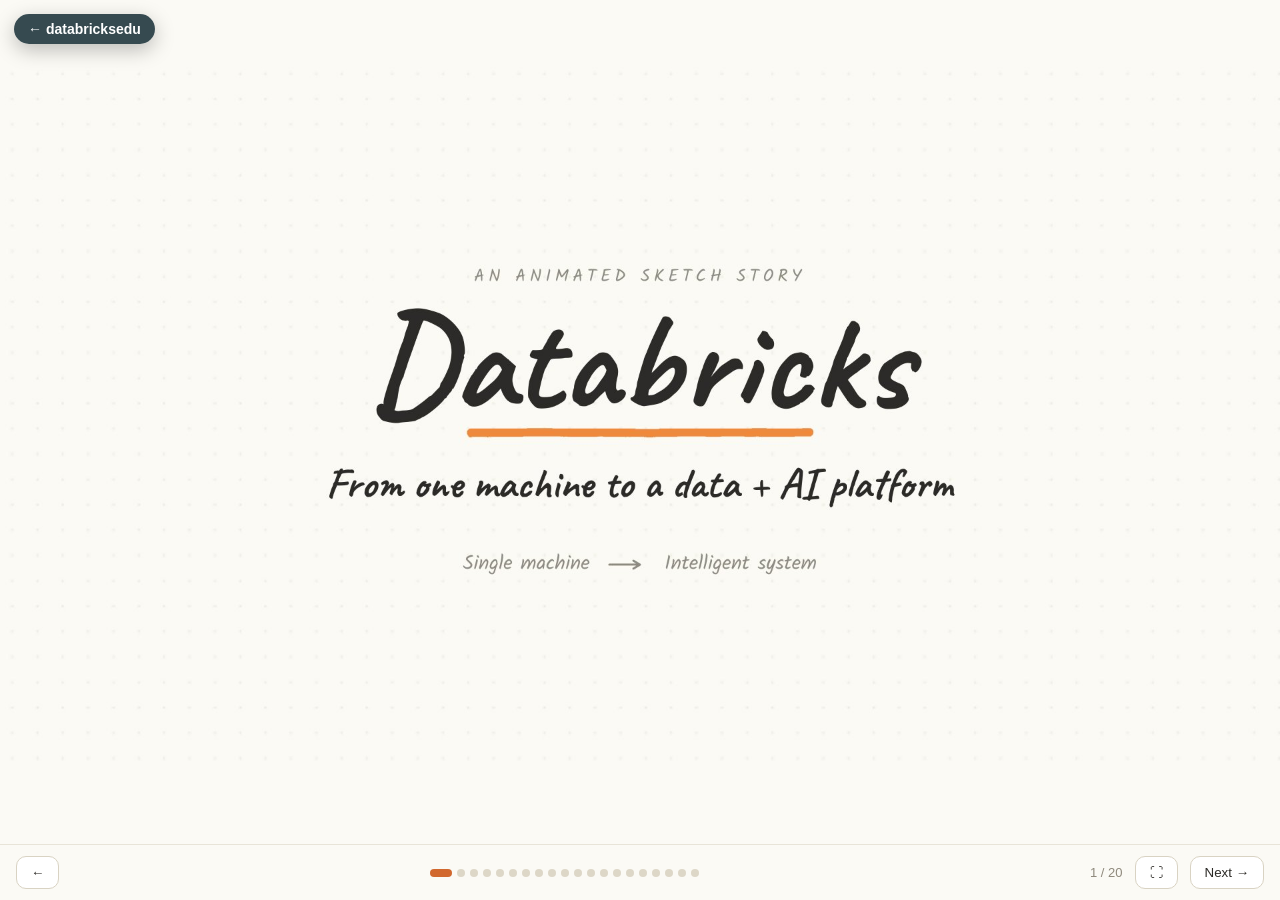
<file: site/extras/databricks-story/index.html>
<!DOCTYPE html>
<html lang="en">
<head>
<meta charset="utf-8">
<meta name="viewport" content="width=device-width, initial-scale=1">
<title>The Databricks story · databricksedu</title>
<style>
  :root { --paper: #fbfaf5; --ink: #2c2a26; --accent: #d1682e; --soft: #8f897c; }
  html, body { margin: 0; height: 100%; background: var(--paper); color: var(--ink);
    font-family: -apple-system, BlinkMacSystemFont, "Segoe UI", Roboto, sans-serif; overflow: hidden; }
  #stage { position: fixed; inset: 0 0 56px 0; display: flex; align-items: center; justify-content: center; }
  #stage img { position: absolute; max-width: 100%; max-height: 100%; object-fit: contain;
    opacity: 0; transform: translateY(8px); transition: opacity .45s ease, transform .45s ease; }
  #stage img.on { opacity: 1; transform: none; }
  #bar { position: fixed; left: 0; right: 0; bottom: 0; height: 56px; display: flex; align-items: center;
    gap: 12px; padding: 0 16px; box-sizing: border-box; border-top: 1px solid #e8e4d8; background: var(--paper); }
  button { border: 1px solid #d9d3c3; background: #fff; color: var(--ink); border-radius: 10px; padding: 8px 14px;
    font: 600 14px/1 inherit; cursor: pointer; }
  button:hover { border-color: var(--accent); color: var(--accent); }
  #dots { flex: 1; display: flex; gap: 5px; justify-content: center; flex-wrap: wrap; }
  #dots span { width: 8px; height: 8px; border-radius: 50%; background: #ddd7c7; cursor: pointer; }
  #dots span.on { background: var(--accent); width: 22px; border-radius: 6px; }
  #count { color: var(--soft); font-size: 13px; min-width: 52px; text-align: right; }
  #prev, #next { position: fixed; top: 0; bottom: 56px; width: 18%; background: transparent; border: 0; border-radius: 0;
    cursor: pointer; padding: 0; }
  #prev { left: 0; cursor: w-resize; } #next { right: 0; cursor: e-resize; }
  #prev:hover, #next:hover { background: transparent; }
  @media (max-width: 600px) { #dots { display: none; } }
</style>
</head>
<body>
<div id="stage"></div>
<button id="prev" aria-label="Previous slide"></button>
<button id="next" aria-label="Next slide"></button>
<div id="bar">
  <button id="bPrev" title="Previous (←)">←</button>
  <div id="dots"></div>
  <span id="count"></span>
  <button id="bFull" title="Full screen (F)">⛶</button>
  <button id="bNext" title="Next (→)">Next →</button>
</div>
<script>
(function () {
  var N = 20, i = 0, stage = document.getElementById('stage'), imgs = [];
  for (var k = 1; k <= N; k++) {
    var im = document.createElement('img');
    im.src = 'slides/s-' + (k < 10 ? '0' : '') + k + '.jpg';
    im.alt = 'The Databricks story, slide ' + k;
    im.loading = k < 3 ? 'eager' : 'lazy';
    stage.appendChild(im); imgs.push(im);
    var d = document.createElement('span'); d.dataset.k = k - 1;
    d.onclick = function () { go(+this.dataset.k); };
    document.getElementById('dots').appendChild(d);
  }
  var dots = document.getElementById('dots').children;
  function go(n) {
    i = Math.max(0, Math.min(N - 1, n));
    for (var k = 0; k < N; k++) { imgs[k].classList.toggle('on', k === i); dots[k].classList.toggle('on', k === i); }
    if (imgs[i + 1]) imgs[i + 1].loading = 'eager';
    document.getElementById('count').textContent = (i + 1) + ' / ' + N;
    document.getElementById('bNext').textContent = i === N - 1 ? 'Back to start' : 'Next →';
    try { history.replaceState(null, '', '#' + (i + 1)); } catch (e) { }
  }
  function next() { go(i === N - 1 ? 0 : i + 1); }
  function full() {
    if (document.fullscreenElement) document.exitFullscreen();
    else if (document.documentElement.requestFullscreen) document.documentElement.requestFullscreen();
  }
  document.getElementById('prev').onclick = document.getElementById('bPrev').onclick = function () { go(i - 1); };
  document.getElementById('next').onclick = document.getElementById('bNext').onclick = next;
  document.getElementById('bFull').onclick = full;
  document.addEventListener('keydown', function (e) {
    if (e.key === 'ArrowRight' || e.key === 'PageDown' || e.key === ' ') { e.preventDefault(); next(); }
    else if (e.key === 'ArrowLeft' || e.key === 'PageUp') go(i - 1);
    else if (e.key === 'Home') go(0);
    else if (e.key === 'End') go(N - 1);
    else if (e.key === 'f' || e.key === 'F') full();
  });
  var x0 = null;
  stage.addEventListener('touchstart', function (e) { x0 = e.touches[0].clientX; }, { passive: true });
  stage.addEventListener('touchend', function (e) {
    if (x0 === null) return; var dx = e.changedTouches[0].clientX - x0; x0 = null;
    if (Math.abs(dx) > 40) go(dx < 0 ? i + 1 : i - 1);
  });
  go((parseInt(location.hash.slice(1), 10) || 1) - 1);
})();
</script>
<script src="../_shared/back.js"></script>
</body>
</html>
</file>
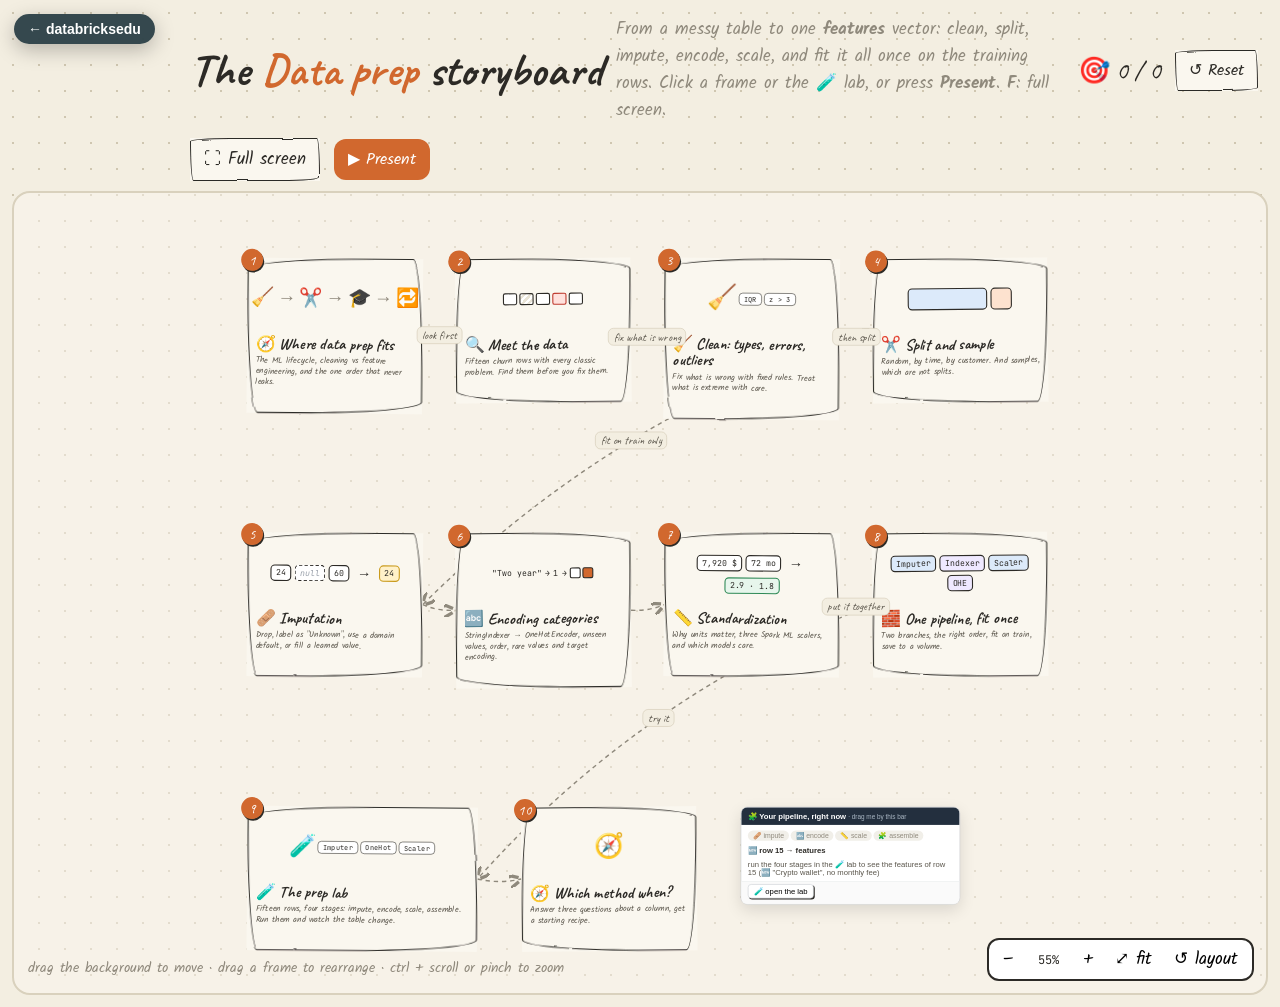
<file: site/extras/dataprep-storyboard/index.html>
<!DOCTYPE html>
<html lang="en">
<head>
<meta charset="utf-8">
<meta name="viewport" content="width=device-width, initial-scale=1">
<title>Data preparation storyboard · databricksedu</title>
<meta name="description" content="An interactive storyboard about preparing data for machine learning on Databricks: the workflow, exploring and cleaning data, outliers, splits and sampling, imputation, categorical encoding, standardization and Spark ML pipelines, with a lab where you run Imputer, StringIndexer, OneHotEncoder and a scaler on one small table and see every result.">
<link rel="preconnect" href="https://fonts.googleapis.com">
<link rel="preconnect" href="https://fonts.gstatic.com" crossorigin>
<link href="https://fonts.googleapis.com/css2?family=Caveat:wght@500;600;700&family=Kalam:wght@400;700&family=JetBrains+Mono:wght@400;600&display=swap" rel="stylesheet">
<link rel="stylesheet" href="../delta-storyboard/style.css">
<link rel="stylesheet" href="../optimization-storyboard/opt.css">
<link rel="stylesheet" href="../governance-storyboard/gov.css">
<link rel="stylesheet" href="prep.css">
</head>
<body>
<svg width="0" height="0" style="position:absolute" aria-hidden="true">
  <filter id="rough"><feTurbulence type="fractalNoise" baseFrequency="0.025" numOctaves="2" seed="3" result="n"/>
    <feDisplacementMap in="SourceGraphic" in2="n" scale="3.2" xChannelSelector="R" yChannelSelector="G"/></filter>
</svg>

<header class="top">
  <h1>The <span>Data prep</span> storyboard</h1>
  <div class="sub">From a messy table to one <b>features</b> vector: clean, split, impute, encode, scale, and fit it all once on the training rows. Click a frame or the 🧪 lab, or press <b>Present</b>. <b>F</b>: full screen.</div>
  <span id="score" title="Questions answered correctly">🎯 0 / 0</span>
  <button class="pill sk thin" id="bReset" title="Forget progress, answers and the lab">↺ Reset</button>
  <button class="pill primary" id="bPresent">▶ Present</button>
</header>

<main id="board">
  <div id="canvas"></div>
  <div class="zoom">
    <button id="zout" title="Zoom out">−</button><span id="zoomv">100%</span><button id="zin" title="Zoom in">+</button>
    <button id="zfit" title="Fit the whole board">⤢ fit</button><button id="zlayout" title="Put the frames back where they were">↺ layout</button>
  </div>
  <div class="boardhint">drag the background to move · drag a frame to rearrange · ctrl + scroll or pinch to zoom</div>
</main>

<div id="win" role="dialog" aria-modal="true">
  <div class="window">
    <div class="wbar">
      <div class="dots"><i id="wClose" title="Close"></i><i></i><i></i></div>
      <div class="wt" id="wTitle"></div>
      <button id="wPrevScene" title="Previous frame">◀ frame</button>
      <button id="wNextScene" title="Next frame">frame ▶</button>
      <button id="wX" title="Close (Esc)">✕</button>
    </div>
    <div class="wbody" id="wBody"></div>
    <div class="wfoot">
      <button class="btn" id="sPrev">← Back</button>
      <div class="steps" id="sDots"></div>
      <button class="btn acc" id="sNext">Next →</button>
    </div>
  </div>
</div>

<script src="lab.js"></script>
<script src="../_shared/storyboard.js"></script>
<script src="scenes.js"></script>
<script src="board.js"></script>
<script src="../_shared/fullscreen.js"></script>
<script src="../_shared/back.js"></script>
</body>
</html>
</file>
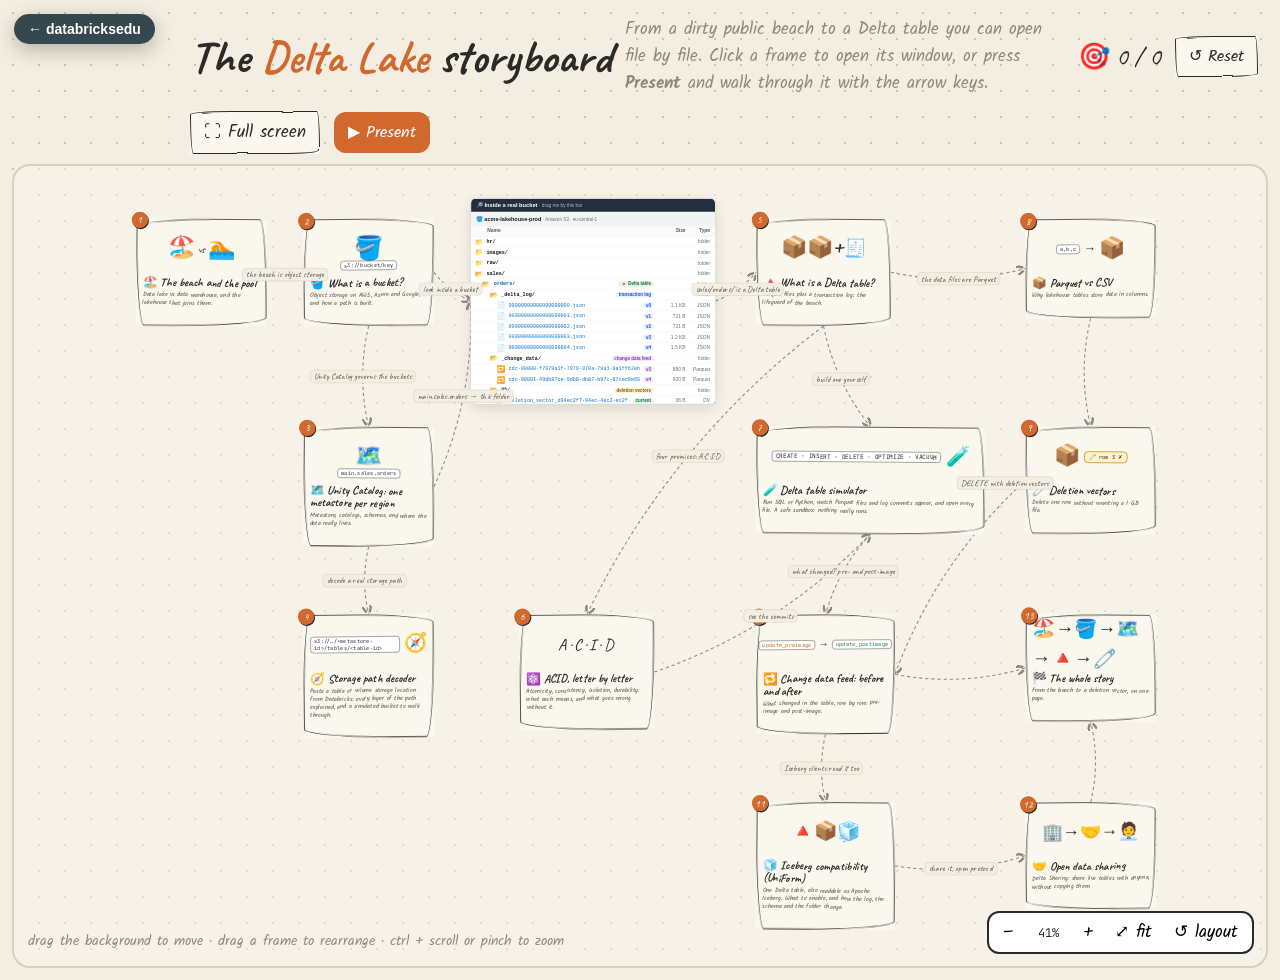
<file: site/extras/delta-storyboard/index.html>
<!DOCTYPE html>
<html lang="en">
<head>
<meta charset="utf-8">
<meta name="viewport" content="width=device-width, initial-scale=1">
<title>Delta Lake storyboard · databricksedu</title>
<meta name="description" content="An interactive storyboard: data lake vs warehouse, buckets, Unity Catalog, Delta tables, Parquet, ACID, deletion vectors, Iceberg compatibility and open data sharing, with a Delta table simulator and a storage path decoder.">
<link rel="preconnect" href="https://fonts.googleapis.com">
<link rel="preconnect" href="https://fonts.gstatic.com" crossorigin>
<link href="https://fonts.googleapis.com/css2?family=Caveat:wght@500;600;700&family=Kalam:wght@400;700&family=JetBrains+Mono:wght@400;600&display=swap" rel="stylesheet">
<link rel="stylesheet" href="style.css">
</head>
<body>
<svg width="0" height="0" style="position:absolute" aria-hidden="true">
  <filter id="rough"><feTurbulence type="fractalNoise" baseFrequency="0.025" numOctaves="2" seed="3" result="n"/>
    <feDisplacementMap in="SourceGraphic" in2="n" scale="3.2" xChannelSelector="R" yChannelSelector="G"/></filter>
</svg>

<header class="top">
  <h1>The <span>Delta Lake</span> storyboard</h1>
  <div class="sub">From a dirty public beach to a Delta table you can open file by file. Click a frame to open its window, or press <b>Present</b> and walk through it with the arrow keys.</div>
  <span id="score" title="Questions answered correctly">🎯 0 / 0</span>
  <button class="pill sk thin" id="bReset" title="Forget progress and answers">↺ Reset</button>
  <button class="pill primary" id="bPresent">▶ Present</button>
</header>

<main id="board">
  <div id="canvas"></div>
  <div class="zoom">
    <button id="zout" title="Zoom out">−</button><span id="zoomv">100%</span><button id="zin" title="Zoom in">+</button>
    <button id="zfit" title="Fit the whole board">⤢ fit</button><button id="zlayout" title="Put the frames back where they were">↺ layout</button>
  </div>
  <div class="boardhint">drag the background to move · drag a frame to rearrange · ctrl + scroll or pinch to zoom</div>
</main>

<div id="win" role="dialog" aria-modal="true">
  <div class="window">
    <div class="wbar">
      <div class="dots"><i id="wClose" title="Close"></i><i></i><i></i></div>
      <div class="wt" id="wTitle"></div>
      <button id="wPrevScene" title="Previous frame">◀ frame</button>
      <button id="wNextScene" title="Next frame">frame ▶</button>
      <button id="wX" title="Close (Esc)">✕</button>
    </div>
    <div class="wbody" id="wBody"></div>
    <div class="wfoot">
      <button class="btn" id="sPrev">← Back</button>
      <div class="steps" id="sDots"></div>
      <button class="btn acc" id="sNext">Next →</button>
    </div>
  </div>
</div>

<script src="scenes-more.js"></script>
<script src="board.js"></script>
<script src="sim.js"></script>
<script src="paths.js"></script>
<script src="../_shared/fullscreen.js"></script>
<script src="../_shared/back.js"></script>
</body>
</html>
</file>
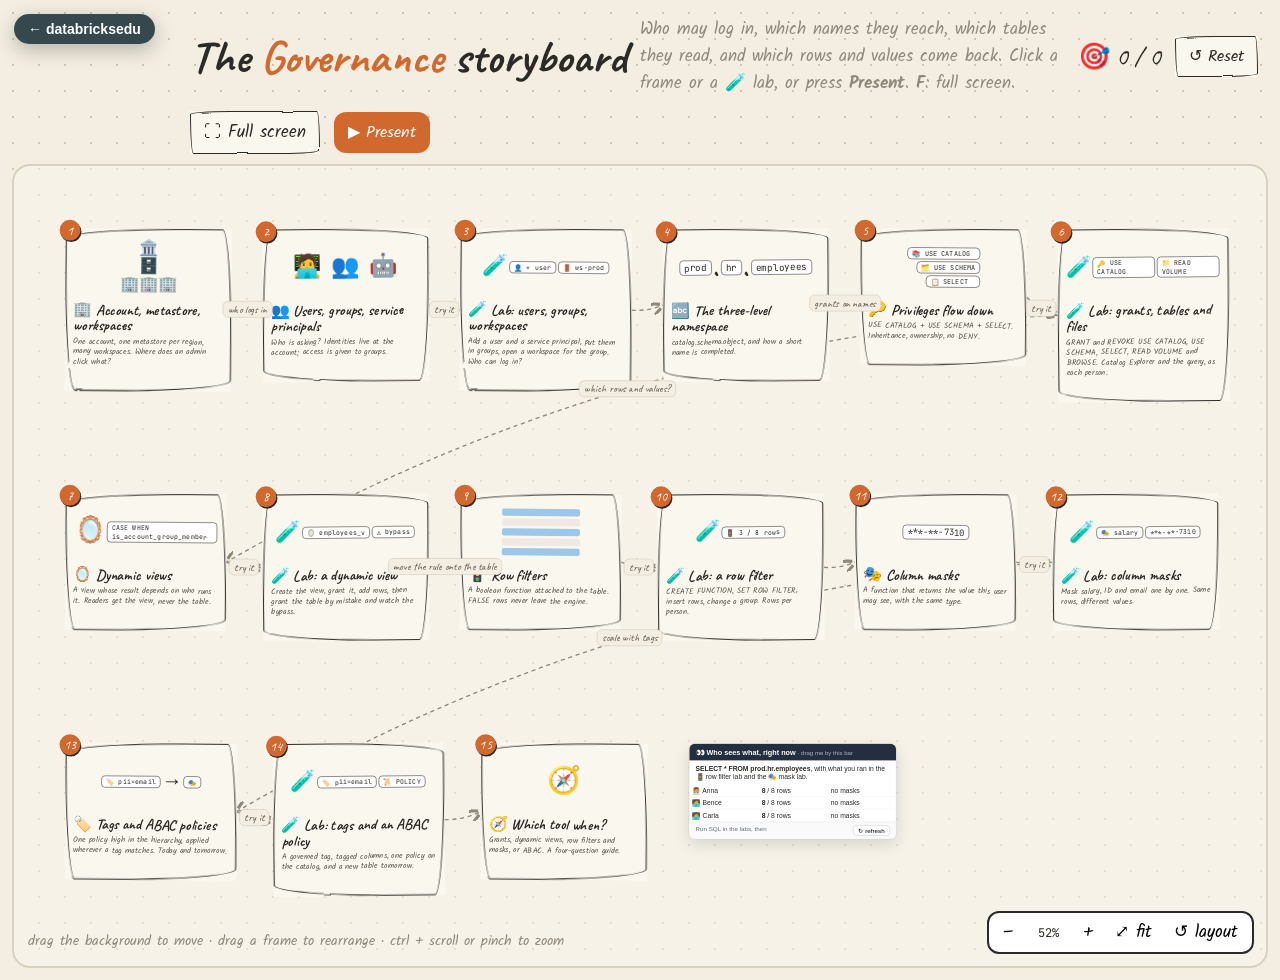
<file: site/extras/governance-storyboard/index.html>
<!DOCTYPE html>
<html lang="en">
<head>
<meta charset="utf-8">
<meta name="viewport" content="width=device-width, initial-scale=1">
<title>Governance storyboard · databricksedu</title>
<meta name="description" content="An interactive storyboard about Unity Catalog administration: account and workspaces, users, groups and service principals, the three-level namespace, privileges, dynamic views, row filters, column masks and ABAC policies, with six small labs where you run the SQL and see what each user gets.">
<link rel="preconnect" href="https://fonts.googleapis.com">
<link rel="preconnect" href="https://fonts.gstatic.com" crossorigin>
<link href="https://fonts.googleapis.com/css2?family=Caveat:wght@500;600;700&family=Kalam:wght@400;700&family=JetBrains+Mono:wght@400;600&display=swap" rel="stylesheet">
<link rel="stylesheet" href="../delta-storyboard/style.css">
<link rel="stylesheet" href="../optimization-storyboard/opt.css">
<link rel="stylesheet" href="gov.css">
</head>
<body>
<svg width="0" height="0" style="position:absolute" aria-hidden="true">
  <filter id="rough"><feTurbulence type="fractalNoise" baseFrequency="0.025" numOctaves="2" seed="3" result="n"/>
    <feDisplacementMap in="SourceGraphic" in2="n" scale="3.2" xChannelSelector="R" yChannelSelector="G"/></filter>
</svg>

<header class="top">
  <h1>The <span>Governance</span> storyboard</h1>
  <div class="sub">Who may log in, which names they reach, which tables they read, and which rows and values come back. Click a frame or a 🧪 lab, or press <b>Present</b>. <b>F</b>: full screen.</div>
  <span id="score" title="Questions answered correctly">🎯 0 / 0</span>
  <button class="pill sk thin" id="bReset" title="Forget progress, answers and the lab">↺ Reset</button>
  <button class="pill primary" id="bPresent">▶ Present</button>
</header>

<main id="board">
  <div id="canvas"></div>
  <div class="zoom">
    <button id="zout" title="Zoom out">−</button><span id="zoomv">100%</span><button id="zin" title="Zoom in">+</button>
    <button id="zfit" title="Fit the whole board">⤢ fit</button><button id="zlayout" title="Put the frames back where they were">↺ layout</button>
  </div>
  <div class="boardhint">drag the background to move · drag a frame to rearrange · ctrl + scroll or pinch to zoom</div>
</main>

<div id="win" role="dialog" aria-modal="true">
  <div class="window">
    <div class="wbar">
      <div class="dots"><i id="wClose" title="Close"></i><i></i><i></i></div>
      <div class="wt" id="wTitle"></div>
      <button id="wPrevScene" title="Previous frame">◀ frame</button>
      <button id="wNextScene" title="Next frame">frame ▶</button>
      <button id="wX" title="Close (Esc)">✕</button>
    </div>
    <div class="wbody" id="wBody"></div>
    <div class="wfoot">
      <button class="btn" id="sPrev">← Back</button>
      <div class="steps" id="sDots"></div>
      <button class="btn acc" id="sNext">Next →</button>
    </div>
  </div>
</div>

<script src="lab.js"></script>
<script src="../_shared/storyboard.js"></script>
<script src="scenes.js"></script>
<script src="board.js"></script>
<script src="../_shared/fullscreen.js"></script>
<script src="../_shared/back.js"></script>
</body>
</html>
</file>
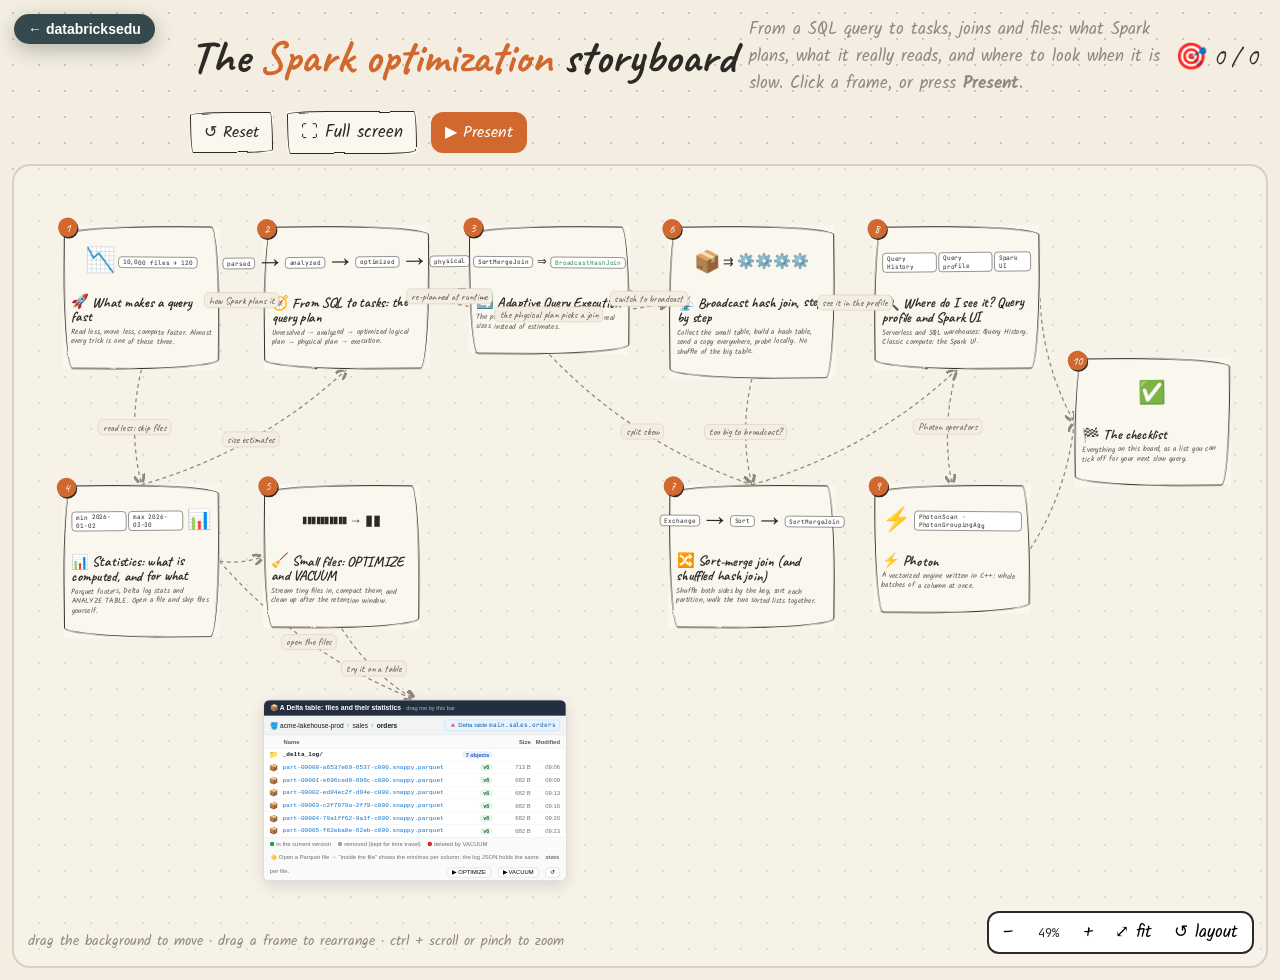
<file: site/extras/optimization-storyboard/index.html>
<!DOCTYPE html>
<html lang="en">
<head>
<meta charset="utf-8">
<meta name="viewport" content="width=device-width, initial-scale=1">
<title>Spark optimization storyboard · databricksedu</title>
<meta name="description" content="An interactive storyboard about Spark and Databricks performance: query plans, AQE, statistics, OPTIMIZE and VACUUM, broadcast hash join, sort-merge join, query profile, Spark UI and Photon.">
<link rel="preconnect" href="https://fonts.googleapis.com">
<link rel="preconnect" href="https://fonts.gstatic.com" crossorigin>
<link href="https://fonts.googleapis.com/css2?family=Caveat:wght@500;600;700&family=Kalam:wght@400;700&family=JetBrains+Mono:wght@400;600&display=swap" rel="stylesheet">
<link rel="stylesheet" href="../delta-storyboard/style.css">
<link rel="stylesheet" href="opt.css">
</head>
<body>
<svg width="0" height="0" style="position:absolute" aria-hidden="true">
  <filter id="rough"><feTurbulence type="fractalNoise" baseFrequency="0.025" numOctaves="2" seed="3" result="n"/>
    <feDisplacementMap in="SourceGraphic" in2="n" scale="3.2" xChannelSelector="R" yChannelSelector="G"/></filter>
</svg>

<header class="top">
  <h1>The <span>Spark optimization</span> storyboard</h1>
  <div class="sub">From a SQL query to tasks, joins and files: what Spark plans, what it really reads, and where to look when it is slow. Click a frame, or press <b>Present</b>.</div>
  <span id="score" title="Questions answered correctly">🎯 0 / 0</span>
  <button class="pill sk thin" id="bReset" title="Forget progress and answers">↺ Reset</button>
  <button class="pill primary" id="bPresent">▶ Present</button>
</header>

<main id="board">
  <div id="canvas"></div>
  <div class="zoom">
    <button id="zout" title="Zoom out">−</button><span id="zoomv">100%</span><button id="zin" title="Zoom in">+</button>
    <button id="zfit" title="Fit the whole board">⤢ fit</button><button id="zlayout" title="Put the frames back where they were">↺ layout</button>
  </div>
  <div class="boardhint">drag the background to move · drag a frame to rearrange · ctrl + scroll or pinch to zoom</div>
</main>

<div id="win" role="dialog" aria-modal="true">
  <div class="window">
    <div class="wbar">
      <div class="dots"><i id="wClose" title="Close"></i><i></i><i></i></div>
      <div class="wt" id="wTitle"></div>
      <button id="wPrevScene" title="Previous frame">◀ frame</button>
      <button id="wNextScene" title="Next frame">frame ▶</button>
      <button id="wX" title="Close (Esc)">✕</button>
    </div>
    <div class="wbody" id="wBody"></div>
    <div class="wfoot">
      <button class="btn" id="sPrev">← Back</button>
      <div class="steps" id="sDots"></div>
      <button class="btn acc" id="sNext">Next →</button>
    </div>
  </div>
</div>

<script src="../delta-storyboard/sim.js"></script>
<script src="../_shared/storyboard.js"></script>
<script src="scenes1.js"></script>
<script src="scenes2.js"></script>
<script src="board.js"></script>
<script src="../_shared/fullscreen.js"></script>
<script src="../_shared/back.js"></script>
</body>
</html>
</file>
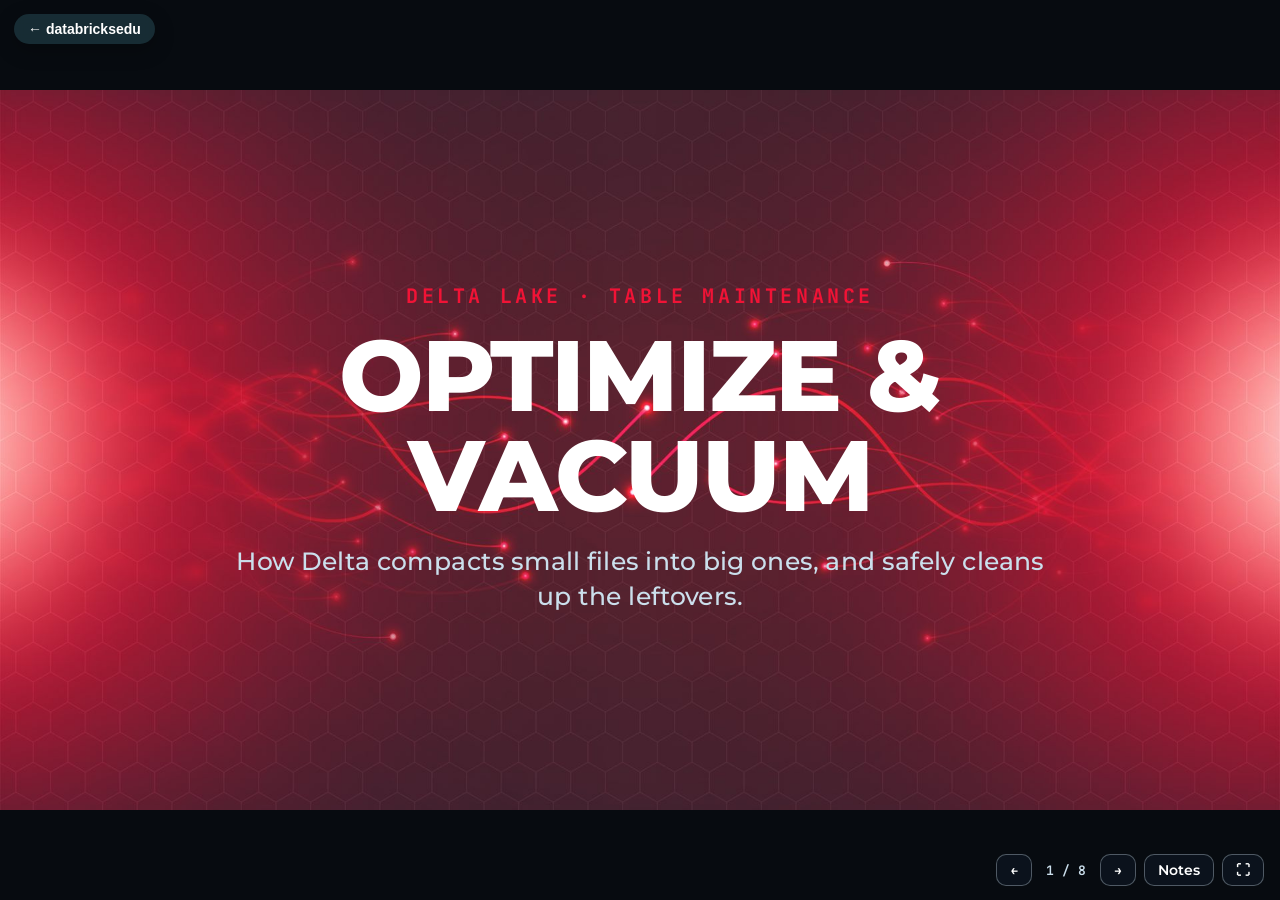
<file: site/extras/optimize-vacuum/index.html>
<!DOCTYPE html>
<html lang="en">
<head>
<meta charset="utf-8">
<meta name="viewport" content="width=device-width, initial-scale=1">
<title>OPTIMIZE &amp; VACUUM · databricksedu</title>
<link rel="preconnect" href="https://fonts.googleapis.com">
<link rel="preconnect" href="https://fonts.gstatic.com" crossorigin>
<link href="https://fonts.googleapis.com/css2?family=JetBrains+Mono:wght@400;600;700&family=Montserrat:wght@400;500;600;700;800&display=swap" rel="stylesheet">
<style>
  :root { --navy: #0E1620; --navy2: #1C2A3A; --navy3: #253548; --navy4: #33445A; --ice: #CBDFEC; --red: #F11336; --white: #fff; }
  html, body { margin: 0; height: 100%; background: #070b10; overflow: hidden; font-family: Montserrat, -apple-system, "Segoe UI", sans-serif; }
  #viewport { position: fixed; inset: 0; display: flex; align-items: center; justify-content: center; }
  #deck { position: relative; width: 1920px; height: 1080px; flex: none; transform-origin: center center; }
  .slide { position: absolute; inset: 0; background: var(--navy) center/cover no-repeat url(bg-slide.jpg); color: var(--white);
    padding: 120px 150px; box-sizing: border-box; opacity: 0; visibility: hidden; transition: opacity .6s ease, visibility .6s; }
  .slide.cover { background-image: url(bg-cover.jpg); display: flex; flex-direction: column; justify-content: center; align-items: center; text-align: center; }
  .slide.on { opacity: 1; visibility: visible; }
  .kicker { font: 700 30px/1 "JetBrains Mono", monospace; letter-spacing: .18em; color: var(--red); text-transform: uppercase; }
  h1 { font-size: 150px; font-weight: 800; margin: 30px 0 26px; letter-spacing: -.02em; line-height: 1; }
  h2 { font-size: 92px; font-weight: 800; margin: 22px 0 18px; letter-spacing: -.01em; }
  p.lead { font-size: 38px; line-height: 1.4; color: var(--ice); max-width: 1500px; margin: 0; font-weight: 500; }
  .cover p.lead { max-width: 1250px; }
  code, .mono { font-family: "JetBrains Mono", monospace; }
  .code { display: inline-flex; align-items: center; gap: 22px; margin-top: 46px; background: rgba(14,22,32,.82); border: 2px solid var(--navy4);
    border-radius: 18px; padding: 26px 38px; font: 600 44px/1 "JetBrains Mono", monospace; }
  .code b { color: var(--red); } .code i { color: var(--ice); font-style: normal; }
  /* reveal: children with --d animate in after the slide becomes active */
  .rv { opacity: 0; transform: translateY(26px); transition: opacity .6s ease, transform .6s cubic-bezier(.2,.7,.2,1); transition-delay: calc(var(--d, 0) * 1s); }
  .on .rv { opacity: 1; transform: none; }
  /* file tiles */
  .grid { display: grid; grid-template-columns: repeat(7, 1fr); gap: 16px; margin-top: 50px; width: 1240px; }
  .tile { background: rgba(37,53,72,.88); border: 2px solid var(--navy4); border-radius: 14px; padding: 16px 18px; position: relative;
    font: 600 22px/1.25 "JetBrains Mono", monospace; color: var(--ice); opacity: 0; transform: scale(.85);
    transition: opacity .35s ease, transform .35s ease, filter .5s, background .5s; transition-delay: calc(var(--k) * 35ms + .3s); }
  .tile small { display: block; color: #9fb3c6; font-size: 19px; font-weight: 400; margin-top: 4px; }
  .on .tile { opacity: 1; transform: none; }
  .tile.old { filter: grayscale(1); opacity: .35 !important; }
  .tile .x { position: absolute; right: 12px; top: 10px; color: var(--red); font-size: 30px; font-weight: 700; opacity: 0;
    transition: opacity .3s; transition-delay: calc(var(--k) * 50ms + 1s); }
  .on .tile .x { opacity: 1; }
  .big { display: flex; gap: 34px; margin-top: 50px; }
  .bigfile { width: 380px; height: 250px; border-radius: 22px; background: linear-gradient(160deg, rgba(241,19,54,.32), rgba(37,53,72,.92));
    border: 3px solid var(--red); box-sizing: border-box; padding: 30px; display: flex; flex-direction: column; justify-content: flex-end;
    font: 700 30px/1.3 "JetBrains Mono", monospace; box-shadow: 0 20px 60px rgba(241,19,54,.25); }
  .bigfile small { color: var(--ice); font-weight: 400; font-size: 26px; }
  .stats { position: absolute; right: 150px; top: 330px; display: flex; flex-direction: column; gap: 26px; }
  .stat { background: rgba(14,22,32,.8); border: 2px solid var(--navy4); border-radius: 20px; padding: 26px 36px; min-width: 300px; }
  .stat .l { font: 700 22px/1 "JetBrains Mono", monospace; color: #9fb3c6; letter-spacing: .14em; }
  .stat .v { font-size: 76px; font-weight: 800; margin-top: 10px; }
  .stat .v em { color: var(--red); font-style: normal; }
  .stat .s { font-size: 22px; color: var(--ice); margin-top: 4px; }
  .row { display: flex; align-items: center; gap: 40px; }
  .arrow { font-size: 80px; color: var(--red); font-weight: 800; }
  .split { display: flex; gap: 60px; margin-top: 46px; align-items: flex-start; }
  .label { font: 700 24px/1 "JetBrains Mono", monospace; letter-spacing: .1em; color: var(--ice); text-transform: uppercase; margin-bottom: 18px; }
  .days { display: grid; grid-template-columns: repeat(8, 1fr); gap: 14px; margin-top: 60px; width: 1620px; }
  .day { border-radius: 18px; padding: 26px 18px; text-align: center; border: 2px solid var(--navy4); background: rgba(37,53,72,.85); }
  .day b { display: block; font-size: 34px; } .day span { display: block; margin-top: 10px; font: 600 21px/1 "JetBrains Mono", monospace; color: var(--ice); }
  .day.mark { border-color: var(--ice); } .day.del { border-color: var(--red); background: rgba(241,19,54,.25); }
  .day.del span { color: #fff; }
  .conf { margin-top: 46px; font: 600 30px/1 "JetBrains Mono", monospace; color: var(--ice); }
  .conf b { color: var(--red); }
  .end h1 { font-size: 120px; } .end h1 span { color: var(--red); }
  .pair { display: flex; gap: 40px; margin-top: 60px; }
  .pair .code { margin: 0; font-size: 38px; }
  #ui { position: fixed; right: 16px; bottom: 14px; display: flex; gap: 8px; align-items: center; z-index: 10; }
  #ui button { border: 1px solid rgba(203,223,236,.35); background: rgba(14,22,32,.75); color: #fff; border-radius: 10px; padding: 8px 13px;
    font: 600 14px/1 Montserrat, sans-serif; cursor: pointer; }
  #ui button:hover { border-color: var(--red); }
  #count { color: #CBDFEC; font: 600 13px/1 "JetBrains Mono", monospace; margin: 0 6px; }
  #notes { position: fixed; left: 16px; right: 16px; bottom: 60px; max-width: 900px; margin: 0 auto; background: rgba(14,22,32,.92); color: #CBDFEC;
    border: 1px solid #33445A; border-radius: 12px; padding: 12px 16px; font: 500 15px/1.5 Montserrat, sans-serif; display: none; z-index: 10; }
  #notes.on { display: block; }
</style>
</head>
<body>
<div id="viewport"><div id="deck">

  <section class="slide cover" data-note="Delta Lake table maintenance: OPTIMIZE compacts small files, VACUUM cleans up the leftovers.">
    <div class="kicker rv">Delta Lake · Table maintenance</div>
    <h1 class="rv" style="--d:.15">OPTIMIZE &amp; VACUUM</h1>
    <p class="lead rv" style="--d:.3">How Delta compacts small files into big ones, and safely cleans up the leftovers.</p>
  </section>

  <section class="slide" data-note="Streaming and frequent writes create thousands of tiny files. Every query has to open each one.">
    <div class="kicker rv">The small-file problem</div>
    <h2 class="rv" style="--d:.1">Thousands of tiny files</h2>
    <p class="lead rv" style="--d:.2; max-width:1080px">Streaming and frequent writes scatter data into thousands of tiny files. Every query pays to open each one.</p>
    <div class="grid" id="smallGrid"></div>
    <div class="stats">
      <div class="stat rv" style="--d:.5"><div class="l">ROWS</div><div class="v">4.21 M</div></div>
      <div class="stat rv" style="--d:.7"><div class="l">FILES</div><div class="v"><em>280</em></div><div class="s">28 of them shown</div></div>
    </div>
  </section>

  <section class="slide" data-note="OPTIMIZE bin-packs the small files into a few large files, targeting around 1 GB each.">
    <div class="kicker rv">OPTIMIZE</div>
    <h2 class="rv" style="--d:.1">Bin-packing</h2>
    <p class="lead rv" style="--d:.2">Rewrites the small files into a few large files, targeting ~1 GB each.</p>
    <div class="code rv" style="--d:.4"><b>OPTIMIZE</b> <i>events_delta;</i></div>
    <div class="big">
      <div class="bigfile rv" style="--d:.8">part-a01.parquet<small>~1.0 GB</small></div>
      <div class="bigfile rv" style="--d:1.0">part-a02.parquet<small>~1.0 GB</small></div>
      <div class="bigfile rv" style="--d:1.2">part-a03.parquet<small>~1.0 GB</small></div>
    </div>
  </section>

  <section class="slide" data-note="OPTIMIZE doesn't delete anything. The small files stay on storage so you can still time-travel to older versions.">
    <div class="kicker rv">The old files remain</div>
    <h2 class="rv" style="--d:.1">Nothing is deleted yet</h2>
    <p class="lead rv" style="--d:.2">OPTIMIZE doesn't delete anything: the small files stay on storage, so you can still time travel to older versions.</p>
    <div class="split">
      <div class="rv" style="--d:.4"><div class="label">Current version · 3 files</div>
        <div class="big" style="margin-top:0;flex-direction:column;gap:18px">
          <div class="bigfile" style="height:120px;width:420px">part-a01.parquet<small>~1.0 GB</small></div>
          <div class="bigfile" style="height:120px;width:420px">part-a02.parquet<small>~1.0 GB</small></div>
          <div class="bigfile" style="height:120px;width:420px">part-a03.parquet<small>~1.0 GB</small></div>
        </div></div>
      <div class="rv" style="--d:.6"><div class="label">Older versions · 280 files, still on disk</div>
        <div class="grid old" id="oldGrid" style="margin-top:0;width:1000px"></div></div>
    </div>
  </section>

  <section class="slide" data-note="VACUUM finds files no longer referenced by the current table version and marks them for deletion.">
    <div class="kicker rv">VACUUM</div>
    <h2 class="rv" style="--d:.1">Clean up the leftovers</h2>
    <p class="lead rv" style="--d:.2">VACUUM removes the old files that the current version no longer references.</p>
    <div class="code rv" style="--d:.4"><b>VACUUM</b> <i>events_delta</i> <b>RETAIN</b> <i>168 HOURS;</i></div>
    <div class="grid" id="vacGrid" style="margin-top:44px"></div>
  </section>

  <section class="slide" data-note="Files are only removed once they are older than the retention window, 7 days by default. Recent files stay protected.">
    <div class="kicker rv">7-day retention window</div>
    <h2 class="rv" style="--d:.1">Recent files stay protected</h2>
    <p class="lead rv" style="--d:.2">Files are only removed once they're older than the retention window.</p>
    <div class="days">
      <div class="day mark rv" style="--d:.4"><b>Day 0</b><span>Marked</span></div>
      <div class="day rv" style="--d:.55"><b>Day 1</b><span>Protected</span></div>
      <div class="day rv" style="--d:.7"><b>Day 2</b><span>Protected</span></div>
      <div class="day rv" style="--d:.85"><b>Day 3</b><span>Protected</span></div>
      <div class="day rv" style="--d:1.0"><b>Day 4</b><span>Protected</span></div>
      <div class="day rv" style="--d:1.15"><b>Day 5</b><span>Protected</span></div>
      <div class="day rv" style="--d:1.3"><b>Day 6</b><span>Protected</span></div>
      <div class="day del rv" style="--d:1.6"><b>Day 7</b><span>Deleted</span></div>
    </div>
    <div class="conf rv" style="--d:1.9"><b>delta.deletedFileRetentionDuration</b> = 'interval 7 days' · 168 hours</div>
  </section>

  <section class="slide" data-note="Same rows, far fewer files. Old data files are physically deleted and storage is reclaimed.">
    <div class="kicker rv">Result</div>
    <h2 class="rv" style="--d:.1">Same rows, far fewer files</h2>
    <p class="lead rv" style="--d:.2">The old data files are physically deleted and the storage is reclaimed.</p>
    <div class="row" style="margin-top:56px;gap:30px">
      <div class="stat rv" style="--d:.4"><div class="l">ROWS</div><div class="v">4.21 M</div><div class="s">Unchanged</div></div>
      <div class="stat rv" style="--d:.6"><div class="l">FILES ON DISK</div><div class="v">283 <em>→</em> 3</div><div class="s">After VACUUM</div></div>
      <div class="stat rv" style="--d:.8"><div class="l">IN CURRENT VERSION</div><div class="v">3</div><div class="s">~1 GB each</div></div>
    </div>
    <div class="big">
      <div class="bigfile rv" style="--d:1.0;height:150px">part-a01.parquet<small>~1.0 GB</small></div>
      <div class="bigfile rv" style="--d:1.15;height:150px">part-a02.parquet<small>~1.0 GB</small></div>
      <div class="bigfile rv" style="--d:1.3;height:150px">part-a03.parquet<small>~1.0 GB</small></div>
    </div>
  </section>

  <section class="slide cover end" data-note="Recap: OPTIMIZE for ~1 GB files, VACUUM cleans up after 7 days.">
    <h1 class="rv">Fewer files. Same data.<br><span>Lower cost.</span></h1>
    <div class="pair">
      <div class="code rv" style="--d:.4"><b>OPTIMIZE</b> <i>→ ~1 GB files</i></div>
      <div class="code rv" style="--d:.6"><b>VACUUM</b> <i>→ cleans up after 7 days</i></div>
    </div>
  </section>

</div></div>
<div id="notes"></div>
<div id="ui">
  <button id="bPrev" title="Previous (←)">←</button>
  <span id="count"></span>
  <button id="bNext" title="Next (→)">→</button>
  <button id="bNotes" title="Speaker notes (N)">Notes</button>
  <button id="bFull" title="Full screen (F)">⛶</button>
</div>
<script>
(function () {
  var sizes = [8, 15, 11, 7, 14, 10, 6, 13, 9, 5, 12, 8, 15, 11, 7, 14, 10, 6, 13, 9, 5, 12, 8, 15, 11, 7, 14, 10];
  function fill(id, withX) {
    var g = document.getElementById(id), h = '';
    sizes.forEach(function (mb, k) {
      var n = ('00' + (k + 1)).slice(-3);
      h += '<div class="tile" style="--k:' + k + '">part-' + n + '<small>' + mb + ' MB</small>' + (withX ? '<span class="x">✕</span>' : '') + '</div>';
    });
    g.innerHTML = h;
  }
  fill('smallGrid'); fill('oldGrid'); fill('vacGrid', true);
  document.querySelectorAll('#oldGrid .tile').forEach(function (t) { t.classList.add('old'); });

  var slides = document.querySelectorAll('.slide'), i = 0, deck = document.getElementById('deck');
  function fit() {
    var s = Math.min(window.innerWidth / 1920, window.innerHeight / 1080);
    deck.style.transform = 'scale(' + s + ')';
  }
  function go(n) {
    i = Math.max(0, Math.min(slides.length - 1, n));
    slides.forEach(function (s, k) { s.classList.toggle('on', k === i); });
    document.getElementById('count').textContent = (i + 1) + ' / ' + slides.length;
    document.getElementById('notes').textContent = slides[i].dataset.note || '';
    try { history.replaceState(null, '', '#' + (i + 1)); } catch (e) { }
  }
  function full() {
    if (document.fullscreenElement) document.exitFullscreen();
    else if (document.documentElement.requestFullscreen) document.documentElement.requestFullscreen();
  }
  document.getElementById('bPrev').onclick = function () { go(i - 1); };
  document.getElementById('bNext').onclick = function () { go(i + 1); };
  document.getElementById('bFull').onclick = full;
  document.getElementById('bNotes').onclick = function () { document.getElementById('notes').classList.toggle('on'); };
  document.getElementById('viewport').addEventListener('click', function (e) {
    if (e.target.closest('#ui')) return;
    go(e.clientX > window.innerWidth / 3 ? i + 1 : i - 1);
  });
  document.addEventListener('keydown', function (e) {
    if (e.key === 'ArrowRight' || e.key === 'PageDown' || e.key === ' ') { e.preventDefault(); go(i + 1); }
    else if (e.key === 'ArrowLeft' || e.key === 'PageUp') go(i - 1);
    else if (e.key === 'Home') go(0);
    else if (e.key === 'End') go(slides.length - 1);
    else if (e.key === 'f' || e.key === 'F') full();
    else if (e.key === 'n' || e.key === 'N') document.getElementById('notes').classList.toggle('on');
  });
  window.addEventListener('resize', fit);
  fit();
  go((parseInt(location.hash.slice(1), 10) || 1) - 1);
})();
</script>
<script src="../_shared/back.js"></script>
</body>
</html>
</file>
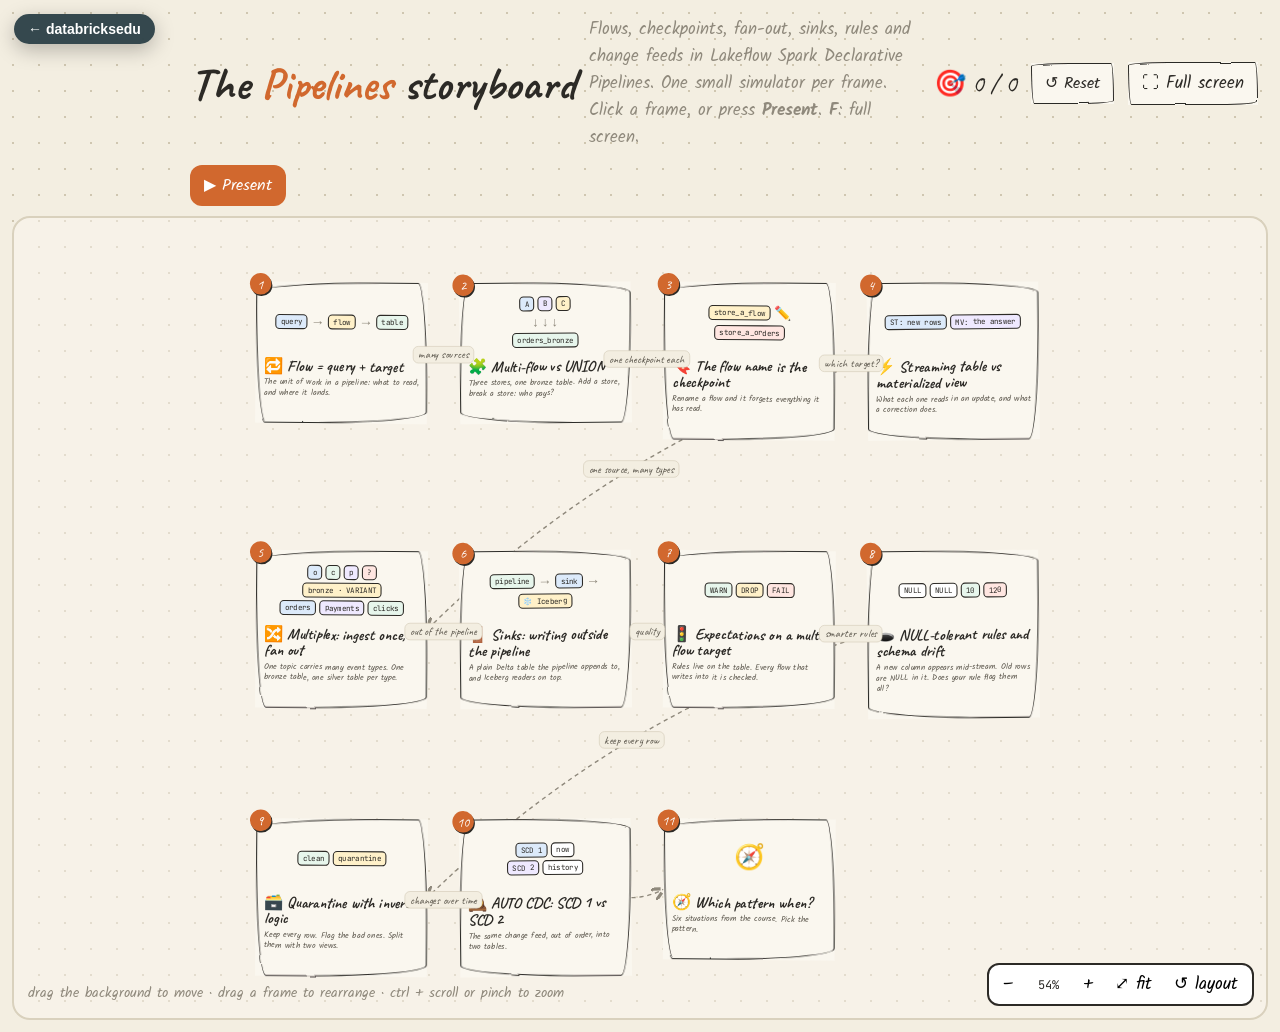
<file: site/extras/pipelines-storyboard/index.html>
<!DOCTYPE html>
<html lang="en">
<head>
<meta charset="utf-8">
<meta name="viewport" content="width=device-width, initial-scale=1">
<title>Pipelines storyboard · databricksedu</title>
<meta name="description" content="An interactive storyboard about advanced Lakeflow Spark Declarative Pipelines: flows and the multi-flow pattern, why the flow name is the checkpoint, streaming tables vs materialized views, multiplex with VARIANT, sinks and Iceberg reads, expectations, NULL-tolerant rules and schema drift, the quarantine pattern and AUTO CDC SCD 1 and 2, with one small simulator per frame.">
<link rel="preconnect" href="https://fonts.googleapis.com">
<link rel="preconnect" href="https://fonts.gstatic.com" crossorigin>
<link href="https://fonts.googleapis.com/css2?family=Caveat:wght@500;600;700&family=Kalam:wght@400;700&family=JetBrains+Mono:wght@400;600&display=swap" rel="stylesheet">
<link rel="stylesheet" href="../delta-storyboard/style.css">
<link rel="stylesheet" href="../optimization-storyboard/opt.css">
<link rel="stylesheet" href="../governance-storyboard/gov.css">
<link rel="stylesheet" href="pipe.css">
</head>
<body>
<svg width="0" height="0" style="position:absolute" aria-hidden="true">
  <filter id="rough"><feTurbulence type="fractalNoise" baseFrequency="0.025" numOctaves="2" seed="3" result="n"/>
    <feDisplacementMap in="SourceGraphic" in2="n" scale="3.2" xChannelSelector="R" yChannelSelector="G"/></filter>
</svg>

<header class="top">
  <h1>The <span>Pipelines</span> storyboard</h1>
  <div class="sub">Flows, checkpoints, fan-out, sinks, rules and change feeds in Lakeflow Spark Declarative Pipelines. One small simulator per frame. Click a frame, or press <b>Present</b>. <b>F</b>: full screen.</div>
  <span id="score" title="Questions answered correctly">🎯 0 / 0</span>
  <button class="pill sk thin" id="bReset" title="Forget progress and answers">↺ Reset</button>
  <button class="pill primary" id="bPresent">▶ Present</button>
</header>

<main id="board">
  <div id="canvas"></div>
  <div class="zoom">
    <button id="zout" title="Zoom out">−</button><span id="zoomv">100%</span><button id="zin" title="Zoom in">+</button>
    <button id="zfit" title="Fit the whole board">⤢ fit</button><button id="zlayout" title="Put the frames back where they were">↺ layout</button>
  </div>
  <div class="boardhint">drag the background to move · drag a frame to rearrange · ctrl + scroll or pinch to zoom</div>
</main>

<div id="win" role="dialog" aria-modal="true">
  <div class="window">
    <div class="wbar">
      <div class="dots"><i id="wClose" title="Close"></i><i></i><i></i></div>
      <div class="wt" id="wTitle"></div>
      <button id="wPrevScene" title="Previous frame">◀ frame</button>
      <button id="wNextScene" title="Next frame">frame ▶</button>
      <button id="wX" title="Close (Esc)">✕</button>
    </div>
    <div class="wbody" id="wBody"></div>
    <div class="wfoot">
      <button class="btn" id="sPrev">← Back</button>
      <div class="steps" id="sDots"></div>
      <button class="btn acc" id="sNext">Next →</button>
    </div>
  </div>
</div>

<script src="../_shared/storyboard.js"></script>
<script src="scenes.js"></script>
<script src="board.js"></script>
<script src="../_shared/fullscreen.js"></script>
<script src="../_shared/back.js"></script>
</body>
</html>
</file>
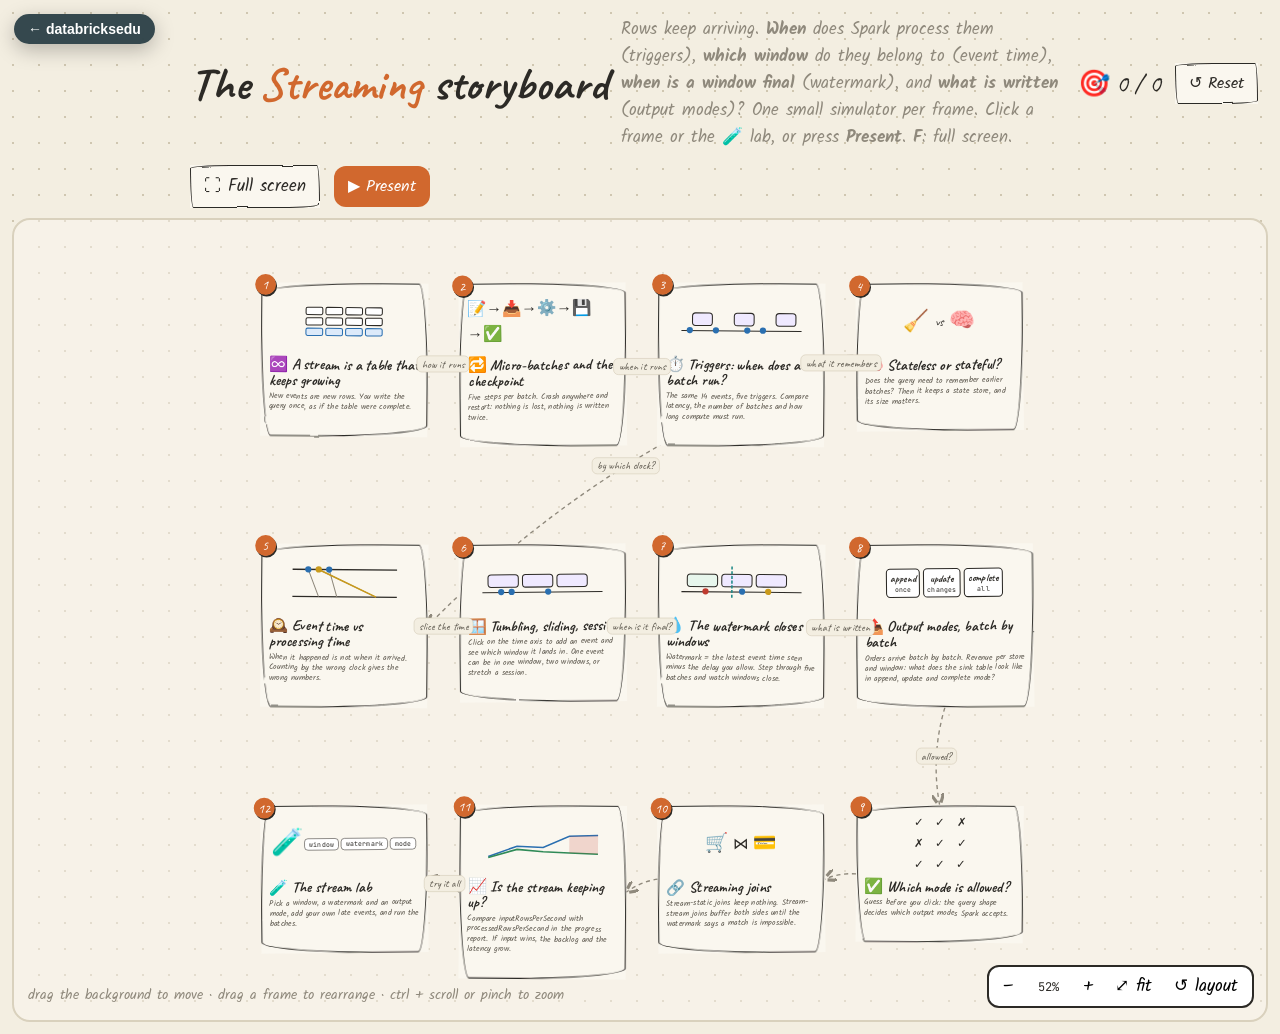
<file: site/extras/streaming-storyboard/index.html>
<!DOCTYPE html>
<html lang="en">
<head>
<meta charset="utf-8">
<meta name="viewport" content="width=device-width, initial-scale=1">
<title>Streaming storyboard · databricksedu</title>
<meta name="description" content="An interactive storyboard about Spark Structured Streaming: the unbounded table, micro-batches and checkpoints, triggers on a time axis, stateless and stateful queries, event time, tumbling, sliding and session windows, watermarks, what append, update and complete output modes write batch by batch, streaming joins and monitoring, with a stream lab.">
<link rel="preconnect" href="https://fonts.googleapis.com">
<link rel="preconnect" href="https://fonts.gstatic.com" crossorigin>
<link href="https://fonts.googleapis.com/css2?family=Caveat:wght@500;600;700&family=Kalam:wght@400;700&family=JetBrains+Mono:wght@400;600&display=swap" rel="stylesheet">
<link rel="stylesheet" href="../delta-storyboard/style.css">
<link rel="stylesheet" href="../optimization-storyboard/opt.css">
<link rel="stylesheet" href="../governance-storyboard/gov.css">
<link rel="stylesheet" href="stream.css">
</head>
<body>
<svg width="0" height="0" style="position:absolute" aria-hidden="true">
  <filter id="rough"><feTurbulence type="fractalNoise" baseFrequency="0.025" numOctaves="2" seed="3" result="n"/>
    <feDisplacementMap in="SourceGraphic" in2="n" scale="3.2" xChannelSelector="R" yChannelSelector="G"/></filter>
</svg>

<header class="top">
  <h1>The <span>Streaming</span> storyboard</h1>
  <div class="sub">Rows keep arriving. <b>When</b> does Spark process them (triggers), <b>which window</b> do they belong to (event time), <b>when is a window final</b> (watermark), and <b>what is written</b> (output modes)? One small simulator per frame. Click a frame or the 🧪 lab, or press <b>Present</b>. <b>F</b>: full screen.</div>
  <span id="score" title="Questions answered correctly">🎯 0 / 0</span>
  <button class="pill sk thin" id="bReset" title="Forget progress, answers and the lab">↺ Reset</button>
  <button class="pill primary" id="bPresent">▶ Present</button>
</header>

<main id="board">
  <div id="canvas"></div>
  <div class="zoom">
    <button id="zout" title="Zoom out">−</button><span id="zoomv">100%</span><button id="zin" title="Zoom in">+</button>
    <button id="zfit" title="Fit the whole board">⤢ fit</button><button id="zlayout" title="Put the frames back where they were">↺ layout</button>
  </div>
  <div class="boardhint">drag the background to move · drag a frame to rearrange · ctrl + scroll or pinch to zoom</div>
</main>

<div id="win" role="dialog" aria-modal="true">
  <div class="window">
    <div class="wbar">
      <div class="dots"><i id="wClose" title="Close"></i><i></i><i></i></div>
      <div class="wt" id="wTitle"></div>
      <button id="wPrevScene" title="Previous frame">◀ frame</button>
      <button id="wNextScene" title="Next frame">frame ▶</button>
      <button id="wX" title="Close (Esc)">✕</button>
    </div>
    <div class="wbody" id="wBody"></div>
    <div class="wfoot">
      <button class="btn" id="sPrev">← Back</button>
      <div class="steps" id="sDots"></div>
      <button class="btn acc" id="sNext">Next →</button>
    </div>
  </div>
</div>

<script src="engine.js"></script>
<script src="lab.js"></script>
<script src="../_shared/storyboard.js"></script>
<script src="scenes1.js"></script>
<script src="scenes2.js"></script>
<script src="board.js"></script>
<script src="../_shared/fullscreen.js"></script>
<script src="../_shared/back.js"></script>
</body>
</html>
</file>
<file: site/extras/delta-storyboard/style.css>
/* Delta Lake storyboard: hand-drawn whiteboard look */
:root {
  --paper: #f3eee1; --paper2: #faf7ef; --ink: #2c2a26; --soft: #8f897c; --line: #d9d1bd;
  --accent: #d1682e; --red: #bf3b2f; --blue: #2a6fb0; --green: #2f8a57; --teal: #1f8a88; --purple: #6b4fb3; --gold: #c99a1b;
  --sand: #ecd9a9; --water: #8fc9e6; --pool: #57b4dd;
  --hand: 'Caveat', cursive; --body: 'Kalam', cursive; --mono: 'JetBrains Mono', ui-monospace, Menlo, monospace;
  --rough: 235px 18px 225px 20px / 20px 220px 22px 235px;
  --rough2: 18px 225px 20px 235px / 220px 20px 235px 22px;
}
* { box-sizing: border-box; }
html, body { margin: 0; min-height: 100%; background: var(--paper); color: var(--ink); font-family: var(--body); }
body { background-image: radial-gradient(#cfc6b0 1px, transparent 1.2px); background-size: 26px 26px; }
button { font-family: inherit; }
a { color: var(--blue); }

/* sketchy outline: a pseudo element with a wobbly SVG filter, so text stays crisp */
.sk { position: relative; }
.sk::before { content: ''; position: absolute; inset: 0; border: 2.5px solid var(--ink); border-radius: var(--rough); filter: url(#rough); pointer-events: none; }
.sk.alt::before { border-radius: var(--rough2); }
.sk.thin::before { border-width: 1.6px; }
.sk.acc::before { border-color: var(--accent); }
.sk.blue::before { border-color: var(--blue); }
.sk.green::before { border-color: var(--green); }
.sk.red::before { border-color: var(--red); }
.sk.soft::before { border-color: var(--soft); border-style: dashed; }

/* ------------------------------------------------------------------ header */
header.top { display: flex; align-items: center; gap: 14px; padding: 16px 22px 6px 190px; flex-wrap: wrap; }
header.top h1 { font-family: var(--hand); font-size: 46px; margin: 0; line-height: 1; }
header.top h1 span { color: var(--accent); }
header.top .sub { font-size: 17px; color: var(--soft); flex: 1 1 320px; }
.pill { display: inline-flex; align-items: center; gap: 6px; padding: 8px 14px; background: var(--paper2); font-size: 16px; cursor: pointer; border: 0; color: var(--ink); }
.pill:hover { color: var(--accent); }
.pill.primary { background: var(--accent); color: #fff; border-radius: 12px; }
.pill.primary:hover { color: #fff; filter: brightness(1.07); }
#score { font-family: var(--hand); font-size: 26px; }

/* ------------------------------------------------------------------ board */
#board { position: relative; height: calc(100vh - 96px); min-height: 420px; margin: 4px 12px 12px; overflow: hidden; border-radius: 18px;
  border: 2px solid #d9d1bd; background: rgba(250,247,239,.45); cursor: grab; touch-action: none; }
#board.panning { cursor: grabbing; }
#canvas { position: absolute; left: 0; top: 0; width: 2700px; height: 1950px; transform-origin: 0 0; }
#arrows { position: absolute; left: 0; top: 0; width: 2700px; height: 1950px; pointer-events: none; overflow: visible; }
#arrows path { fill: none; stroke: var(--soft); stroke-width: 2.6; stroke-dasharray: 8 7; }
.elabel { position: absolute; transform: translate(-50%, -50%); background: var(--paper); border: 1.5px solid #cfc6b0; border-radius: 10px; padding: 2px 9px;
  font-family: var(--hand); font-size: 21px; color: #5b564c; white-space: nowrap; pointer-events: none; }
.zoom { position: absolute; right: 12px; bottom: 12px; display: flex; gap: 6px; align-items: center; background: #fff; border: 2px solid var(--ink); border-radius: 12px; padding: 4px 6px; z-index: 3; }
.zoom button { border: 0; background: transparent; font-size: 17px; cursor: pointer; padding: 2px 8px; border-radius: 8px; }
.zoom button:hover { background: #f1ead8; }
.zoom span { font-family: var(--mono); font-size: 12px; min-width: 42px; text-align: center; }
.boardhint { position: absolute; left: 14px; bottom: 14px; font-size: 14px; color: var(--soft); pointer-events: none; }
.frame { position: absolute; background: var(--paper2); padding: 14px 16px 16px; cursor: pointer; min-height: 238px; transition: transform .2s, box-shadow .2s; display: flex; flex-direction: column; }
.frame.dragging { transition: none; box-shadow: 10px 14px 0 rgba(44,42,38,.18); z-index: 4; cursor: grabbing; }
.frame .openhint { margin-top: auto; padding-top: 8px; font-size: 14px; color: var(--accent); opacity: 0; transition: opacity .2s; }
.frame:hover .openhint { opacity: 1; }
.frame:nth-child(odd) { transform: rotate(-.6deg); } .frame:nth-child(even) { transform: rotate(.5deg); }
.frame:hover { transform: rotate(0) translateY(-4px) scale(1.02); }
.frame .num { position: absolute; top: -16px; left: -12px; width: 40px; height: 40px; border-radius: 50%; background: var(--accent); color: #fff;
  font-family: var(--hand); font-size: 26px; display: flex; align-items: center; justify-content: center; box-shadow: 2px 3px 0 var(--ink); }
.frame .done { position: absolute; top: -12px; right: -8px; font-family: var(--hand); font-size: 22px; color: var(--green); background: var(--paper2); padding: 0 6px; display: none; }
.frame.visited .done { display: block; }
.frame .thumb { height: 120px; display: flex; align-items: center; justify-content: center; font-size: 58px; margin-bottom: 8px; position: relative; }
.frame h3 { font-family: var(--hand); font-size: 29px; margin: 0; line-height: 1.05; }
.frame p { margin: 6px 0 0; font-size: 15px; color: #5b564c; line-height: 1.3; }
@media (max-width: 620px) { header.top { padding-left: 22px; padding-top: 64px; } #board { height: calc(100vh - 190px); } }

/* ------------------------------------------------------------------ window */
#win { position: fixed; inset: 0; background: rgba(44,42,38,.38); display: none; align-items: center; justify-content: center; z-index: 50; padding: 18px; }
#win.on { display: flex; }
.window { width: min(1240px, 100%); height: min(860px, 100%); background: var(--paper); display: flex; flex-direction: column; border-radius: 16px;
  box-shadow: 8px 10px 0 rgba(44,42,38,.85); border: 2.5px solid var(--ink); overflow: hidden; animation: pop .35s cubic-bezier(.2,.8,.2,1.15); }
@keyframes pop { from { transform: scale(.6) rotate(-2deg); opacity: 0; } to { transform: none; opacity: 1; } }
.wbar { display: flex; align-items: center; gap: 12px; padding: 9px 14px; border-bottom: 2.5px solid var(--ink); background: var(--paper2); }
.wbar .dots { display: flex; gap: 7px; }
.wbar .dots i { width: 13px; height: 13px; border-radius: 50%; border: 2px solid var(--ink); display: block; cursor: pointer; }
.wbar .dots i:nth-child(1) { background: #f08a7e; } .wbar .dots i:nth-child(2) { background: #f4cf6b; } .wbar .dots i:nth-child(3) { background: #8fd18f; }
.wbar .wt { font-family: var(--hand); font-size: 28px; flex: 1; line-height: 1; }
.wbar .wt small { font-family: var(--body); font-size: 15px; color: var(--soft); margin-left: 8px; }
.wbar button { border: 2px solid var(--ink); background: #fff; border-radius: 10px; padding: 4px 12px; font-size: 16px; cursor: pointer; }
.wbody { flex: 1; overflow: auto; padding: 22px 28px; position: relative; }
.wfoot { display: flex; align-items: center; gap: 12px; padding: 10px 16px; border-top: 2.5px solid var(--ink); background: var(--paper2); }
.wfoot .steps { flex: 1; display: flex; gap: 6px; justify-content: center; flex-wrap: wrap; }
.wfoot .steps span { min-width: 12px; height: 12px; border-radius: 50%; border: 2px solid var(--ink); cursor: pointer; }
.wfoot .steps span.on { background: var(--accent); min-width: 30px; border-radius: 8px; }
.wfoot .steps span.seen { background: #e9c8b3; }
.btn { border: 2px solid var(--ink); background: #fff; border-radius: 12px; padding: 8px 16px; font-size: 17px; cursor: pointer; box-shadow: 2px 2px 0 var(--ink); }
.btn:hover { transform: translate(-1px,-1px); box-shadow: 3px 3px 0 var(--ink); }
.btn:active { transform: translate(1px,1px); box-shadow: 0 0 0 var(--ink); }
.btn.acc { background: var(--accent); color: #fff; }
.btn:disabled { opacity: .4; cursor: default; transform: none; box-shadow: 2px 2px 0 var(--ink); }

/* ------------------------------------------------------------------ scene building blocks */
.stitle { font-family: var(--hand); font-size: 40px; margin: 0 0 4px; line-height: 1.05; }
.stitle em { color: var(--accent); font-style: normal; }
.lead { font-size: 19px; margin: 0 0 14px; max-width: 900px; }
.cols { display: grid; grid-template-columns: 1.1fr 1fr; gap: 26px; align-items: start; }
@media (max-width: 860px) { .cols { grid-template-columns: 1fr; } }
ul.hand { list-style: none; padding: 0; margin: 0; font-size: 18px; }
ul.hand li { padding: 5px 0 5px 30px; position: relative; opacity: 0; animation: rise .5s forwards; }
ul.hand li::before { content: '→'; position: absolute; left: 4px; color: var(--accent); font-family: var(--hand); font-size: 24px; top: 0; }
ul.hand li.good::before { content: '✓'; color: var(--green); }
ul.hand li.bad::before { content: '✗'; color: var(--red); }
ul.hand li:nth-child(2) { animation-delay: .12s; } ul.hand li:nth-child(3) { animation-delay: .24s; } ul.hand li:nth-child(4) { animation-delay: .36s; }
ul.hand li:nth-child(5) { animation-delay: .48s; } ul.hand li:nth-child(6) { animation-delay: .6s; }
@keyframes rise { from { opacity: 0; transform: translateY(10px); } to { opacity: 1; transform: none; } }
.note { font-family: var(--hand); font-size: 24px; color: var(--accent); transform: rotate(-1.5deg); display: inline-block; }
.card { background: var(--paper2); padding: 14px 16px; }
.tag { display: inline-block; font-family: var(--mono); font-size: 12.5px; padding: 2px 8px; border-radius: 7px; background: #fff; border: 1.5px solid var(--ink); margin: 2px; }
.mono { font-family: var(--mono); }
.callout { background: #fff8e6; padding: 10px 14px; font-size: 16.5px; margin-top: 14px; }
.cmp { display: grid; grid-template-columns: repeat(var(--n, 3), 1fr); gap: 18px; }
@media (max-width: 760px) { .cmp { grid-template-columns: 1fr; } }
.cmp .card h4 { font-family: var(--hand); font-size: 28px; margin: 0 0 6px; }
.tbl { border-collapse: collapse; font-size: 16px; width: 100%; background: var(--paper2); }
.tbl th, .tbl td { border: 1.8px solid var(--ink); padding: 6px 10px; text-align: left; vertical-align: top; }
.tbl th { font-family: var(--hand); font-size: 22px; background: #efe6cf; }

/* ------------------------------------------------------------------ beach & pool */
.scape { height: 300px; position: relative; overflow: hidden; border-radius: 20px; border: 2.5px solid var(--ink); }
.beach { background: linear-gradient(180deg, #bfe3f2 0 28%, var(--water) 28% 46%, var(--sand) 46%); }
.beach .wave { position: absolute; left: -10%; right: -10%; top: 40%; height: 26px; background: radial-gradient(circle at 20px -6px, transparent 18px, #fff8 19px) 0 0/40px 26px repeat-x; animation: wave 4s linear infinite; }
@keyframes wave { to { transform: translateX(40px); } }
.beach .sun { position: absolute; right: 40px; top: 18px; font-size: 44px; animation: bob 6s ease-in-out infinite; }
@keyframes bob { 50% { transform: translateY(6px) rotate(8deg); } }
.drop { position: absolute; font-family: var(--mono); font-size: 13px; background: #fff; border: 2px solid var(--ink); border-radius: 8px; padding: 3px 8px;
  opacity: 0; animation: fall .9s cubic-bezier(.3,1.4,.5,1) forwards; white-space: nowrap; }
.drop.bad { background: #ffe1dc; border-color: var(--red); color: var(--red); }
.drop.img { background: #e7f1ff; }
@keyframes fall { from { opacity: 0; transform: translateY(-160px) rotate(-20deg); } to { opacity: 1; } }
.who { position: absolute; font-size: 32px; animation: walk 7s linear infinite; }
@keyframes walk { 0% { transform: translateX(-40px); } 100% { transform: translateX(1100px); } }
.pool { background: #e9e4d6; }
.pool .basin { position: absolute; left: 6%; right: 6%; top: 22%; bottom: 10%; background: repeating-linear-gradient(90deg, var(--pool) 0 18%, #fff 18% 18.6%); border: 6px solid #fff; outline: 2.5px solid var(--ink); border-radius: 10px; overflow: hidden; }
.pool .basin::after { content: ''; position: absolute; inset: 0; background: repeating-linear-gradient(170deg, #ffffff22 0 10px, transparent 10px 30px); animation: shimmer 3s linear infinite; }
@keyframes shimmer { to { background-position: 60px 0; } }
.pool .lane { position: absolute; top: 22%; bottom: 10%; width: 0; border-left: 3px dashed #e33; }
.pool .swimmer { position: absolute; font-size: 30px; animation: swim 5s ease-in-out infinite alternate; }
@keyframes swim { from { transform: translateY(0); } to { transform: translateY(150px); } }
.pool .guard { position: absolute; right: 2%; top: 4%; font-size: 40px; }
.pool .gate { position: absolute; left: 2%; top: 4%; font-family: var(--hand); font-size: 24px; background: #fff; border: 2px solid var(--ink); border-radius: 10px; padding: 0 10px; }
.speech { position: absolute; background: #fff; border: 2px solid var(--ink); border-radius: 14px; padding: 4px 10px; font-family: var(--hand); font-size: 21px; white-space: nowrap; }
.rope { position: absolute; top: 47%; bottom: 6%; width: 0; border-left: 3px dashed var(--red); opacity: 0; animation: rise .6s forwards; }
.tower { position: absolute; right: 4%; top: 30%; text-align: center; font-family: var(--hand); font-size: 20px; }
.tower b { display: block; font-size: 44px; }

/* ------------------------------------------------------------------ bucket */
.url { font-family: var(--mono); font-size: clamp(13px, 1.7vw, 20px); background: #fff; padding: 14px 16px; border-radius: 12px; border: 2.5px solid var(--ink); word-break: break-all; line-height: 1.9; }
.url span { cursor: pointer; padding: 3px 2px; border-radius: 6px; border-bottom: 3px solid transparent; transition: background .2s; }
.url span:hover, .url span.on { background: #ffe6d4; border-bottom-color: var(--accent); }
.url span.c1 { color: var(--purple); } .url span.c2 { color: var(--blue); } .url span.c3 { color: var(--green); } .url span.c4 { color: var(--accent); } .url span.c5 { color: var(--red); }
.explain { min-height: 92px; margin-top: 14px; font-size: 18px; }
.tabs { display: flex; gap: 8px; margin-bottom: 12px; flex-wrap: wrap; }
.tabs button { border: 2px solid var(--ink); background: #fff; border-radius: 10px; padding: 5px 14px; font-size: 16px; cursor: pointer; }
.tabs button.on { background: var(--ink); color: #fff; }
.objstore { display: grid; grid-template-columns: repeat(auto-fill, minmax(230px, 1fr)); gap: 10px; }
.obj { background: #fff; border: 2px solid var(--ink); border-radius: 10px; padding: 7px 10px; font-family: var(--mono); font-size: 13px; opacity: 0; animation: rise .4s forwards; }
.obj b { color: var(--soft); font-weight: 400; }
.shake { animation: shake .5s; }
@keyframes shake { 20%, 60% { transform: translateX(-8px); } 40%, 80% { transform: translateX(8px); } }

/* ------------------------------------------------------------------ unity catalog map */
.regions { display: grid; grid-template-columns: repeat(3, 1fr); gap: 18px; }
@media (max-width: 860px) { .regions { grid-template-columns: 1fr; } }
.region { background: var(--paper2); padding: 12px 14px 14px; min-height: 240px; }
.region h4 { margin: 0; font-family: var(--hand); font-size: 26px; }
.region .cloud { font-size: 13px; color: var(--soft); }
.ms { margin: 10px 0; padding: 9px 12px; background: #efe9ff; border: 2.5px solid var(--purple); border-radius: 14px; font-size: 16px; opacity: 0; animation: rise .5s forwards; }
.ws { display: inline-block; margin: 4px 4px 0 0; padding: 4px 10px; background: #fff; border: 2px solid var(--ink); border-radius: 10px; font-size: 15px; opacity: 0; animation: rise .5s forwards; }
.store { margin-top: 10px; font-family: var(--mono); font-size: 12.5px; background: #fff7d6; border: 2px dashed var(--gold); border-radius: 10px; padding: 6px 9px; opacity: 0; animation: rise .5s forwards; }
.tree { font-size: 18px; line-height: 1.55; }
.tree div { opacity: 0; animation: rise .45s forwards; }
.tree .l1 { padding-left: 26px; } .tree .l2 { padding-left: 52px; } .tree .l3 { padding-left: 78px; }
.tree .k { font-family: var(--mono); font-size: 14px; color: var(--soft); }

/* ------------------------------------------------------------------ what is a delta table */
.folder { background: #fff; border: 2.5px solid var(--ink); border-radius: 14px; padding: 12px 14px; min-height: 260px; }
.folder .fh { font-family: var(--mono); font-size: 14px; color: var(--soft); margin-bottom: 8px; }
.file { display: flex; align-items: center; gap: 8px; font-family: var(--mono); font-size: 13.5px; padding: 5px 8px; border-radius: 8px; margin: 3px 0; border: 2px solid transparent; transition: all .35s; }
.file .ic { font-size: 18px; }
.file .tg { margin-left: auto; font-size: 12px; color: var(--soft); white-space: nowrap; }
.file.new { animation: newfile .9s; }
@keyframes newfile { 0% { background: #ffe6a8; transform: translateX(-14px); opacity: 0; } 60% { background: #ffe6a8; opacity: 1; } 100% { background: transparent; } }
.file.live { border-color: var(--green); background: #e9f6ee; }
.file.dead { opacity: .45; text-decoration: line-through; }
.file.gone { opacity: 0; height: 0; padding: 0; margin: 0; overflow: hidden; }
.file.sel { outline: 3px solid var(--accent); }
.logstack { display: flex; flex-direction: column; gap: 8px; }
.commit { background: #eef4ff; border: 2px solid var(--blue); border-radius: 10px; padding: 6px 10px; font-family: var(--mono); font-size: 13px; opacity: 0; animation: rise .45s forwards; }
.commit b { color: var(--blue); }
.commit.hl { background: #fff1c9; border-color: var(--gold); }
.race { display: flex; gap: 22px; align-items: center; justify-content: center; margin-top: 10px; flex-wrap: wrap; }
.writer { text-align: center; font-size: 17px; }
.writer .face { font-size: 46px; }
.writer .res { font-family: var(--hand); font-size: 24px; margin-top: 4px; opacity: 0; animation: rise .4s 1.2s forwards; }

/* ------------------------------------------------------------------ simulator */
.sim { display: grid; grid-template-columns: minmax(330px, 1fr) minmax(360px, 1.15fr); gap: 18px; height: 100%; }
@media (max-width: 900px) { .sim { grid-template-columns: 1fr; height: auto; } }
.sim .left, .sim .right { display: flex; flex-direction: column; gap: 12px; min-height: 0; }
.cmds { display: flex; flex-wrap: wrap; gap: 6px; }
.cmds button { border: 2px solid var(--ink); background: #fff; border-radius: 10px; padding: 5px 10px; font-size: 15px; cursor: pointer; }
.cmds button.on { background: var(--ink); color: #fff; }
.cmds button:disabled { opacity: .35; cursor: not-allowed; }
.cell { background: #1f2329; color: #e6e1d6; border-radius: 12px; border: 2.5px solid var(--ink); overflow: hidden; }
.cell .ch { display: flex; align-items: center; gap: 8px; padding: 6px 10px; background: #2c323a; font-family: var(--mono); font-size: 12px; color: #aab; }
.cell .ch .lang { margin-left: auto; display: flex; gap: 4px; }
.cell .ch .lang button { border: 1px solid #556; background: transparent; color: #ccd; border-radius: 6px; padding: 1px 8px; font-size: 12px; cursor: pointer; font-family: var(--mono); }
.cell .ch .lang button.on { background: #e6e1d6; color: #1f2329; }
.cell pre { margin: 0; padding: 12px 14px; font-family: var(--mono); font-size: 14px; line-height: 1.55; white-space: pre-wrap; min-height: 74px; }
.cell pre .kw { color: #ff9f6b; } .cell pre .st { color: #9ad48f; } .cell pre .nu { color: #8fc3ff; } .cell pre .cm { color: #8a8f99; }
.cell pre select { font-family: var(--mono); font-size: 13.5px; background: #3a4048; color: #fff; border: 1px solid #ff9f6b; border-radius: 5px; }
.cell .run { display: flex; gap: 8px; padding: 8px 10px; border-top: 1px solid #3a4048; align-items: center; }
.cell .run .btn { box-shadow: none; border-color: #e6e1d6; padding: 5px 14px; font-size: 15px; }
.cell .run .stat { font-family: var(--mono); font-size: 12px; color: #9aa; margin-left: auto; }
.narr { background: var(--paper2); padding: 12px 14px; font-size: 16.5px; line-height: 1.4; min-height: 90px; }
.narr h5 { font-family: var(--hand); font-size: 25px; margin: 0 0 4px; color: var(--accent); }
.narr .links { margin-top: 8px; display: flex; gap: 8px; flex-wrap: wrap; }
.narr .links button { border: 2px solid var(--ink); background: #fff; border-radius: 10px; padding: 3px 10px; font-size: 15px; cursor: pointer; }
.result { background: #fff; border: 2px solid var(--ink); border-radius: 12px; overflow: auto; max-height: 190px; }
.result table { border-collapse: collapse; width: 100%; font-family: var(--mono); font-size: 13px; }
.result th, .result td { padding: 4px 10px; border-bottom: 1px solid #e5dccb; text-align: left; }
.result th { background: #efe6cf; position: sticky; top: 0; }
.result .err { color: var(--red); padding: 10px; font-family: var(--mono); font-size: 13px; }
.result .cap { padding: 6px 10px; font-size: 13px; color: var(--soft); }
.explorer { flex: 1; min-height: 240px; display: flex; flex-direction: column; background: #fff; border: 2.5px solid var(--ink); border-radius: 14px; overflow: hidden; }
.explorer .eh { display: flex; align-items: center; gap: 8px; padding: 7px 10px; border-bottom: 2px solid var(--ink); background: #f7f2e4; font-family: var(--mono); font-size: 12.5px; }
.explorer .eh .ver { margin-left: auto; font-family: var(--hand); font-size: 22px; color: var(--accent); }
.explorer .eb { flex: 1; overflow: auto; padding: 8px 10px; }
.explorer .dir { font-family: var(--mono); font-size: 13px; color: var(--soft); margin: 6px 0 2px; }
.explorer .file { cursor: pointer; }
.explorer .file:hover { background: #fff3e3; }
.legend { display: flex; gap: 12px; flex-wrap: wrap; font-size: 13px; color: var(--soft); padding: 6px 10px; border-top: 1.5px solid #e5dccb; }
.legend i { display: inline-block; width: 11px; height: 11px; border-radius: 3px; margin-right: 4px; vertical-align: -1px; }
.toggle { display: inline-flex; align-items: center; gap: 8px; font-size: 15.5px; cursor: pointer; user-select: none; }
.toggle input { display: none; }
.toggle .sw { width: 42px; height: 22px; border-radius: 12px; border: 2px solid var(--ink); background: #fff; position: relative; transition: background .2s; }
.toggle .sw::after { content: ''; position: absolute; top: 2px; left: 2px; width: 14px; height: 14px; border-radius: 50%; background: var(--ink); transition: left .2s; }
.toggle input:checked + .sw { background: var(--green); }
.toggle input:checked + .sw::after { left: 22px; background: #fff; }

/* file viewer drawer inside the window */
#viewer { position: absolute; top: 0; right: 0; bottom: 0; width: min(560px, 96%); background: var(--paper); border-left: 2.5px solid var(--ink);
  box-shadow: -8px 0 0 rgba(44,42,38,.12); transform: translateX(105%); transition: transform .35s cubic-bezier(.2,.8,.2,1); z-index: 5; display: flex; flex-direction: column; }
#viewer.on { transform: none; }
#viewer .vh { display: flex; align-items: center; gap: 10px; padding: 10px 14px; border-bottom: 2px solid var(--ink); background: var(--paper2); }
#viewer .vh b { font-family: var(--mono); font-size: 13px; word-break: break-all; flex: 1; }
#viewer .vb { flex: 1; overflow: auto; padding: 14px; }
.json { background: #1f2329; color: #e6e1d6; border-radius: 10px; padding: 10px 12px; font-family: var(--mono); font-size: 12.5px; line-height: 1.5; white-space: pre-wrap; word-break: break-all; }
.json .k { color: #8fc3ff; } .json .s { color: #9ad48f; } .json .a { color: #ff9f6b; font-weight: 700; }
.json .line { padding: 4px 0; border-bottom: 1px dashed #3a4048; }
.pq { display: flex; flex-direction: column; gap: 6px; font-family: var(--mono); font-size: 13px; }
.pq .blk { border: 2px solid var(--ink); border-radius: 8px; padding: 6px 10px; background: #fff; }
.pq .magic { background: #ece6d6; text-align: center; font-weight: 700; }
.pq .rg { background: #f2f8ff; border-color: var(--blue); }
.pq .chunk { display: grid; grid-template-columns: 95px 1fr; gap: 6px; padding: 4px 6px; margin: 4px 0; border-radius: 6px; background: #fff; border: 1.5px dashed var(--blue); }
.pq .footer { background: #fff7d6; border-color: var(--gold); }
.banner { padding: 8px 12px; border-radius: 10px; font-size: 15px; margin-bottom: 10px; border: 2px solid; }
.banner.warn { background: #ffece6; border-color: var(--red); color: #7e2219; }
.banner.ok { background: #e9f6ee; border-color: var(--green); color: #1d5a37; }
.banner.info { background: #eef4ff; border-color: var(--blue); color: #1d3f66; }
.bits { display: flex; gap: 4px; flex-wrap: wrap; margin: 8px 0; }
.bits span { width: 34px; height: 34px; border: 2px solid var(--ink); border-radius: 6px; display: flex; align-items: center; justify-content: center; font-family: var(--mono); font-size: 13px; background: #fff; }
.bits span.x { background: var(--red); color: #fff; }
tr.strike td { text-decoration: line-through; color: var(--red); }

/* ------------------------------------------------------------------ quiz */
.quiz { background: #fffdf5; padding: 16px 18px; margin-top: 16px; max-width: 860px; }
.quiz .qh { font-family: var(--hand); font-size: 27px; margin-bottom: 8px; line-height: 1.1; }
.quiz .qh::before { content: '🤔 '; }
.quiz .opts { display: grid; gap: 8px; }
.quiz .opts button { text-align: left; border: 2px solid var(--ink); background: #fff; border-radius: 12px; padding: 8px 12px; font-size: 16.5px; cursor: pointer; }
.quiz .opts button:hover:not(:disabled) { background: #fff3e3; }
.quiz .opts button.right { background: #dff3e6; border-color: var(--green); }
.quiz .opts button.wrong { background: #ffe1dc; border-color: var(--red); }
.quiz .opts button:disabled { cursor: default; }
.quiz .why { margin-top: 10px; font-size: 16.5px; display: none; }
.quiz .why.on { display: block; animation: rise .4s; }
#qmodal { position: absolute; inset: 0; background: rgba(243,238,225,.9); display: none; align-items: center; justify-content: center; z-index: 8; padding: 20px; }
#qmodal.on { display: flex; }
#qmodal .quiz { width: min(720px, 100%); box-shadow: 6px 6px 0 var(--ink); border: 2.5px solid var(--ink); border-radius: 16px; }

/* parquet vs csv */
.layout { display: grid; grid-template-columns: 1fr 1fr; gap: 22px; }
@media (max-width: 860px) { .layout { grid-template-columns: 1fr; } }
.csvtxt { font-family: var(--mono); font-size: 14px; background: #fff; border: 2.5px solid var(--ink); border-radius: 12px; padding: 10px 12px; line-height: 1.6; white-space: pre; overflow: auto; }
.csvtxt .r { display: block; transition: background .3s; border-radius: 4px; }
.csvtxt.readall .r { background: #ffe1dc; }
.colwrap { display: flex; gap: 8px; }
.col { flex: 1; border: 2.5px solid var(--ink); border-radius: 10px; background: #fff; overflow: hidden; transition: all .35s; }
.col h6 { margin: 0; padding: 4px 8px; font-family: var(--mono); font-size: 12.5px; background: #efe6cf; border-bottom: 2px solid var(--ink); }
.col div { font-family: var(--mono); font-size: 13px; padding: 2px 8px; }
.col.read { background: #dff3e6; border-color: var(--green); transform: translateY(-6px); }
.col.skip { opacity: .3; }
.bar { height: 26px; border: 2px solid var(--ink); border-radius: 8px; background: var(--accent); width: 0; transition: width 1.2s cubic-bezier(.2,.8,.2,1); color: #fff; font-family: var(--mono); font-size: 13px; padding-left: 8px; line-height: 22px; white-space: nowrap; }
.rgs { display: flex; gap: 10px; flex-wrap: wrap; }
.rgbox { flex: 1 1 140px; border: 2.5px solid var(--blue); border-radius: 12px; background: #f2f8ff; padding: 8px 10px; font-family: var(--mono); font-size: 13px; transition: all .4s; }
.rgbox.skip { opacity: .3; filter: grayscale(1); }
.rgbox.read { background: #dff3e6; border-color: var(--green); }

/* deletion vectors */
.bigfile { border: 2.5px solid var(--ink); border-radius: 14px; background: #fff; padding: 10px 12px; position: relative; }
.rowsgrid { display: grid; grid-template-columns: repeat(20, 1fr); gap: 3px; margin-top: 8px; }
.rowsgrid i { height: 14px; border-radius: 3px; background: #9cc7e8; display: block; transition: background .3s; }
.rowsgrid i.x { background: var(--red); }
.rowsgrid.copying i { animation: copy 1.6s forwards; }
@keyframes copy { from { background: #9cc7e8; } to { background: #f0b78f; } }
.prog { height: 14px; border: 2px solid var(--ink); border-radius: 8px; margin-top: 8px; overflow: hidden; }
.prog i { display: block; height: 100%; width: 0; background: var(--red); transition: width 2.4s linear; }
.dvchip { display: inline-flex; align-items: center; gap: 6px; font-family: var(--mono); font-size: 13px; background: #fff1c9; border: 2px solid var(--gold); border-radius: 10px; padding: 4px 10px; animation: rise .5s; }

/* recap */
.journey { display: flex; gap: 10px; align-items: stretch; flex-wrap: wrap; }
.journey .card { flex: 1 1 150px; text-align: center; opacity: 0; animation: rise .5s forwards; }
.journey .card b { display: block; font-size: 40px; }
.journey .card span { font-family: var(--hand); font-size: 24px; }

/* ------------------------------------------------------------------ real-looking UI: explorer, viewer, tables */
.frame.widget { cursor: default; padding: 0; background: #fff; border: 1px solid #c9ccd1; border-radius: 12px; box-shadow: 0 10px 30px rgba(0,0,0,.12);
  transform: none !important; min-height: 0; font-family: -apple-system, BlinkMacSystemFont, "Segoe UI", Roboto, sans-serif; overflow: hidden; }
.frame.widget .whead { background: #232f3e; color: #fff; padding: 8px 12px; font-size: 14px; font-weight: 600; cursor: grab; }
.frame.widget .whead small { font-weight: 400; color: #aab7c4; }
.frame.widget .wbx { max-height: 470px; overflow: auto; }
.xp { font-family: -apple-system, BlinkMacSystemFont, "Segoe UI", Roboto, sans-serif; background: #fff; color: #16191f; font-size: 13.5px; display: flex; flex-direction: column; min-height: 0; }
.sim .xp { border: 1px solid #c9ccd1; border-radius: 10px; overflow: hidden; flex: 1; min-height: 260px; }
.xbar { display: flex; align-items: center; gap: 10px; padding: 8px 12px; background: #f2f3f3; border-bottom: 1px solid #d5dbdb; flex-wrap: wrap; }
.xcrumb { font-size: 13.5px; } .xcrumb i { color: #879596; font-style: normal; margin: 0 3px; } .xcrumb small { color: #687078; }
.xtbl { margin-left: auto; font-size: 12.5px; background: #e9f3ff; color: #0b5cad; border: 1px solid #b9d4f1; border-radius: 6px; padding: 2px 8px; }
.xhead, .xr { display: grid; grid-template-columns: 20px minmax(0, 1fr) auto 70px 52px; gap: 8px; align-items: center; }
.xhead span:nth-child(4), .xhead span:nth-child(5) { text-align: right; }
.xhead { padding: 6px 12px; font-size: 12px; font-weight: 600; color: #545b64; border-bottom: 1px solid #eaeded; background: #fafafa; }
.xbody { overflow: auto; flex: 1; }
.xr { padding: 5px 12px; border-bottom: 1px solid #f2f3f3; cursor: pointer; transition: background .15s; }
.xr:hover { background: #f1faff; }
.xr .xi { font-size: 15px; line-height: 1; }
.xr .xn { display: flex; align-items: center; gap: 7px; overflow: hidden; text-overflow: ellipsis; white-space: nowrap; font-family: "SFMono-Regular", Menlo, Consolas, monospace; font-size: 12.5px; color: #0972d3; }
.xr.dir .xn { color: #16191f; font-weight: 600; }
.xr .xs, .xr .xt { font-size: 12px; color: #687078; text-align: right; }
.xr.old .xn { color: #8d99a8; text-decoration: line-through; }
.xr.gone .xn { color: #d13212; text-decoration: line-through; opacity: .7; }
.xr.fresh { animation: freshrow 1.6s; }
@keyframes freshrow { 0%, 40% { background: #fff4ce; } 100% { background: transparent; } }
.xr.hl { background: #eefbf1; }
.xr.delta .xn { color: #0b5cad; }
.chip { font-size: 11px; font-weight: 600; padding: 1px 7px; border-radius: 9px; white-space: nowrap; }
.chip.live { background: #e6f4ea; color: #137333; } .chip.rm { background: #f1f3f4; color: #5f6368; } .chip.del { background: #fce8e6; color: #c5221f; } .chip.log { background: #e8f0fe; color: #1a56c4; }
.xempty { padding: 16px; color: #687078; font-size: 13px; text-align: center; }
.xleg, .xfoot { display: flex; gap: 14px; flex-wrap: wrap; padding: 6px 12px; font-size: 12px; color: #687078; border-top: 1px solid #eaeded; background: #fafafa; }
.xleg i { display: inline-block; width: 9px; height: 9px; border-radius: 50%; margin-right: 4px; }
.tblnow { border: 1px solid #c9ccd1; border-radius: 10px; overflow: auto; background: #fff; max-height: 210px; font-family: -apple-system, BlinkMacSystemFont, "Segoe UI", Roboto, sans-serif; }
.tbh { padding: 6px 10px; font-size: 13px; background: #f2f3f3; border-bottom: 1px solid #d5dbdb; position: sticky; top: 0; }
table.dt { border-collapse: collapse; width: 100%; font-family: "SFMono-Regular", Menlo, Consolas, monospace; font-size: 12.5px; background: #fff; }
table.dt th { text-align: left; background: #fafafa; color: #545b64; font-weight: 600; padding: 5px 10px; border-bottom: 1px solid #d5dbdb; }
table.dt th small { color: #8d99a8; font-weight: 400; }
table.dt td { padding: 4px 10px; border-bottom: 1px solid #f2f3f3; }
table.dt td.pos { color: #8d99a8; width: 30px; }
#fview { position: fixed; inset: 0; z-index: 100; background: rgba(15,23,42,.45); display: none; align-items: center; justify-content: center; padding: 18px;
  font-family: -apple-system, BlinkMacSystemFont, "Segoe UI", Roboto, sans-serif; }
#fview.on { display: flex; }
#fview .fv { background: #fff; border-radius: 12px; width: min(820px, 100%); max-height: 100%; display: flex; flex-direction: column; box-shadow: 0 30px 80px rgba(0,0,0,.35); overflow: hidden; animation: pop .25s; }
#fview .fvh { display: flex; align-items: center; gap: 10px; padding: 10px 14px; background: #232f3e; color: #fff; }
#fview .fvp { flex: 1; font-family: "SFMono-Regular", Menlo, Consolas, monospace; font-size: 12.5px; word-break: break-all; }
#fview .fvp .crumb { color: #aab7c4; }
#fview .fvx { border: 0; background: transparent; color: #fff; font-size: 18px; cursor: pointer; }
#fview .fvt { display: flex; gap: 2px; padding: 0 10px; background: #f2f3f3; border-bottom: 1px solid #d5dbdb; }
#fview .fvt button { border: 0; background: transparent; padding: 8px 12px; font-size: 13px; cursor: pointer; border-bottom: 3px solid transparent; color: #545b64; }
#fview .fvt button.on { border-bottom-color: #ec7211; color: #16191f; font-weight: 600; }
#fview .fvb { padding: 14px; overflow: auto; font-size: 14px; color: #16191f; }
#fview .banner { font-family: inherit; font-size: 13.5px; border-width: 1px; }
#fview .act { margin-bottom: 10px; }
#fview .an { display: inline-block; font-family: "SFMono-Regular", Menlo, monospace; font-size: 12px; font-weight: 700; padding: 2px 9px; border-radius: 6px 6px 0 0; color: #fff; background: #5f6368; }
#fview .act-add { background: #137333; } #fview .act-remove { background: #c5221f; } #fview .act-commitInfo { background: #1a56c4; }
#fview .act-metaData { background: #7b3fb3; } #fview .act-protocol { background: #b06000; }
#fview pre.json { margin: 0; border-radius: 0 8px 8px 8px; font-size: 12px; max-height: 320px; overflow: auto; }
#fview pre.raw { border-radius: 8px; white-space: pre; }
#fview .pq .chunk { grid-template-columns: 80px 1fr; }
#fview .bits span { width: 30px; height: 30px; }
/* folder views inside the story scenes look like a real file browser too */
.folder { background: #fff; border: 1px solid #c9ccd1; border-radius: 10px; padding: 0; overflow: hidden; font-family: -apple-system, BlinkMacSystemFont, "Segoe UI", Roboto, sans-serif; box-shadow: 0 6px 20px rgba(0,0,0,.08); }
.folder .fh { background: #f2f3f3; border-bottom: 1px solid #d5dbdb; padding: 8px 12px; margin: 0; color: #16191f; font-family: "SFMono-Regular", Menlo, Consolas, monospace; font-size: 12.5px; }
.folder .file { border-radius: 0; margin: 0; border: 0; border-bottom: 1px solid #f2f3f3; padding: 6px 12px; font-family: "SFMono-Regular", Menlo, Consolas, monospace; font-size: 12.5px; color: #0972d3; }
.folder .file .tg { font-family: -apple-system, BlinkMacSystemFont, "Segoe UI", Roboto, sans-serif; color: #687078; }
.commit { font-family: "SFMono-Regular", Menlo, Consolas, monospace; border-width: 1px; border-radius: 8px; }
#liveset .file { font-family: "SFMono-Regular", Menlo, Consolas, monospace; border: 1px solid #9ad3a8; border-radius: 6px; }
body.winopen #dbe-back { display: none; }
.chip.dvc { background: #fff4d6; color: #8a5a00; }
.chip.cdc { background: #f3e8fd; color: #7b3fb3; }
.readsteps { margin: 6px 0 6px 0; padding-left: 22px; font-size: 15.5px; }
.readsteps li { margin: 2px 0; }
/* the simulator grows and the window scrolls, instead of squeezing its parts */
.sim { height: auto; align-items: start; }
.sim .left > *, .sim .right > * { flex-shrink: 0; }
.sim .xp { max-height: 470px; }
.tblnow { max-height: none; }
.result { max-height: 260px; }
/* ------------------------------------------------------------------ storage path decoder */
.url span.c6, .pd .c6 { color: var(--teal); } .url span.c7, .pd .c7 { color: var(--gold); }
.pcheat .c1 { color: var(--purple); } .pcheat .c2 { color: var(--blue); } .pcheat .c3 { color: var(--green); } .pcheat .c4 { color: var(--accent); } .pcheat .c5 { color: var(--red); } .pcheat .c6 { color: var(--teal); } .pcheat .c7 { color: var(--gold); }
.pdin label { font-size: 17px; display: block; margin-bottom: 6px; } .pdin label small { color: var(--soft); font-size: 14px; }
.pdrow { display: flex; gap: 10px; align-items: stretch; }
.pdrow textarea { flex: 1; font-family: var(--mono); font-size: 14px; padding: 10px 12px; border: 2.5px solid var(--ink); border-radius: 12px; background: #fff; resize: vertical; min-height: 54px; }
.pdrow textarea:focus { outline: 3px solid #ffd7bd; }
.pdex { display: flex; flex-wrap: wrap; gap: 6px; align-items: center; margin-top: 8px; font-size: 14px; }
.pdex span { color: var(--soft); }
.pdex button { border: 1.5px solid var(--ink); background: #fff; border-radius: 9px; padding: 2px 10px; font-size: 13.5px; cursor: pointer; }
.pdex button:hover { background: #ffe6d4; }
.pdmain { display: grid; grid-template-columns: minmax(340px, 1fr) minmax(360px, 1fr); gap: 18px; margin-top: 14px; align-items: start; }
@media (max-width: 960px) { .pdmain { grid-template-columns: 1fr; } }
.pdl, .pdr { display: flex; flex-direction: column; gap: 12px; min-width: 0; }
.pdurl { font-size: 15px; line-height: 1.8; }
.psumw { background: #fff; }
.psum { border-collapse: collapse; width: 100%; font-size: 15.5px; }
.psum th { text-align: left; vertical-align: top; padding: 3px 10px 3px 0; white-space: nowrap; color: var(--soft); font-weight: 400; }
.psum td { padding: 3px 0; word-break: break-all; }
.psum .mono { font-size: 13px; }
.tg2 { font-size: 12px; background: #f1f3f4; color: #5f6368; border-radius: 8px; padding: 1px 7px; word-break: normal; white-space: nowrap; }
.ptip { font-size: 15px; margin-top: 10px; padding: 8px 10px; background: #fff8e6; border-radius: 10px; border: 1.5px solid #ecd9a9; }
.ptip.warn { background: #fdecea; border-color: #f1b8b2; }
pre.pcode { margin: 6px 0 0; padding: 8px 10px; background: #1f2329; color: #e6e1d6; border-radius: 8px; font-family: var(--mono); font-size: 12.5px; white-space: pre-wrap; word-break: break-all; }
.ph { font-family: var(--hand); font-size: 26px; margin: 4px 0 -4px; }
.layers { display: flex; flex-direction: column; gap: 8px; }
.layer { display: flex; gap: 10px; background: #fff; border: 1.5px solid #d9d1bd; border-left: 6px solid currentColor; border-radius: 10px; padding: 8px 10px; cursor: pointer; opacity: 0; animation: rise .4s forwards; transition: box-shadow .2s; }
.layer:hover, .layer.on { box-shadow: 0 0 0 3px #ffd7bd; }
.layer.c1 { color: var(--purple); } .layer.c2 { color: var(--blue); } .layer.c3 { color: var(--green); } .layer.c4 { color: var(--accent); } .layer.c5 { color: var(--red); } .layer.c6 { color: var(--teal); } .layer.c7 { color: var(--gold); }
.layer .ln { flex: 0 0 26px; height: 26px; border-radius: 50%; background: currentColor; display: flex; align-items: center; justify-content: center; }
.layer .ln { color: #fff; } .layer.c1 .ln { background: var(--purple); } .layer.c2 .ln { background: var(--blue); } .layer.c3 .ln { background: var(--green); } .layer.c4 .ln { background: var(--accent); } .layer.c5 .ln { background: var(--red); } .layer.c6 .ln { background: var(--teal); } .layer.c7 .ln { background: var(--gold); }
.layer .lb { flex: 1; min-width: 0; color: var(--ink); font-size: 15px; }
.layer .lt { font-weight: 700; }
.layer .seg { font-family: var(--mono); font-size: 13px; font-weight: 400; word-break: break-all; }
.layer.c1 .seg { color: var(--purple); } .layer.c2 .seg { color: var(--blue); } .layer.c3 .seg { color: var(--green); } .layer.c4 .seg { color: var(--accent); } .layer.c5 .seg { color: var(--red); } .layer.c6 .seg { color: var(--teal); } .layer.c7 .seg { color: var(--gold); }
.layer .lw { margin-top: 2px; } .layer .ls { margin-top: 4px; font-size: 14px; color: #5b564c; }
.layer code, .ptip code, .psum code { font-family: var(--mono); font-size: 12.5px; background: #f3eee1; padding: 0 4px; border-radius: 4px; }
.pdxp { border: 1px solid #c9ccd1; border-radius: 10px; overflow: hidden; max-height: 460px; }
.pdxp .xbody { max-height: 360px; }
.pdxp .xcrumb a { cursor: pointer; color: #0972d3; } .pdxp .xcrumb a:hover { text-decoration: underline; }
.pdxp .xbar select { font-size: 12px; max-width: 220px; }
.pdxp .xup { margin-left: auto; border: 1px solid #c9ccd1; background: #fff; border-radius: 6px; font-size: 12px; cursor: pointer; padding: 2px 8px; }
.chip.mine { background: #ffe6d4; color: #a04a17; } .chip.simc { background: #f1f3f4; color: #80868b; font-weight: 400; }
.pdacts { display: flex; flex-wrap: wrap; gap: 6px; align-items: center; }
.pdah { width: 100%; font-family: var(--hand); font-size: 22px; } .pdah small { font-family: var(--body); font-size: 13px; color: var(--soft); }
.pdacts .pill { font-size: 14px; padding: 6px 11px; }
.pdle { background: #fff; border: 1.5px solid #d9d1bd; border-radius: 10px; padding: 8px 10px; font-size: 14.5px; margin-bottom: 8px; animation: rise .4s; }
.pdle pre.pcode { margin: 0 0 6px; }
.pcheat { border-collapse: separate; border-spacing: 0 10px; width: 100%; }
.pcheat th { text-align: left; vertical-align: top; padding: 10px 14px 0 0; white-space: nowrap; font-family: var(--hand); font-size: 22px; }
.pcheat small { display: block; margin-top: 4px; font-size: 14.5px; color: #5b564c; }
/* the explanation: intro, split view, table of parts, notes, lookup */
.pd .ph { font-family: var(--hand); font-size: 28px; margin: 14px 0 4px; }
.pd .ph:first-child { margin-top: 0; }
.pint { font-size: 15.5px; margin: 4px 0 8px; }
.pdoc { font-size: 13px; white-space: nowrap; }
.psplit { font-family: var(--mono); font-size: 13px; background: #fff; border: 2px solid var(--ink); border-radius: 10px; padding: 10px 12px; overflow-x: auto; white-space: pre; line-height: 1.8; }
.psplit span[data-r] { cursor: pointer; border-radius: 4px; padding: 1px 0; }
.psplit span[data-r]:hover, .psplit span.on { background: #ffe6d4; }
.psplit .c1 { color: var(--purple); } .psplit .c2 { color: var(--blue); } .psplit .c3 { color: var(--green); } .psplit .c4 { color: var(--accent); } .psplit .c5 { color: var(--red); }
.ptab { width: 100%; border-collapse: collapse; margin-top: 10px; font-size: 14.5px; background: #fff; border: 1.5px solid #d9d1bd; }
.ptab th { text-align: left; background: #f3eee1; padding: 6px 8px; font-size: 13.5px; border-bottom: 1.5px solid #d9d1bd; }
.ptab td { padding: 7px 8px; border-bottom: 1px solid #ece5d3; vertical-align: top; }
.ptab tr[data-r] { cursor: pointer; } .ptab tr[data-r]:hover td, .ptab tr.on td { background: #fff4ea; }
.ptab td.pn { width: 26px; font-weight: 700; color: var(--soft); border-left: 5px solid currentColor; }
.ptab tr.c1 td.pn { color: var(--purple); } .ptab tr.c2 td.pn { color: var(--blue); } .ptab tr.c3 td.pn { color: var(--green); } .ptab tr.c4 td.pn { color: var(--accent); } .ptab tr.c5 td.pn { color: var(--red); } .ptab tr.c6 td.pn { color: var(--teal); } .ptab tr.c7 td.pn { color: var(--gold); }
.ptab td.pp { word-break: break-all; max-width: 210px; }
.ptab td.pw { width: 150px; }
.ptab code, .pq code, .pimp code, .pint code { font-family: var(--mono); font-size: 12.5px; background: #f3eee1; padding: 0 4px; border-radius: 4px; }
.ptab code.c1 { color: var(--purple); } .ptab code.c2 { color: var(--blue); } .ptab code.c3 { color: var(--green); } .ptab code.c4 { color: var(--accent); } .ptab code.c5 { color: var(--red); } .ptab code.c6 { color: var(--teal); } .ptab code.c7 { color: var(--gold); }
.psee { color: #5b564c; font-size: 13.5px; }
.pq { margin-top: 12px; padding: 10px 12px; background: #eef4ff; border: 1.5px solid #b9d4f1; border-radius: 10px; font-size: 15px; }
.pinf { color: #5b564c; }
.pimp { margin: 4px 0; padding-left: 20px; font-size: 15px; } .pimp li { margin: 4px 0; }

/* ── ACID, Iceberg and sharing scenes (scenes-more.js) ── */
.seg { margin-bottom: 12px; }
.btnrow { display: flex; gap: 10px; flex-wrap: wrap; margin-top: 12px; align-items: center; }
.btnrow .btn { font-size: 16px; padding: 6px 14px; }
.verdict { margin-top: 12px; padding: 10px 14px; border-radius: 12px; border: 2px solid var(--line); background: var(--paper2); font-size: 17px; }
.verdict.good { border-color: var(--green); background: #e9f6ee; }
.verdict.bad { border-color: var(--red); background: #fdecea; }
.errbox { margin-top: 12px; padding: 9px 12px; border-radius: 10px; background: #fdecea; color: #a50e0e; font-family: var(--mono); font-size: 13.5px; border: 1.5px solid #f3b8b3; }
.tbl.xt td, .tbl.xt th { font-size: 16px; }
.tbl.xt th { font-size: 20px; }
.tbl tr.dupr td { background: #fff1c9; }
.tbl tr.badr td { background: #fdecea; }
.tbl tr.hlr td { background: #fff1c9; }
.acid4 { display: grid; grid-template-columns: repeat(4, 1fr); gap: 14px; margin-top: 6px; }
@media (max-width: 860px) { .acid4 { grid-template-columns: 1fr 1fr; } }
.acid4 .card { opacity: 0; animation: rise .5s forwards; font-size: 16px; }
.acid4 .big { font-family: var(--hand); font-size: 54px; line-height: 1; color: var(--accent); }
.stages { display: flex; gap: 8px; flex-wrap: wrap; margin: 6px 0 10px; }
.stages button { border: 2px solid var(--line); background: #fff; border-radius: 999px; padding: 4px 12px 4px 4px; font-size: 15px; display: inline-flex; align-items: center; gap: 6px; cursor: default; }
.stages button .n { width: 22px; height: 22px; border-radius: 50%; background: var(--line); color: #fff; display: grid; place-items: center; font-size: 12px; }
.stages button.on { border-color: var(--accent); } .stages button.on .n { background: var(--accent); }
.stages button.done .n { background: var(--green); }
.report { font-size: 17px; line-height: 1.6; }
.tline div { padding: 8px 12px; border-left: 4px solid var(--line); margin-bottom: 6px; font-size: 17px; opacity: .45; transition: all .3s; }
.tline div.on { opacity: 1; border-color: var(--accent); background: var(--paper2); }
.store { background: #fff; border: 2.5px solid var(--ink); border-radius: 14px; padding: 12px 14px; }
.file.ice { border-color: var(--teal); background: #e6f5f4; }
pre.jsonv { background: #1f2329; color: #e6e1d6; border-radius: 12px; padding: 10px 12px; font-family: var(--mono); font-size: 12.5px; line-height: 1.55; white-space: pre-wrap; margin: 6px 0 0; }
pre.jsonv .chg { background: rgba(80, 200, 120, .22); color: #c8f5d2; }
.small { font-size: 15px; color: #5b564c; margin-top: 8px; }
.shflow { display: grid; grid-template-columns: 1fr auto 1fr auto 1fr; gap: 10px; align-items: center; text-align: center; font-size: 17px; margin: 6px 0 12px; }
.shflow .arrow { font-size: 34px; color: var(--line); transition: all .3s; }
.shflow .arrow.go { color: var(--accent); transform: scale(1.3); }
</file>
<file: site/extras/optimization-storyboard/opt.css>
/* Spark optimization storyboard: extra building blocks on top of ../delta-storyboard/style.css */
.ui { font-family: -apple-system, BlinkMacSystemFont, "Segoe UI", Roboto, sans-serif; }
.mono, code { font-family: "JetBrains Mono", ui-monospace, Menlo, monospace; }
.row { display: flex; gap: 14px; align-items: center; flex-wrap: wrap; }
.mt { margin-top: 14px; }
.small { font-size: 14px; color: #5b564c; }
.kbd { font-family: "JetBrains Mono", monospace; font-size: 13px; background: #fff; border: 1.5px solid var(--ink); border-radius: 6px; padding: 1px 6px; }
.slider { display: flex; align-items: center; gap: 12px; font-size: 16px; flex-wrap: wrap; }
.slider input[type=range] { width: min(380px, 70vw); accent-color: var(--accent); }
.slider b { font-family: "JetBrains Mono", monospace; font-size: 15px; min-width: 90px; display: inline-block; }
.verdict { margin-top: 10px; padding: 10px 14px; border-radius: 12px; border: 2px solid var(--ink); background: #fff; font-size: 16.5px; transition: background .3s; }
.verdict.good { background: #e7f6ec; border-color: var(--green); }
.verdict.warn { background: #fff4dc; border-color: var(--gold); }
.verdict.bad { background: #ffe6e1; border-color: var(--red); }
pre.code { background: #1f2329; color: #e6e1d6; border-radius: 12px; border: 2.5px solid var(--ink); padding: 12px 14px; font-family: "JetBrains Mono", monospace; font-size: 13.5px; line-height: 1.55; white-space: pre-wrap; margin: 0; }
pre.code .kw { color: #ff9f6b; } pre.code .cm { color: #8a8f99; } pre.code .hl { background: #4a3a10; color: #ffe08a; border-radius: 4px; padding: 0 2px; }
pre.code .nu { color: #8fc3ff; } pre.code .st { color: #9ad48f; }

/* funnel */
.funnel { display: flex; flex-direction: column; gap: 10px; max-width: 760px; }
.fstep { display: grid; grid-template-columns: 210px 1fr; gap: 12px; align-items: center; font-size: 16px; }
.fbar { height: 34px; border: 2.5px solid var(--ink); border-radius: 10px; background: var(--accent); width: 100%; transition: width 1.1s cubic-bezier(.2,.8,.2,1), background .5s;
  color: #fff; font-family: "JetBrains Mono", monospace; font-size: 13.5px; line-height: 29px; padding-left: 10px; white-space: nowrap; overflow: hidden; }

/* plan trees */
.stages { display: flex; gap: 6px; flex-wrap: wrap; margin-bottom: 12px; }
.stages button { border: 2px solid var(--ink); background: #fff; border-radius: 10px; padding: 6px 12px; font-size: 15px; cursor: pointer; }
.stages button.on { background: var(--ink); color: #fff; }
.stages button .n { font-family: var(--hand); font-size: 20px; margin-right: 4px; color: var(--accent); }
.plan { display: flex; flex-direction: column; gap: 4px; }
.pn { display: inline-flex; align-items: center; gap: 8px; padding: 6px 10px; border: 2px solid var(--ink); border-radius: 10px; background: #fff;
  font-family: "JetBrains Mono", monospace; font-size: 13px; position: relative; animation: rise .4s both; width: fit-content; max-width: 100%; }
.pn .op { font-weight: 700; } .pn .arg { color: #555; }
.pn.unres { border-style: dashed; border-color: var(--red); background: #fff3f1; }
.pn.chg { background: #fff1c9; border-color: var(--gold); box-shadow: 0 0 0 3px #ffe39a; }
.pn.ex { background: #ffe6e1; border-color: var(--red); }
.pn.ph { background: #efe9ff; border-color: var(--purple); }
.pn.bh { background: #e7f6ec; border-color: var(--green); }
.pn::before { content: ''; position: absolute; left: -14px; top: 50%; width: 12px; border-top: 2px solid #b9b2a2; }
.pn.root::before { display: none; }
.pipe { display: flex; gap: 8px; align-items: stretch; flex-wrap: wrap; }
.pipe .pbox { flex: 1 1 120px; border: 2.5px solid var(--ink); border-radius: 14px; background: var(--paper2); padding: 10px; text-align: center; font-size: 15px; opacity: 0; animation: rise .5s forwards; }
.pipe .pbox b { display: block; font-family: var(--hand); font-size: 24px; }
.pipe .pbox.cur { background: #fff1c9; border-color: var(--gold); }
.pipe .arr { align-self: center; font-family: var(--hand); font-size: 28px; color: var(--soft); }

/* partitions and executors */
.parts { display: flex; align-items: flex-end; gap: 3px; height: 150px; border-bottom: 2.5px solid var(--ink); padding: 0 4px; }
.parts i { flex: 1; background: var(--blue); border-radius: 3px 3px 0 0; transition: height .9s cubic-bezier(.2,.8,.2,1), background .5s, flex .9s; min-width: 2px; }
.parts i.big { background: var(--red); }
.parts i.split { background: var(--gold); }
.parts i.merged { background: var(--green); }
.cluster { display: grid; grid-template-columns: 150px repeat(4, 1fr); gap: 10px; align-items: stretch; }
@media (max-width: 900px) { .cluster { grid-template-columns: 1fr 1fr; } }
.node { border: 2.5px solid var(--ink); border-radius: 14px; background: #fff; padding: 8px 10px; font-size: 14px; position: relative; min-height: 130px; }
.node h5 { margin: 0 0 6px; font-family: var(--hand); font-size: 22px; }
.node.driver { background: #fff7e6; }
.mem { border: 2px dashed var(--purple); border-radius: 10px; padding: 4px 6px; margin-top: 6px; min-height: 34px; font-family: "JetBrains Mono", monospace; font-size: 12px; transition: background .4s; }
.mem.full { background: #efe9ff; border-style: solid; }
.mem.oom { background: #ffe1dc; border-color: var(--red); }
.chunk2 { display: inline-block; margin: 2px; padding: 1px 6px; border-radius: 6px; font-family: "JetBrains Mono", monospace; font-size: 11.5px; background: #dceafa; border: 1.5px solid var(--blue); }
.chunk2.small { background: #e7f6ec; border-color: var(--green); }
.fly { position: absolute; z-index: 5; pointer-events: none; font-family: "JetBrains Mono", monospace; font-size: 12px; background: #e7f6ec; border: 1.5px solid var(--green);
  border-radius: 6px; padding: 1px 6px; transition: transform .9s cubic-bezier(.3,.8,.3,1), opacity .4s; }

/* hash table */
.ht { display: grid; grid-template-columns: repeat(4, 1fr); gap: 8px; }
.bucket { border: 2px solid var(--ink); border-radius: 10px; background: #fff; min-height: 64px; padding: 4px 6px; }
.bucket .bi { font-family: "JetBrains Mono", monospace; font-size: 11.5px; color: var(--soft); }
.bucket .it { display: block; margin-top: 3px; font-family: "JetBrains Mono", monospace; font-size: 12.5px; background: #e7f6ec; border: 1.5px solid var(--green); border-radius: 6px; padding: 1px 6px; animation: rise .35s; }
.bucket.look { outline: 3px solid var(--gold); }
.bucket.hit { outline: 3px solid var(--green); }
.bucket.miss { outline: 3px solid var(--red); }
.hashcalc { font-family: "JetBrains Mono", monospace; font-size: 14px; background: #fff; border: 2px solid var(--ink); border-radius: 10px; padding: 8px 10px; min-height: 40px; }
.rowsq { display: flex; flex-direction: column; gap: 4px; }
.rowsq span { font-family: "JetBrains Mono", monospace; font-size: 13px; border: 1.5px solid #c9ccd1; border-radius: 6px; padding: 2px 8px; background: #fff; transition: all .3s; }
.rowsq span.cur { background: #fff1c9; border-color: var(--gold); }
.rowsq span.done { opacity: .45; }
.outrows { font-family: "JetBrains Mono", monospace; font-size: 13px; }
.outrows div { animation: rise .35s; padding: 2px 0; }

/* sort-merge */
.lanes { display: grid; grid-template-columns: repeat(4, 1fr); gap: 10px; }
.lane { border: 2.5px solid var(--ink); border-radius: 12px; background: #fff; padding: 6px; min-height: 120px; }
.lane h6 { margin: 0 0 4px; font-family: var(--hand); font-size: 20px; }
.key { display: inline-block; width: 30px; height: 26px; line-height: 22px; text-align: center; margin: 2px; border-radius: 6px; border: 2px solid var(--ink); font-family: "JetBrains Mono", monospace; font-size: 12.5px; transition: all .5s; }
.key.L { background: #dceafa; } .key.R { background: #fde2cf; }
.key.k0 { box-shadow: inset 0 -5px 0 #2a6fb0; } .key.k1 { box-shadow: inset 0 -5px 0 #2f8a57; } .key.k2 { box-shadow: inset 0 -5px 0 #c99a1b; } .key.k3 { box-shadow: inset 0 -5px 0 #6b4fb3; }
.merge { display: grid; grid-template-columns: 90px 1fr; gap: 10px; align-items: center; font-family: "JetBrains Mono", monospace; }
.merge .seq { display: flex; gap: 6px; }
.merge .seq span { width: 40px; height: 34px; border: 2px solid var(--ink); border-radius: 8px; display: flex; align-items: center; justify-content: center; background: #fff; transition: all .3s; position: relative; }
.merge .seq span.p { background: #fff1c9; border-color: var(--gold); transform: translateY(-4px); }
.merge .seq span.m { background: #e7f6ec; border-color: var(--green); }
.merge .seq span.p::after { content: '▲'; position: absolute; bottom: -20px; font-size: 13px; color: var(--accent); }

/* query profile mock */
.qp { display: grid; grid-template-columns: 1fr 330px; gap: 16px; }
@media (max-width: 900px) { .qp { grid-template-columns: 1fr; } }
.qpwin { border: 1px solid #c9ccd1; border-radius: 10px; background: #fff; overflow: hidden; box-shadow: 0 8px 24px rgba(0,0,0,.08); font-family: -apple-system, BlinkMacSystemFont, "Segoe UI", Roboto, sans-serif; }
.qphead { background: #f6f7f9; border-bottom: 1px solid #e3e5e8; padding: 8px 12px; display: flex; gap: 16px; flex-wrap: wrap; font-size: 12.5px; color: #444; }
.qphead b { color: #111; font-size: 14px; display: block; }
.qpgraph { padding: 14px; display: flex; flex-direction: column; align-items: center; gap: 6px; }
.qpop { width: min(360px, 100%); border: 1.5px solid #c9ccd1; border-radius: 8px; padding: 7px 10px; font-size: 13px; cursor: pointer; background: #fff; position: relative; transition: all .15s; }
.qpop:hover { border-color: #2272b4; }
.qpop.sel { border-color: #2272b4; box-shadow: 0 0 0 3px #d6e6f7; }
.qpop .t { font-weight: 600; } .qpop .m { color: #666; font-size: 12px; margin-top: 2px; }
.qpop .ph { position: absolute; right: 8px; top: 7px; font-size: 10.5px; font-weight: 700; color: #6b4fb3; background: #efe9ff; border-radius: 6px; padding: 0 6px; }
.qpop .heat { position: absolute; left: 0; bottom: 0; height: 3px; background: #e8590c; border-radius: 0 0 0 8px; }
.qpline { width: 2px; height: 10px; background: #c9ccd1; }
.qpside { border: 1px solid #c9ccd1; border-radius: 10px; background: #fff; padding: 12px; font-family: -apple-system, BlinkMacSystemFont, "Segoe UI", Roboto, sans-serif; font-size: 13.5px; }
.qpside h4 { margin: 0 0 6px; font-size: 15px; }
.qpside table { width: 100%; border-collapse: collapse; font-size: 13px; }
.qpside td { padding: 3px 0; border-bottom: 1px solid #f0f1f3; } .qpside td:last-child { text-align: right; font-family: "JetBrains Mono", monospace; }
.qpside .tip { margin-top: 10px; background: #fff8e6; border: 1px solid #f0d58c; border-radius: 8px; padding: 8px; }
.sparkui { border: 1px solid #c9ccd1; border-radius: 10px; overflow: hidden; background: #fff; font-family: -apple-system, BlinkMacSystemFont, "Segoe UI", Roboto, sans-serif; font-size: 13.5px; }
.sparkui .nav { display: flex; background: #3f3f3f; color: #fff; flex-wrap: wrap; }
.sparkui .nav span { padding: 8px 14px; cursor: pointer; } .sparkui .nav span.on { background: #e25a1c; }
.sparkui .pane { padding: 12px 14px; min-height: 210px; }
.sparkui table { border-collapse: collapse; width: 100%; font-size: 12.5px; }
.sparkui th, .sparkui td { border: 1px solid #ddd; padding: 4px 8px; text-align: left; }
.sparkui th { background: #f2f2f2; }

/* photon race */
.race2 { display: grid; grid-template-columns: 150px 1fr 90px; gap: 10px; align-items: center; margin: 10px 0; font-size: 15px; }
.track { height: 30px; border: 2px solid var(--ink); border-radius: 10px; background: #fff; position: relative; overflow: hidden; }
.track i { position: absolute; left: 0; top: 0; bottom: 0; width: 0; background: var(--blue); transition: width linear; }
.track.ph i { background: var(--purple); }
.vec { display: flex; gap: 3px; flex-wrap: wrap; }
.vec span { width: 22px; height: 22px; border-radius: 4px; border: 1.5px solid var(--ink); background: #fff; font-family: "JetBrains Mono", monospace; font-size: 10.5px; display: flex; align-items: center; justify-content: center; transition: background .2s; }
.vec span.on { background: #c9e3f6; } .vec.ph span.on { background: #ddd0ff; }

/* skipping files */
.fileaxis { position: relative; border: 2px solid var(--ink); border-radius: 12px; background: #fff; padding: 8px 10px 26px; }
.frow { display: grid; grid-template-columns: 150px 1fr 60px; gap: 8px; align-items: center; font-family: "JetBrains Mono", monospace; font-size: 12.5px; margin: 4px 0; cursor: pointer; }
.frow .rng { position: relative; height: 18px; background: #f3f0e6; border-radius: 6px; }
.frow .rng i { position: absolute; top: 0; bottom: 0; border-radius: 6px; background: #9cc7e8; border: 1.5px solid var(--blue); transition: all .8s cubic-bezier(.2,.8,.2,1); }
.frow.skip { opacity: .35; } .frow.read .rng i { background: #a6dcb5; border-color: var(--green); }
.frow .st { text-align: right; font-weight: 700; }
.frow.read .st { color: var(--green); } .frow.skip .st { color: var(--soft); }
.axisq { position: absolute; top: 4px; bottom: 22px; width: 3px; background: var(--red); border-radius: 2px; transition: left .5s; }
.axislab { position: absolute; bottom: 4px; font-size: 11.5px; color: var(--soft); font-family: "JetBrains Mono", monospace; transform: translateX(-50%); }

/* small files */
.fgrid { display: flex; flex-wrap: wrap; gap: 4px; align-items: flex-end; min-height: 120px; border: 2px solid var(--ink); border-radius: 12px; background: #fff; padding: 10px; }
.fgrid i { display: block; width: 18px; background: #9cc7e8; border: 1.5px solid var(--blue); border-radius: 3px; animation: rise .35s; transition: all .5s; }
.fgrid i.tomb { background: #e5e1d6; border-color: #b9b2a2; border-style: dashed; }
.fgrid i.gone { opacity: 0; width: 0; border-width: 0; margin: 0; }
.fgrid i.big { width: 70px; background: #a6dcb5; border-color: var(--green); }
.stats3 { display: flex; gap: 12px; flex-wrap: wrap; margin: 10px 0; }
.stats3 div { border: 2px solid var(--ink); border-radius: 12px; background: #fff; padding: 6px 12px; min-width: 120px; }
.stats3 div small { display: block; color: var(--soft); font-size: 13px; } .stats3 div b { font-family: "JetBrains Mono", monospace; font-size: 18px; }
.timeline7 { display: grid; grid-template-columns: repeat(11, 1fr); gap: 4px; }
.timeline7 span { border: 2px solid var(--ink); border-radius: 8px; padding: 4px 0; text-align: center; font-size: 13px; background: #fff; transition: background .3s; }
.timeline7 span.prot { background: #fff4dc; } .timeline7 span.ok { background: #e7f6ec; } .timeline7 span.now { outline: 3px solid var(--accent); }

/* checklist */
.check { display: grid; gap: 8px; max-width: 900px; }
.check label { display: flex; gap: 10px; align-items: flex-start; font-size: 17px; background: var(--paper2); border: 2px solid var(--ink); border-radius: 12px; padding: 8px 12px; cursor: pointer; }
.check input { width: 20px; height: 20px; accent-color: var(--green); margin-top: 3px; }
.xfoot button { border: 1px solid #c9ccd1; background: #fff; border-radius: 6px; padding: 2px 9px; cursor: pointer; font-size: 12px; }
.xfoot button:hover { border-color: #2272b4; }
</file>
<file: site/extras/governance-storyboard/gov.css>
/* Governance storyboard: scene pieces and the access lab. Builds on ../delta-storyboard/style.css and ../optimization-storyboard/opt.css */
#canvas { width: 2450px; height: 1560px; }
#arrows { width: 2450px; height: 1560px; }
.h4 { font-family: var(--hand); font-size: 28px; margin: 0 0 6px; line-height: 1.05; }
.no { color: var(--red); }
.cols.two { grid-template-columns: 1fr 1fr; }
.whois { font-family: var(--hand); font-size: 26px; margin-bottom: 4px; } .whois small { font-family: var(--body); font-size: 14px; color: var(--soft); }

/* thumbs */
.th-acc { display: flex; flex-direction: column; align-items: center; font-size: 30px; line-height: 1.15; }
.th-priv { display: flex; flex-direction: column; gap: 4px; font-family: var(--mono); font-size: 13px; } .th-priv span { background: #fff; border: 1.5px solid var(--ink); border-radius: 8px; padding: 2px 8px; }
.th-priv span:nth-child(2) { margin-left: 18px; } .th-priv span:nth-child(3) { margin-left: 36px; }
.th-rows { display: flex; flex-direction: column; gap: 5px; width: 150px; } .th-rows i { height: 14px; border-radius: 4px; background: #9cc7e8; display: block; } .th-rows i.x { background: #e8d9d6; opacity: .5; }

/* account */
.acc { display: flex; flex-direction: column; align-items: center; gap: 14px; }
.lvl { background: #fff; border: 2.5px solid var(--ink); border-radius: 14px; padding: 10px 18px; cursor: pointer; text-align: center; min-width: 220px; transition: all .2s; box-shadow: 3px 3px 0 var(--ink); }
.lvl b { display: block; font-size: 20px; } .lvl small { color: var(--soft); font-size: 14px; }
.lvl.a { background: #eef4ff; } .lvl.m { background: #efe9ff; border-color: var(--purple); } .lvl.w { background: #fff8e6; }
.lvl:hover, .lvl.on { transform: translateY(-3px); box-shadow: 5px 6px 0 var(--accent); }
.wsrow2 { display: flex; gap: 14px; flex-wrap: wrap; justify-content: center; }

/* identities */
.joinrow { display: flex; align-items: stretch; gap: 6px; flex-wrap: wrap; }
.joinrow .arr { align-self: center; font-family: var(--hand); font-size: 30px; color: var(--soft); }
.jbox { flex: 1 1 120px; background: #fff; border: 2.5px solid #cfc6b0; border-radius: 14px; padding: 10px; text-align: center; font-size: 16px; opacity: .45; transition: all .3s; }
.jbox b { display: block; font-size: 34px; }
.jbox.on { opacity: 1; border-color: var(--ink); } .jbox.cur { background: #fff1c9; border-color: var(--accent); transform: translateY(-4px); }
.gtree .gn { background: #fff; border: 2px solid var(--purple); border-radius: 10px; padding: 6px 10px; margin: 6px 0; font-size: 17px; }
.gtree .gn small { display: block; font-family: var(--mono); font-size: 12px; color: var(--purple); }
.gtree .gn.u { border-color: var(--blue); }
.gtree .gk { margin-left: 26px; border-left: 2.5px dashed var(--soft); padding-left: 12px; }

/* namespace */
.ns3 { display: flex; align-items: stretch; gap: 6px; flex-wrap: wrap; margin-top: 6px; }
.ns3 .dot { font-family: var(--hand); font-size: 60px; align-self: center; }
.nsp { flex: 1 1 220px; background: #fff; border: 2.5px solid currentColor; border-radius: 16px; padding: 12px 14px; animation: rise .5s both; }
.nsp b { font-family: var(--mono); font-size: 28px; display: block; } .nsp small { font-family: var(--hand); font-size: 22px; } .nsp p { color: var(--ink); font-size: 16px; margin: 6px 0 0; }
.nsp.c1, .rfull .c1 { color: var(--purple); } .nsp.c2, .rfull .c2 { color: var(--blue); } .nsp.c3, .rfull .c3 { color: var(--green); }
.nsp.c2 { animation-delay: .15s; } .nsp.c3 { animation-delay: .3s; }
.resolver { display: flex; gap: 14px; flex-wrap: wrap; align-items: center; font-family: var(--mono); font-size: 15px; }
.resolver select, .resolver input { font-family: var(--mono); font-size: 15px; padding: 5px 8px; border: 2px solid var(--ink); border-radius: 8px; background: #fff; }
.resolver .wide input { width: 260px; }
.ex { margin: 10px 0; font-size: 14px; color: var(--soft); display: flex; gap: 6px; flex-wrap: wrap; align-items: center; }
.ex button { font-family: var(--mono); font-size: 13px; border: 1.5px solid var(--ink); background: #fff; border-radius: 8px; padding: 2px 8px; cursor: pointer; }
.rout { background: #fff; border: 2.5px solid var(--ink); border-radius: 14px; padding: 14px 16px; font-size: 17px; min-height: 120px; }
.rfull { font-family: var(--mono); font-size: 30px; margin-bottom: 6px; }

/* privileges */
.ptree { background: #fff; border: 2.5px solid var(--ink); border-radius: 14px; padding: 10px; }
.pnode { padding: 6px 10px; border-radius: 10px; margin: 3px 0; cursor: pointer; border: 2px solid transparent; font-size: 16px; transition: all .25s; }
.pnode:hover { background: #fff3e3; }
.pnode small { color: var(--soft); }
.pnode.cov { background: #dff3e6; border-color: var(--green); }
.pnode.at { box-shadow: 3px 3px 0 var(--green); }
.doors { display: flex; align-items: center; gap: 8px; flex-wrap: wrap; }
.doors .arr { font-family: var(--hand); font-size: 30px; color: var(--soft); }
.door { background: #fff; border: 2.5px solid var(--ink); border-radius: 12px; padding: 8px 12px; text-align: center; } .door b { display: block; font-size: 17px; } .door small { font-size: 13px; color: var(--soft); }
.door.ok { background: #dff3e6; border-color: var(--green); }
.chip2 { display: inline-block; font-family: -apple-system, BlinkMacSystemFont, "Segoe UI", Roboto, sans-serif; font-size: 12px; font-weight: 600; padding: 1px 8px; border-radius: 9px; margin-left: 4px; white-space: nowrap; }
.chip2.f { background: #e8f0fe; color: #1a56c4; } .chip2.m { background: #fff1c9; color: #8a5a00; } .chip2.new { background: #ffe6d4; color: #a04a17; }
.chip2 code { font-size: 11px; background: none; }

/* small data tables used in scenes and in the lab */
table.dt2 { border-collapse: collapse; width: 100%; font-family: "SFMono-Regular", Menlo, Consolas, monospace; font-size: 12.5px; background: #fff; }
table.dt2 th { text-align: left; background: #f3f4f6; color: #374151; font-weight: 600; padding: 5px 8px; border-bottom: 1px solid #d5dbdb; white-space: nowrap; }
table.dt2 td { padding: 4px 8px; border-bottom: 1px solid #f0f1f2; white-space: nowrap; }
table.dt2 .mk { background: #fff5d6; }
table.dt2 th.mk { background: #ffe7a6; color: #7a4f00; }
table.dt2 tr.gone td { color: #c0b8a8; text-decoration: line-through; background: repeating-linear-gradient(135deg, #fff, #fff 6px, #f6f1e6 6px, #f6f1e6 12px); }
table.dt2.mini { border: 1px solid #c9ccd1; border-radius: 10px; overflow: hidden; font-size: 13px; }
i.nul { color: #9aa1ab; font-style: italic; }
.toggle.big { font-size: 18px; }

/* abac */
.polbox { background: #fff; border: 2.5px dashed var(--soft); border-radius: 14px; padding: 8px 12px; font-size: 18px; margin-bottom: 10px; transition: all .3s; }
.polbox.on { border: 2.5px solid var(--purple); background: #f5f0ff; }
.tcards { display: flex; gap: 12px; flex-wrap: wrap; }
.tcard { flex: 1 1 180px; background: #fff; border: 2px solid var(--ink); border-radius: 12px; padding: 8px 10px; }
.tcard.fresh { animation: rise .6s; border-color: var(--accent); }
.tcard .tc { font-family: var(--mono); font-size: 13px; padding: 4px 6px; border-radius: 6px; margin-top: 4px; transition: background .4s; }
.tcard .tc.mk { background: #ffe7a6; }
.tg3 { font-size: 11px; color: var(--purple); }

/* decide */
.dtrail { font-size: 15px; color: var(--soft); margin: 4px 0; } .dtrail b { color: var(--ink); }
.dq, .dres { max-width: 760px; margin-top: 10px; animation: rise .4s; }

/* ================================================================== the access lab */
.lab { font-family: -apple-system, BlinkMacSystemFont, "Segoe UI", Roboto, sans-serif; font-size: 13.5px; color: #16191f; }
.lab code { font-size: 12px; background: #f3f4f6; padding: 0 4px; border-radius: 4px; }
.missions { display: flex; flex-wrap: wrap; gap: 6px; align-items: center; margin-bottom: 8px; }
.missions .mh { font-family: var(--hand); font-size: 22px; margin-right: 4px; }
.missions button { border: 1.5px solid #c9ccd1; background: #fff; border-radius: 16px; padding: 4px 11px; font-size: 13px; cursor: pointer; }
.missions button:hover { border-color: var(--accent); }
.missions button.on { background: var(--accent); border-color: var(--accent); color: #fff; }
.missions .rst { margin-left: auto; color: var(--soft); }
.mtext { background: #fff8e6; border: 1.5px solid #ecd9a9; border-radius: 10px; padding: 8px 12px; font-size: 14.5px; margin-bottom: 10px; line-height: 1.45; }
.mtext.soft { background: #f7f7f5; border-color: #e5e1d6; color: #5b564c; }
.labgrid { display: grid; grid-template-columns: minmax(0, 1fr) minmax(0, 1.05fr); gap: 14px; align-items: start; }
@media (max-width: 980px) { .labgrid { grid-template-columns: 1fr; } }
.lpane, .rpane { background: #fff; border: 1px solid #c9ccd1; border-radius: 12px; overflow: hidden; min-width: 0; }
.rpane { padding: 10px 12px; }
.ltabs { display: flex; gap: 2px; background: #f2f3f3; border-bottom: 1px solid #d5dbdb; padding: 0 6px; flex-wrap: wrap; }
.ltabs button { border: 0; background: transparent; padding: 9px 10px; font-size: 13px; cursor: pointer; border-bottom: 3px solid transparent; color: #545b64; }
.ltabs button.on { border-bottom-color: #ec7211; color: #16191f; font-weight: 600; }
.lbody { padding: 10px 12px; max-height: 590px; overflow: auto; }
.lsec { margin-bottom: 14px; }
.lsec h5 { margin: 0 0 6px; font-size: 14px; } .lsec h5 small { font-weight: 400; color: #687078; }
.plist, .glist { display: flex; flex-direction: column; gap: 4px; }
.prow { display: flex; gap: 8px; align-items: flex-start; padding: 5px 6px; border-radius: 8px; }
.prow:hover { background: #f7f9fb; }
.prow .pi { font-size: 22px; line-height: 1; }
.prow small { color: #687078; }
.pg { display: flex; flex-wrap: wrap; gap: 4px; margin-top: 3px; }
.grow { padding: 6px 8px; border: 1px solid #eaeded; border-radius: 8px; }
.pc { display: inline-flex; align-items: center; gap: 4px; font-size: 12px; padding: 1px 8px; border-radius: 10px; background: #eef4ff; color: #1a56c4; white-space: nowrap; }
.pc.grp { background: #f3e8fd; color: #6b3fa0; } .pc.sp { background: #e6f4ea; color: #137333; } .pc.none { background: #f1f3f4; color: #80868b; }
.pc i { cursor: pointer; font-style: normal; opacity: .55; margin-left: 2px; } .pc i:hover { opacity: 1; color: var(--red); }
.frm { display: flex; gap: 6px; flex-wrap: wrap; align-items: center; margin-top: 8px; }
.frm input, .frm select, .lab select, .lab input { font: inherit; font-size: 12.5px; padding: 4px 6px; border: 1px solid #c9ccd1; border-radius: 6px; background: #fff; max-width: 100%; }
.frm input { width: 190px; }
.frm button, .lab .newrow button { font: inherit; font-size: 12.5px; padding: 4px 10px; border: 1px solid #0972d3; color: #0972d3; background: #fff; border-radius: 16px; cursor: pointer; }
.frm button:hover { background: #f1faff; } .frm button:disabled { opacity: .5; cursor: default; }
.frm .ok { color: #137333; font-weight: 600; }
.ltbl { border-collapse: collapse; width: 100%; font-size: 12.5px; }
.ltbl th { text-align: left; color: #545b64; font-weight: 600; padding: 4px 6px; border-bottom: 1px solid #d5dbdb; background: #fafafa; }
.ltbl td { padding: 4px 6px; border-bottom: 1px solid #f2f3f3; vertical-align: middle; }
.ltbl .toggle .sw { width: 34px; height: 18px; } .ltbl .toggle .sw::after { width: 10px; height: 10px; } .ltbl .toggle input:checked + .sw::after { left: 18px; }
button.x { border: 0; background: transparent; color: #9aa1ab; cursor: pointer; font-size: 13px; } button.x:hover { color: var(--red); }
.hint { color: #687078; font-size: 12.5px; margin: 6px 0 0; } .hint.big { font-size: 13.5px; color: #374151; margin: 8px 0; }
.mini-ms { display: flex; flex-direction: column; align-items: center; gap: 8px; }
.msbox { background: #f5f0ff; border: 1.5px solid var(--purple); border-radius: 10px; padding: 6px 12px; text-align: center; } .msbox small { color: #687078; }
.wsrow { display: flex; gap: 8px; } .wsb { background: #fff8e6; border: 1px solid #ecd9a9; border-radius: 8px; padding: 3px 10px; }
.dwrap { overflow: auto; border: 1px solid #e1e4e8; border-radius: 8px; }
.dwrap .dt2 th { position: sticky; top: 0; z-index: 1; }
.dwrap.res { max-height: 300px; }
.tagsel { display: block; margin-top: 3px; font-size: 11px !important; padding: 1px 2px !important; color: #6b3fa0; max-width: 120px; }
.newrow td { background: #f7fbff; } .newrow input { width: 100%; min-width: 60px; font-size: 12px !important; }
.modes { display: flex; gap: 6px; flex-wrap: wrap; }
.modes button { border: 1.5px solid #c9ccd1; background: #fff; border-radius: 10px; padding: 6px 10px; font-size: 13px; cursor: pointer; }
.modes button.on { background: #232f3e; color: #fff; border-color: #232f3e; }
.rules { background: #fafbfc; border: 1px solid #e5e7eb; border-radius: 10px; padding: 8px 10px; display: flex; flex-direction: column; gap: 8px; }
.rules .toggle { font-size: 13px; }
.rules .toggle .sw { width: 34px; height: 18px; } .rules .toggle .sw::after { width: 10px; height: 10px; } .rules .toggle input:checked + .sw::after { left: 18px; }
.mrow { display: flex; flex-wrap: wrap; gap: 10px; align-items: center; }
.chk { display: inline-flex; align-items: center; gap: 3px; font-size: 12.5px; cursor: pointer; }
.sqlbox { margin-top: 10px; border-radius: 10px; overflow: hidden; border: 1px solid #2c323a; }
.sqlbox .sh { background: #2c323a; color: #aab; font-family: var(--mono); font-size: 11.5px; padding: 4px 10px; }
.lab pre { margin: 0; background: #1f2329; color: #e6e1d6; font-family: var(--mono); font-size: 12px; line-height: 1.5; padding: 8px 10px; white-space: pre-wrap; word-break: break-word; }
.lab pre .kw { color: #ff9f6b; } .lab pre .cm { color: #8a8f99; }
.runbar { display: flex; gap: 12px; flex-wrap: wrap; align-items: center; }
.runbar label { font-size: 13px; color: #545b64; }
.runbar select { font-size: 14px !important; font-weight: 600; }
.qline { margin: 8px 0; background: #1f2329; color: #e6e1d6; font-family: var(--mono); font-size: 14px; padding: 8px 10px; border-radius: 8px; }
.qline .kw { color: #ff9f6b; } .qline select { font-family: var(--mono) !important; font-size: 13.5px !important; background: #3a4048 !important; color: #fff; border-color: #ff9f6b !important; }
.trace { display: flex; flex-direction: column; gap: 3px; margin-bottom: 8px; }
.trace .tr { display: grid; grid-template-columns: 20px minmax(150px, auto) 1fr; gap: 8px; align-items: baseline; padding: 4px 8px; border-radius: 7px; font-size: 12.5px; animation: rise .35s both; }
.trace .tr.ok { background: #eefbf1; } .trace .tr.no { background: #fdecea; }
.trace .ti { font-weight: 700; } .trace .ok .ti { color: #137333; } .trace .no .ti { color: #c5221f; }
.trace .tw { color: #545b64; }
.qerr { background: #fdecea; border: 1px solid #f1b8b2; color: #8c1d18; border-radius: 8px; padding: 10px 12px; font-weight: 600; }
.qnotes { display: flex; flex-direction: column; gap: 4px; margin-bottom: 8px; }
.qnotes div { background: #fff8e6; border: 1px solid #ecd9a9; border-radius: 8px; padding: 6px 10px; font-size: 13px; }
.rhead { display: flex; gap: 6px; align-items: center; flex-wrap: wrap; margin-bottom: 6px; font-size: 13.5px; }
details.rsql, details.cmpall, details.slog { margin-top: 8px; border: 1px solid #e1e4e8; border-radius: 8px; overflow: hidden; }
details summary { cursor: pointer; padding: 6px 10px; background: #fafafa; font-size: 13px; font-weight: 600; }
details.slog pre { border-bottom: 1px solid #3a4048; }
details.slog { max-height: 360px; overflow: auto; }
.cmp2 tr.me td { background: #fff4ea; font-weight: 600; }
.wbody .lab { margin: -6px -8px; }
#rfo + pre.code { margin-top: 14px; }
.switches { background: #fffaf0; border: 1px solid #ecd9a9; border-radius: 10px; padding: 8px 10px; }
.swgrid { display: grid; grid-template-columns: 1fr; gap: 3px; }
.toggle.sw2 code { white-space: nowrap; }
@media (max-width: 700px) { .swgrid { grid-template-columns: 1fr; } }
.toggle.sw2 { font-size: 12.5px; padding: 3px 4px; border-radius: 6px; }
.toggle.sw2.on { background: #eefbf1; }
.toggle.sw2 .sw { width: 34px; height: 18px; flex: 0 0 34px; } .toggle.sw2 .sw::after { width: 10px; height: 10px; } .toggle.sw2 input:checked + .sw::after { left: 18px; }
.toggle.sw2 small { color: #8d99a8; }
/* explorer and lab extras */
.xpl { background: #fff; border: 1px solid #e1e4e8; border-radius: 8px; padding: 6px 8px; font-size: 13px; }
.xn { padding: 3px 6px; border-radius: 6px; display: flex; gap: 6px; align-items: center; transition: background .3s, opacity .3s; }
.xn.l1 { margin-left: 18px; } .xn.l2 { margin-left: 38px; cursor: pointer; }
.xn.l2:hover { background: #f1faff; }
.xn.read { color: #16191f; } .xn.read .st { color: #137333; }
.xn.browse { color: #5f6368; } .xn.browse .st { color: #8a5a00; }
.xn.none { color: #b5bcc4; } .xn.none .st { color: #c5221f; opacity: .8; }
.xn.cur { outline: 2px solid #ec7211; }
.xn .st { margin-left: auto; font-size: 11.5px; font-weight: 600; }
.xleg2 { display: flex; gap: 12px; flex-wrap: wrap; font-size: 11.5px; margin-top: 4px; }
.xleg2 .read { color: #137333; } .xleg2 .browse { color: #8a5a00; } .xleg2 .none { color: #c5221f; }
.tagdefs { display: flex; flex-direction: column; gap: 4px; }
.tdef { font-size: 13px; } .tv { display: inline-block; background: #f3e8fd; color: #6b3fa0; border-radius: 9px; padding: 0 8px; margin: 0 3px; font-size: 12px; }
.ttable { border: 1px solid #eaeded; border-radius: 8px; padding: 6px 8px; margin-bottom: 6px; }
.tcols { display: flex; flex-wrap: wrap; gap: 6px; margin-top: 4px; }
.tcol { display: flex; flex-direction: column; font-size: 12px; background: #fafafa; border: 1px solid #e5e7eb; border-radius: 6px; padding: 3px 6px; }
.tcol span { font-family: var(--mono); } .tcol.tagged { background: #f8f2ff; border-color: #d9c4f2; }
.tcol select { font-size: 11px !important; padding: 1px 2px !important; }
.newpol { background: #f7fbff; border: 1px dashed #9cc3ea; border-radius: 8px; padding: 8px; margin-top: 8px; font-size: 12.5px; line-height: 2.1; }
.newpol button { font-size: 12.5px; padding: 3px 10px; border: 1px solid #0972d3; color: #0972d3; background: #fff; border-radius: 16px; cursor: pointer; }
.thtag { font-size: 10px; font-weight: 400; color: #6b3fa0; }
.soft { color: #8d99a8; }
#win.full .lbody { max-height: calc(100vh - 290px); }
#win.full .dwrap.res { max-height: calc(100vh - 480px); }
.dsw { display: flex; flex-direction: column; gap: 8px; }
.door.shut { background: #f6f1e6; border-color: #b9b2a2; color: #8f897c; }
.door { transition: all .3s; }
.xpl.big { font-size: 16px; padding: 10px 12px; }

/* ── the six SQL labs: cards on the left, data and "what this person sees" on the right ── */
.sl { font-family: -apple-system, BlinkMacSystemFont, "Segoe UI", Roboto, sans-serif; font-size: 14px; color: #16191f; }
.sl code { font-family: var(--mono); font-size: 12.5px; background: #f1efe9; padding: 0 4px; border-radius: 4px; }
.slgoal { display: flex; gap: 14px; align-items: flex-start; background: #fff8e6; border: 1px solid #f0d9a8; border-radius: 10px; padding: 10px 14px; font-size: 15px; line-height: 1.45; }
.slgoal > div { flex: 1; }
.slgoal button { flex: none; border: 1px solid #d9d1bd; background: #fff; border-radius: 999px; padding: 4px 12px; cursor: pointer; font-size: 13px; }
.slgrid { display: grid; grid-template-columns: minmax(330px, 1fr) minmax(380px, 1.2fr); gap: 16px; margin-top: 12px; align-items: start; }
@media (max-width: 900px) { .slgrid { grid-template-columns: 1fr; } }
.sl h5 { margin: 0 0 8px; font-size: 13px; text-transform: uppercase; letter-spacing: .04em; color: #6b6358; font-weight: 700; }
.sl h5 code { text-transform: none; letter-spacing: 0; }
.slc { border: 1.5px solid #d9d4c7; border-radius: 10px; background: #fff; margin-bottom: 10px; overflow: hidden; }
.slc.warn { border-color: #e2a33b; }
.slc.done { border-color: var(--green); background: #f3fbf5; }
.slc.err { border-color: var(--red); }
.slh { display: flex; align-items: center; gap: 8px; padding: 7px 10px; }
.slh .n { width: 24px; height: 24px; border-radius: 50%; background: var(--ink); color: #fff; display: grid; place-items: center; font-size: 13px; flex: none; }
.slc.done .slh .n { background: var(--green); }
.slh .t { flex: 1; font-weight: 600; font-size: 14.5px; }
.slh button { border: 1.5px solid var(--ink); background: #fff; border-radius: 8px; padding: 3px 10px; font-size: 13.5px; cursor: pointer; white-space: nowrap; }
.slh button.run { background: var(--accent); border-color: var(--accent); color: #fff; font-weight: 600; }
.slh button:hover { filter: brightness(1.08); }
.slh button:disabled { opacity: .4; cursor: default; }
.slh .okd { color: var(--green); font-weight: 600; font-size: 13px; white-space: nowrap; }
pre.slsql { margin: 0; padding: 9px 12px; background: #1f2329; color: #e6e1d6; font: 12.5px/1.5 var(--mono); white-space: pre-wrap; word-break: break-word; }
pre.slsql .kw { color: #ff9f6b; } pre.slsql .st { color: #a5d6ff; } pre.slsql .cm { color: #9aa0a6; font-style: italic; } pre.slsql .cli { color: #b5e8a8; }
.slnote { padding: 6px 12px; font-size: 13px; color: #5f5a50; }
.slmsg { padding: 6px 12px; font-size: 13.5px; border-top: 1px solid #eee; }
.slmsg.ok { color: #1e6b3a; } .slmsg.bad { color: #a50e0e; background: #fdecea; }
.slp { border: 1.5px solid #d9d4c7; border-radius: 10px; background: #fff; padding: 10px 12px; margin-bottom: 12px; }
.slsee.flash { animation: slflash 0.9s ease-out; }
@keyframes slflash { 0% { box-shadow: 0 0 0 4px rgba(209,104,46,.55); } 100% { box-shadow: 0 0 0 0 rgba(209,104,46,0); } }
.slpeople { display: flex; flex-wrap: wrap; gap: 6px; margin-bottom: 8px; }
.slpeople button { border: 1.5px solid #d9d4c7; background: #faf8f3; border-radius: 999px; padding: 4px 12px; cursor: pointer; font-size: 14px; }
.slpeople button small { color: #8f897c; font-size: 11.5px; }
.slpeople button.on { background: var(--ink); color: #fff; border-color: var(--ink); }
.slpeople button.on small { color: #d9d1bd; }
.slq { background: #1f2329; color: #e6e1d6; padding: 7px 12px; border-radius: 8px; font: 13px var(--mono); display: flex; gap: 10px; align-items: center; flex-wrap: wrap; }
.slq .as { color: #ff9f6b; }
.slq select { font: inherit; background: #2d333b; color: #fff; border: 1px solid var(--accent); border-radius: 6px; padding: 2px 6px; max-width: 100%; }
.slres { margin-top: 8px; }
.slcount { display: flex; flex-wrap: wrap; gap: 10px; justify-content: space-between; font-size: 13.5px; margin: 6px 0; color: #3c4043; }
.slghost { font-size: 12.5px; color: #6b6358; cursor: pointer; }
.slwrap { overflow: auto; max-height: 330px; border: 1px solid #e1e4e8; border-radius: 8px; }
.slwrap table.dt2 { margin: 0; }
.slwrap table.dt2 th { position: sticky; top: 0; z-index: 1; }
table.dt2 tr.ghost td { opacity: .35; text-decoration: line-through; }
table.dt2 tr.fresh td { background: #fff6d6; }
.sltag { display: inline-block; font-size: 10.5px; background: #efe4ff; color: #5b2ca0; border-radius: 6px; padding: 0 5px; margin-left: 4px; font-weight: 500; }
.sltrace { font-size: 13px; margin: 6px 0; }
.sltrace div { padding: 2px 8px; border-radius: 6px; margin-bottom: 2px; }
.sltrace .ok { background: #eef8f1; color: #1e6b3a; } .sltrace .no { background: #fdecea; color: #a50e0e; }
.slerr { background: #fdecea; color: #a50e0e; border: 1px solid #f3b8b3; border-radius: 8px; padding: 9px 12px; font-weight: 600; margin-top: 6px; font-size: 13.5px; font-family: var(--mono); }
.slwarn { background: #fff3e0; border: 1px solid #f0c27a; border-radius: 8px; padding: 8px 12px; margin-top: 8px; font-size: 13.5px; }
.slcmp { display: flex; flex-wrap: wrap; gap: 6px; margin-top: 10px; font-size: 12.5px; align-items: center; }
.slcmp span { background: #f1efe9; border-radius: 8px; padding: 3px 8px; cursor: pointer; }
.slcmp span.me { background: var(--ink); color: #fff; }
.slacct > div { margin-bottom: 8px; }
.slchip { display: inline-block; background: #f1efe9; border-radius: 999px; padding: 2px 9px; margin: 2px 4px 2px 0; font-size: 12.5px; }
.slgrp { font-size: 13px; padding: 2px 0 0 10px; }
.slfacts .slf { padding: 6px 10px; border-radius: 8px; margin-bottom: 4px; font-size: 14px; }
.slf.ok { background: #eef8f1; } .slf.no { background: #fdecea; } .slf.info { background: #eef3fb; font-size: 13px; }
.slgrants { margin-top: 8px; font-size: 12.5px; display: grid; gap: 3px; }
.slxpl { border: 1px solid #e1e4e8; border-radius: 8px; padding: 6px 8px; margin-bottom: 6px; font-size: 13px; }
.slxh { font-weight: 700; font-size: 12.5px; color: #6b6358; margin-bottom: 3px; }
.slx { display: flex; justify-content: space-between; padding: 1px 6px; border-radius: 5px; }
.slx.l1 { padding-left: 22px; } .slx.l2 { padding-left: 40px; }
.slx em { font-style: normal; font-size: 12px; }
.slx.read em { color: #1e6b3a; } .slx.browse em { color: #8a6d00; } .slx.none { color: #9aa0a6; } .slx.none em { color: #c5221f; }
#win.full .slwrap { max-height: calc(100vh - 470px); }
</file>
<file: site/extras/dataprep-storyboard/prep.css>
/* Data preparation storyboard: scene pieces and the prep lab.
   Builds on ../delta-storyboard/style.css, ../optimization-storyboard/opt.css and ../governance-storyboard/gov.css */
#canvas { width: 1800px; height: 1500px; }
#arrows { width: 1800px; height: 1500px; }

/* ── thumbs ── */
.th-flow { display: flex; gap: 6px; align-items: center; font-size: 34px; color: var(--soft); }
.th-tbl { display: grid; grid-template-columns: repeat(5, 26px); gap: 4px; }
.th-tbl i { height: 22px; border: 2px solid var(--ink); border-radius: 4px; background: #fff; }
.th-tbl i.n { background: repeating-linear-gradient(135deg, #fff, #fff 4px, #e9e4d6 4px, #e9e4d6 8px); }
.th-tbl i.o { background: #ffe1dc; border-color: var(--red); }
.th-split { display: flex; gap: 6px; width: 190px; }
.th-split span { height: 40px; border: 2.5px solid var(--ink); border-radius: 8px; }
.th-split .a { flex: 4; background: #dceafa; } .th-split .b { flex: 1; background: #fde2cf; }
.th-imp, .th-sc, .th-pipe, .th-ohe { display: flex; gap: 6px; align-items: center; font-family: var(--mono); font-size: 15px; flex-wrap: wrap; justify-content: center; }
.th-imp span, .th-sc span, .th-pipe span { background: #fff; border: 2px solid var(--ink); border-radius: 8px; padding: 3px 8px; }
.th-imp .x { color: #9aa1ab; font-style: italic; border-style: dashed; } .th-imp .f { background: #fff1c9; border-color: var(--gold); }
.th-imp span:nth-child(4), .th-sc span:nth-child(3) { border: 0; background: none; font-family: var(--hand); font-size: 26px; }
.th-sc span:last-child { background: #e7f6ec; border-color: var(--green); }
.th-pipe span:nth-child(odd) { background: #dceafa; } .th-pipe span:nth-child(even) { background: #efe9ff; }
.th-ohe .sq { display: inline-flex; gap: 3px; } .th-ohe .sq i { width: 20px; height: 20px; border: 2px solid var(--ink); border-radius: 4px; background: #fff; } .th-ohe .sq i.on { background: var(--accent); }

/* ── workflow ── */
.life { display: flex; flex-wrap: wrap; gap: 6px; align-items: center; }
.life .arr { font-family: var(--hand); font-size: 26px; color: var(--soft); }
.life .arr.back { color: var(--accent); font-size: 22px; }
.lst { border: 2.5px solid #cfc6b0; background: #fff; border-radius: 14px; padding: 8px 10px; font-size: 15px; cursor: pointer; text-align: center; min-width: 108px; transition: all .2s; }
.lst b { display: block; font-size: 28px; }
.lst.me { border-color: var(--accent); background: #fff4ea; }
.lst.on { border-color: var(--ink); transform: translateY(-4px); box-shadow: 3px 4px 0 var(--accent); }
.sortq { font-family: var(--hand); font-size: 32px; margin: 6px 0 12px; line-height: 1.1; min-height: 72px; }

/* ── explore ── */
.probs { display: flex; flex-wrap: wrap; gap: 8px; margin-bottom: 10px; }
.probs button { border: 2px solid var(--ink); background: #fff; border-radius: 12px; padding: 6px 12px; font-size: 16px; cursor: pointer; font-family: inherit; }
.probs button.on { background: var(--ink); color: #fff; }
table.rawt td { transition: background .3s, box-shadow .3s; }
table.rawt td.lit { background: #ffe39a; box-shadow: inset 0 0 0 2px var(--gold); }
.prof td { vertical-align: middle; }
.mbar { display: inline-block; width: 90px; height: 10px; border: 1.5px solid var(--ink); border-radius: 6px; overflow: hidden; vertical-align: middle; background: #fff; }
.mbar i { display: block; height: 100%; background: var(--red); }
.hist { display: inline-flex; align-items: flex-end; gap: 2px; height: 46px; margin-right: 8px; vertical-align: middle; }
.hist i { width: 10px; background: var(--blue); border-radius: 2px 2px 0 0; }

/* ── number lines ── */
svg.nline { width: 100%; max-width: 680px; display: block; margin: 4px 0; }
svg.nline .ax, .plstrip .ax { stroke: var(--ink); stroke-width: 2; }
svg.nline .band { fill: #e7f6ec; stroke: var(--green); stroke-dasharray: 4 3; }
svg.nline .pt { fill: var(--blue); stroke: var(--ink); stroke-width: 1.5; }
svg.nline .pt.bad { fill: var(--red); }
svg.nline .mk { stroke: var(--soft); stroke-width: 2; stroke-dasharray: 5 4; }
svg.nline .mk.mean { stroke: var(--red); } svg.nline .mk.med { stroke: var(--green); }
svg.nline .ml { font: 13px var(--mono); fill: var(--soft); } svg.nline .ml.mean { fill: var(--red); } svg.nline .ml.med { fill: var(--green); }
svg.nline .lb, .plstrip .lb { font: 12px var(--mono); fill: var(--soft); }

/* ── split and sample ── */
.bins { display: grid; grid-template-columns: 4fr 1.4fr; gap: 14px; margin-top: 12px; }
.bin { border: 2.5px solid var(--ink); border-radius: 14px; background: #eef4ff; padding: 8px 10px; min-height: 130px; }
.bin.te { background: #fff1e6; }
.bin h6 { margin: 0 0 6px; font-family: var(--hand); font-size: 24px; } .bin h6 b { color: var(--accent); }
.bin i { display: inline-flex; width: 28px; height: 28px; margin: 2px; align-items: center; justify-content: center; border-radius: 50%; border: 2px solid var(--ink); background: #fff;
  font: 11px var(--mono); font-style: normal; animation: rise .4s both; }
.months { display: flex; gap: 6px; margin: 10px 0; flex-wrap: wrap; }
.mcol { display: flex; flex-direction: column; gap: 4px; align-items: center; padding: 4px; border-radius: 10px; }
.mcol span { font-size: 13px; color: var(--soft); }
.mcol.cut { border-left: 4px solid var(--red); }
.mcol i, .cust i { width: 26px; height: 16px; border-radius: 4px; border: 1.5px solid var(--ink); display: block; }
i.tr { background: #9cc7e8; } i.te { background: #f6b27e; }
.custs { display: flex; gap: 10px; flex-wrap: wrap; margin: 10px 0; }
.cust { display: flex; gap: 4px; align-items: center; padding: 6px 8px; border: 2px solid #cfc6b0; border-radius: 12px; background: #fff; }
.cust b { font-size: 24px; } .cust.mixed { border-color: var(--red); background: #fff3f1; }
.stores { display: grid; grid-template-columns: repeat(6, 1fr); gap: 8px; margin: 10px 0; }
@media (max-width: 760px) { .stores { grid-template-columns: repeat(3, 1fr); } }
.shop { border: 2px solid var(--ink); border-radius: 12px; background: #fff; padding: 6px; }
.shop h6 { margin: 0 0 4px; font-family: var(--hand); font-size: 20px; }
.shop i { display: inline-block; width: 16px; height: 16px; margin: 2px; border-radius: 50%; background: #d9d1bd; opacity: .45; transition: all .3s; }
.shop i.c { background: var(--red); }
.shop i.on { opacity: 1; box-shadow: 0 0 0 2.5px var(--ink); }

/* ── impute ── */
.histo { display: flex; align-items: flex-end; gap: 6px; height: 150px; border-bottom: 2.5px solid var(--ink); padding: 0 4px; margin-top: 10px; max-width: 680px; }
.hb { flex: 1; display: flex; flex-direction: column-reverse; align-items: stretch; position: relative; }
.hb i { display: block; border-radius: 3px 3px 0 0; transition: height .4s; }
.hb i.f { background: #ffcf6b; position: absolute; bottom: 0; left: 0; right: 0; }
.hb i.o { background: var(--blue); position: relative; }
.hb small { position: absolute; bottom: -20px; left: 0; font: 11px var(--mono); color: var(--soft); }
.lg { display: inline-block; width: 12px; height: 12px; border-radius: 3px; vertical-align: middle; margin: 0 2px 0 8px; } .lg.o { background: var(--blue); } .lg.f { background: #ffcf6b; }
.histo + .stats3 { margin-top: 28px; }

/* ── encode ── */
.encflow { display: flex; align-items: stretch; gap: 8px; flex-wrap: wrap; margin: 12px 0; }
.encflow .arr { align-self: center; font-family: var(--hand); font-size: 32px; color: var(--soft); }
.ebox { flex: 1 1 200px; border: 2.5px solid var(--ink); border-radius: 14px; background: #fff; padding: 8px 12px; }
.ebox h6 { margin: 0 0 6px; font-family: var(--hand); font-size: 22px; }
.ebox > b { font-size: 20px; display: block; margin-top: 6px; }
.elab { display: flex; flex-direction: column; gap: 2px; font-size: 14px; }
.elab span { padding: 1px 6px; border-radius: 6px; } .elab span b { font-family: var(--mono); margin-right: 4px; }
.elab span.on { background: #fff1c9; outline: 2px solid var(--gold); }
.elab span.dropd { color: var(--soft); text-decoration: line-through; }
.ohe { display: inline-flex; gap: 2px; vertical-align: middle; }
.ohe i { width: 13px; height: 13px; border: 1.5px solid #5b564c; border-radius: 3px; background: #fff; display: block; }
.ohe i.on { background: var(--accent); border-color: var(--accent); }
.ohe.big i { width: 28px; height: 28px; border-width: 2.5px; border-color: var(--ink); border-radius: 6px; }
.ohe.big + small { display: block; margin-top: 6px; color: var(--soft); font-size: 13px; }
.rare { display: flex; flex-direction: column; gap: 4px; max-width: 640px; margin: 8px 0; }
.rare div { display: grid; grid-template-columns: 130px 1fr 110px; gap: 10px; align-items: center; font-size: 15px; transition: opacity .3s; }
.rare i { display: block; height: 16px; border-radius: 4px; background: var(--blue); transition: background .3s; }
.rare .oth i { background: #b9b2a2; } .rare .oth span { color: var(--soft); }
.rare small { font-family: var(--mono); font-size: 12.5px; } .rare .oth small { color: var(--accent); font-weight: 600; }
.tebar { display: inline-block; width: 80px; height: 8px; background: #f3f0e6; border-radius: 4px; vertical-align: middle; margin-left: 6px; overflow: hidden; }
.tebar i { display: block; height: 100%; background: var(--accent); transition: width .3s; }

/* ── scale ── */
.knn { display: flex; gap: 12px; flex-wrap: wrap; margin: 12px 0; }
.kc { flex: 1 1 210px; border: 2.5px solid #cfc6b0; background: #fff; border-radius: 14px; padding: 10px 12px; font-size: 15px; transition: all .3s; }
.kc b { display: block; font-family: var(--hand); font-size: 24px; }
.kc small { display: block; font-family: var(--mono); font-size: 12px; color: var(--soft); margin-top: 4px; }
.kc span { display: block; margin-top: 6px; }
.kc.q { background: #fff8e6; border-color: var(--gold); }
.kc.win { border-color: var(--green); background: #e7f6ec; box-shadow: 3px 4px 0 var(--green); }
.sc3 { display: grid; grid-template-columns: 240px 1fr; gap: 12px; align-items: center; border-bottom: 1.5px dashed #d9d1bd; padding: 6px 0; }
.sc3 b { font-family: var(--hand); font-size: 26px; display: block; } .sc3 small { display: block; color: var(--soft); font-size: 12.5px; }
@media (max-width: 760px) { .sc3 { grid-template-columns: 1fr; } }

/* ── pipeline ── */
.br { display: grid; grid-template-columns: 1fr 1fr; gap: 12px; }
.brl { border: 2.5px solid var(--ink); border-radius: 14px; background: #fff; padding: 8px 12px; }
.brl.all { grid-column: 1 / 3; background: #fff8e6; }
.brl h6 { margin: 0 0 8px; font-family: var(--hand); font-size: 22px; }
.brl > div { display: flex; align-items: center; flex-wrap: wrap; gap: 4px; }
.stg { border: 2px solid #cfc6b0; border-radius: 10px; padding: 6px 10px; font-family: var(--mono); font-size: 13.5px; background: #faf8f3; transition: all .3s; }
.stg.done { border-color: var(--green); background: #e7f6ec; }
.stg.cur { border-color: var(--accent); background: #fff1c9; transform: translateY(-3px); box-shadow: 2px 3px 0 var(--accent); }
.arr2::before { content: '→'; font-family: var(--hand); font-size: 24px; color: var(--soft); }

/* ── decide ── */
.dform { display: flex; flex-wrap: wrap; gap: 14px; align-items: center; font-size: 16px; }
.dform span { display: contents; }
.dform select { font-family: inherit; font-size: 15px; padding: 4px 8px; border: 2px solid var(--ink); border-radius: 8px; background: #fff; }

/* ════════════════════════════════════════════════ the prep lab */
.wbody .pl { margin: -6px -8px; }
.plbar { display: flex; flex-wrap: wrap; gap: 6px; align-items: center; margin-top: 10px; font-size: 13.5px; }
.plbar > span { color: #6b6358; font-weight: 600; } .plbar .sep { margin-left: 12px; }
.plbar button { border: 1.5px solid #d9d4c7; background: #fff; border-radius: 999px; padding: 4px 12px; cursor: pointer; font-size: 13.5px; }
.plbar button.on { background: var(--ink); color: #fff; border-color: var(--ink); }
.plbar button.on.bad { background: var(--red); border-color: var(--red); }
.leak { display: inline-block; background: #fdecea; color: #a50e0e; border-radius: 6px; padding: 0 6px; font-size: 11.5px; font-weight: 600; }
.leak.big { font-size: 12.5px; padding: 3px 8px; white-space: normal; flex: 1 1 260px; }
.pl .slgrid { grid-template-columns: minmax(320px, 0.9fr) minmax(420px, 1.35fr); }
.slc.cur { box-shadow: 0 0 0 3px rgba(209,104,46,.45); }
.slc { cursor: pointer; }
.plopts { display: flex; flex-wrap: wrap; gap: 8px 14px; padding: 2px 10px 8px; font-size: 13px; cursor: default; }
.plo { display: inline-flex; align-items: center; gap: 6px; }
.plo select { font: inherit; font-size: 13px; padding: 2px 6px; border: 1.5px solid #c9ccd1; border-radius: 6px; background: #fff; }
.plo input[type=range] { width: 110px; accent-color: var(--accent); }
.plo small { color: #8d99a8; }
.toggle.plo { font-size: 13px; } .toggle.plo .sw { width: 34px; height: 18px; } .toggle.plo .sw::after { width: 10px; height: 10px; } .toggle.plo input:checked + .sw::after { left: 18px; }
.plview { min-width: 0; position: sticky; top: 0; max-height: min(680px, calc(100vh - 210px)); overflow: auto; }
#win.full .plview { max-height: calc(100vh - 150px); }
.pltabs { display: flex; flex-wrap: wrap; gap: 4px; margin-bottom: 10px; }
.pltabs button { border: 1.5px solid #d9d4c7; background: #faf8f3; border-radius: 8px; padding: 4px 10px; cursor: pointer; font-size: 13px; }
.pltabs button.ran { border-color: var(--green); }
.pltabs button.on { background: var(--ink); color: #fff; border-color: var(--ink); }
.plx { background: #f7f5ef; border-radius: 10px; padding: 8px 12px; font-size: 14px; line-height: 1.45; margin-bottom: 10px; }
.plx ul { margin: 6px 0 0; padding-left: 20px; }
.plwait { border: 2px dashed #d9d4c7; border-radius: 10px; padding: 18px; text-align: center; color: #6b6358; font-size: 15px; }
.pllearn { border: 1.5px solid #c7dcf0; background: #f4f9ff; border-radius: 10px; padding: 8px 10px; margin-bottom: 10px; }
.pllearn h5 { margin: 0 0 6px; }
.pll { font-size: 13px; margin: 3px 0; line-height: 1.8; }
.slchip.unk { background: #ffe6d4; }
.slchip b { font-family: var(--mono); margin-right: 2px; }
.pl .slwrap.pltbl { max-height: none; overflow: visible; }
.pl .slwrap.pltbl table.dt2 th { top: -10px; }
.pltbl table.dt2 td.out { background: #fbfaf6; }
.pltbl table.dt2 td.fill { background: #fff1c9; box-shadow: inset 0 0 0 1.5px var(--gold); cursor: help; }
.pltbl table.dt2 td.warnc { background: #ffe6e1; color: var(--red); font-weight: 600; cursor: help; }
.pltbl table.dt2 td.fresh { animation: plfresh 1.1s ease-out; }
@keyframes plfresh { 0% { background: #ffcf6b; } 100% { } }
.pltbl table.dt2 th.to { color: #a04a17; background: #fff1e6; }
.pltbl table.dt2 th.flg, .pltbl table.dt2 td.flg { color: #6b4fb3; } .pltbl table.dt2 td.flg.one { font-weight: 700; background: #f3edff; }
.pltbl table.dt2 tr.newr td { background: #f4fbf6; }
.pltbl table.dt2 td.sp { font-size: 11.5px; }
.pltbl table.dt2 td.sp.test { color: #a04a17; } .pltbl table.dt2 td.sp.new { color: var(--green); font-weight: 600; }
small.zero { color: #8d99a8; font-size: 10.5px; }
.plstrip { border: 1.5px solid #e1e4e8; border-radius: 10px; padding: 6px 8px; margin-bottom: 10px; background: #fff; }
.plstrip button { border: 1.5px solid #d9d4c7; background: #faf8f3; border-radius: 8px; padding: 2px 8px; cursor: pointer; font: 12px var(--mono); }
.plstrip button.on { background: var(--ink); color: #fff; }
.plstrip svg { width: 100%; display: block; }
.plstrip .tk { stroke: var(--soft); stroke-width: 1.5; }
.plstrip .ln { stroke: #b9cfe4; stroke-width: 1.2; } .plstrip .ln.test { stroke: #f2c3a0; } .plstrip .ln.new { stroke: #9fd4b1; }
.plstrip .pt { fill: var(--blue); stroke: var(--ink); stroke-width: 1; }
.plstrip .pt.test { fill: #fff; stroke: #d1682e; stroke-width: 2; }
.plstrip .pt.new { fill: var(--green); }
.plleg { display: flex; flex-wrap: wrap; gap: 6px; align-items: center; margin-bottom: 8px; font-size: 13px; }
.g { border-radius: 6px; padding: 1px 6px; }
.g.num { background: #dceafa; } .g.con { background: #efe9ff; } .g.pay { background: #fde2cf; } .g.flg { background: #e7f6ec; }
td.fv { font: 12px var(--mono); white-space: nowrap; }
td.fv .g { margin: 0 2px; }
td.fv .g b { font-weight: 400; margin: 0 1px; cursor: help; }
.wchip { display: inline-block; font-size: 12.5px; border-radius: 999px; padding: 2px 9px; margin: 2px 3px 2px 0; background: #f1efe9; color: #8f897c; }
.wchip.ok { background: #e7f6ec; color: #1e6b3a; } .wchip.bad { background: #fdecea; color: #a50e0e; }
</file>
<file: site/extras/pipelines-storyboard/pipe.css>
/* Pipelines storyboard: scene pieces.
   Builds on ../delta-storyboard/style.css, ../optimization-storyboard/opt.css and ../governance-storyboard/gov.css */
#canvas { width: 1800px; height: 1600px; }
#arrows { width: 1800px; height: 1600px; }

/* ── thumbs ── */
.th-row { display: flex; gap: 6px; align-items: center; justify-content: center; flex-wrap: wrap; font-family: var(--mono); font-size: 14px; }
.th-row span { background: #fff; border: 2px solid var(--ink); border-radius: 8px; padding: 3px 8px; }
.th-row span.a { background: #dceafa; } .th-row span.b { background: #efe9ff; } .th-row span.c { background: #e7f6ec; } .th-row span.d { background: #fff1c9; } .th-row span.r { background: #ffe6e1; }
.th-row i { font-style: normal; font-family: var(--hand); font-size: 26px; color: var(--soft); }
.th-col { display: flex; flex-direction: column; gap: 5px; align-items: center; }

/* ── generic bits ── */
.ctrls { display: flex; gap: 8px; flex-wrap: wrap; align-items: center; margin: 10px 0; }
.ctrls .btn { font-size: 15px; padding: 6px 12px; }
.ctrls .btn.on { background: var(--ink); color: #fff; }
.ctr { display: inline-flex; flex-direction: column; align-items: center; background: #fff; border: 2px solid var(--ink); border-radius: 12px; padding: 4px 12px; min-width: 96px; }
.ctr b { font-family: var(--hand); font-size: 30px; line-height: 1; }
.ctr small { font-size: 12.5px; color: var(--soft); text-align: center; }
.ctr.bad { border-color: var(--red); background: #ffe6e1; } .ctr.good { border-color: var(--green); background: #e7f6ec; } .ctr.warn { border-color: var(--gold); background: #fff4dc; }
.ctrs { display: flex; gap: 10px; flex-wrap: wrap; }
.log { font-size: 15.5px; min-height: 46px; }
.flash { animation: pflash 1s ease-out; }
@keyframes pflash { 0% { box-shadow: 0 0 0 5px rgba(209,104,46,.6); } 100% { box-shadow: 0 0 0 0 rgba(209,104,46,0); } }
pre.code .ln { display: block; padding: 0 4px; border-radius: 4px; transition: background .2s; }
.fl1[data-hl="t"] pre.code .ln.t, .fl1[data-hl="f"] pre.code .ln.f, .fl1[data-hl="q"] pre.code .ln.q { background: #4a3a10; }

/* ── a horizontal graph of nodes ── */
.graph { display: flex; align-items: center; gap: 6px; flex-wrap: wrap; }
.graph .gn { border: 2.5px solid var(--ink); border-radius: 14px; background: #fff; padding: 8px 12px; text-align: center; font-size: 14px; min-width: 120px; cursor: pointer; transition: transform .2s, box-shadow .2s; }
.graph .gn b { display: block; font-family: var(--hand); font-size: 23px; line-height: 1.05; }
.graph .gn .mono { font-size: 12.5px; }
.graph .gn.q { background: #dceafa; } .graph .gn.f { background: #fff1c9; border-style: dashed; } .graph .gn.t { background: #e7f6ec; }
.graph .gn.on { transform: translateY(-3px); box-shadow: 3px 4px 0 var(--accent); }
.graph .ga { font-family: var(--hand); font-size: 30px; color: var(--soft); }

/* ── lanes of sources with files ── */
.lanes2 { display: grid; grid-template-columns: 1fr 210px; gap: 16px; align-items: stretch; }
@media (max-width: 860px) { .lanes2 { grid-template-columns: 1fr; } }
.lane2 { display: grid; grid-template-columns: 120px 1fr 190px; gap: 10px; align-items: center; background: #fff; border: 2px solid #cfc6b0; border-radius: 12px; padding: 8px 10px; margin-bottom: 8px; }
.lane2.off { opacity: .35; border-style: dashed; }
.lane2.fail { border-color: var(--red); background: #fff3f1; }
.lane2 h6 { margin: 0; font-family: var(--hand); font-size: 22px; line-height: 1; } .lane2 h6 small { display: block; font-family: var(--body); font-size: 12px; color: var(--soft); }
.fchips { display: flex; gap: 4px; flex-wrap: wrap; }
.fchip { font-family: var(--mono); font-size: 11.5px; border: 1.8px solid var(--ink); border-radius: 6px; padding: 2px 6px; background: #fff; }
.fchip.done { background: #e7f6ec; border-color: var(--green); }
.fchip.dup { background: #ffe6e1; border-color: var(--red); color: var(--red); font-weight: 600; }
.fchip.wait { background: #fff4dc; border-color: var(--gold); }
.cp { font-family: var(--mono); font-size: 11.5px; background: #fffdf5; border: 1.8px dashed var(--soft); border-radius: 8px; padding: 4px 6px; line-height: 1.35; }
.cp b { color: var(--accent); }
.cp.shared { grid-column: 1 / -1; text-align: center; border-color: var(--accent); }
.tgt { border: 2.5px solid var(--ink); border-radius: 14px; background: #e7f6ec; padding: 10px; text-align: center; display: flex; flex-direction: column; justify-content: center; }
.tgt b { font-family: var(--hand); font-size: 24px; } .tgt .big { font-family: var(--hand); font-size: 46px; line-height: 1; color: var(--green); }

/* ── checkpoints folder ── */
.cpdir { font-family: var(--mono); font-size: 13px; background: #fff; border: 2px solid var(--ink); border-radius: 12px; padding: 10px 12px; line-height: 1.7; }
.cpdir .d { color: var(--soft); } .cpdir .cur { background: #fff1c9; border-radius: 4px; padding: 0 4px; } .cpdir .old { color: #b9b1a1; text-decoration: line-through; }
.blocks { display: flex; flex-wrap: wrap; gap: 4px; }

/* ── multiplex ── */
.evq { display: flex; gap: 5px; flex-wrap: wrap; min-height: 34px; padding: 6px; border: 2px dashed #cfc6b0; border-radius: 12px; background: #fffdf5; }
.ev { font-family: var(--mono); font-size: 12px; border: 1.8px solid var(--ink); border-radius: 8px; padding: 3px 7px; background: #fff; }
.ev.order { background: #dceafa; } .ev.payment { background: #efe9ff; } .ev.click { background: #e7f6ec; } .ev.refund_v2 { background: #ffe6e1; }
.silvers { display: grid; grid-template-columns: repeat(auto-fit, minmax(190px, 1fr)); gap: 10px; }
.stbl h6 { margin: 0 0 4px; font-family: var(--hand); font-size: 21px; } .stbl h6 small { font-family: var(--mono); font-size: 11px; color: var(--soft); display: block; }
.stbl.new { animation: pflash 1.2s ease-out; }
table.dt2 tr.unk td { background: #ffe6e1; }
table.dt2 td.var { color: #6b4fb3; white-space: normal; word-break: break-all; }

/* ── scope (sinks) ── */
.scope { display: grid; grid-template-columns: 1.1fr 1fr; gap: 18px; }
@media (max-width: 860px) { .scope { grid-template-columns: 1fr; } }
.scopebox { border: 3px solid var(--ink); border-radius: 18px; padding: 12px; background: #f4fbf6; }
.scopebox.out { background: #fff; border-style: dashed; }
.scopebox h5 { margin: 0 0 8px; font-family: var(--hand); font-size: 25px; }
.sbtn { display: block; width: 100%; text-align: left; border: 2px solid var(--ink); border-radius: 12px; background: #fff; padding: 7px 10px; margin-bottom: 7px; font-size: 15px; cursor: pointer; }
.sbtn.on { box-shadow: 3px 3px 0 var(--accent); background: #fff4ea; }
.props label { display: flex; margin: 4px 0; }

/* ── rules ── */
.rchips { display: inline-flex; gap: 3px; flex-wrap: wrap; }
.rc { font-family: var(--mono); font-size: 11px; border-radius: 6px; padding: 1px 6px; border: 1.5px solid; }
.rc.ok { color: var(--green); border-color: var(--green); background: #e7f6ec; }
.rc.no { color: var(--red); border-color: var(--red); background: #ffe6e1; }
.rc.nul { color: #7a4f00; border-color: var(--gold); background: #fff4dc; }
table.dt2 tr.drop td { color: #b9b1a1; text-decoration: line-through; }
table.dt2 tr.warnr td { background: #fff4dc; }
table.dt2 tr.cur td { background: #fff1c9; }
table.dt2 td.nul, table.dt2 i.nul { color: #9aa1ab; font-style: italic; }
.bins3 { display: grid; grid-template-columns: repeat(3, 1fr); gap: 12px; }
@media (max-width: 760px) { .bins3 { grid-template-columns: 1fr; } }
.bin3 { border: 2.5px solid var(--ink); border-radius: 14px; padding: 8px 10px; background: #fff; min-height: 110px; }
.bin3 h6 { margin: 0 0 6px; font-family: var(--hand); font-size: 22px; } .bin3 h6 small { display: block; font-family: var(--mono); font-size: 11px; color: var(--soft); }
.bin3.clean { border-color: var(--green); background: #f4fbf6; } .bin3.quar { border-color: var(--accent); background: #fff4ea; } .bin3.lost { border-color: var(--red); border-style: dashed; background: #fff3f1; }
.bin3 .ev { display: inline-block; margin: 2px; }

/* ── scd ── */
.cdcq { display: flex; gap: 6px; flex-wrap: wrap; }
.cdcq .ev { opacity: .5; } .cdcq .ev.done { opacity: 1; } .cdcq .ev.now { opacity: 1; box-shadow: 3px 3px 0 var(--accent); transform: translateY(-2px); }
.ev.INSERT { background: #e7f6ec; } .ev.UPDATE { background: #dceafa; } .ev.DELETE { background: #ffe6e1; }
table.dt2 tr.hist td { color: #8f897c; }
table.dt2 tr.chg td { background: #fff1c9; }

/* ── decide ── */
.sortq2 { font-family: var(--hand); font-size: 30px; margin: 6px 0 12px; line-height: 1.1; min-height: 70px; }
.opts6 { display: grid; grid-template-columns: repeat(3, 1fr); gap: 8px; }
@media (max-width: 760px) { .opts6 { grid-template-columns: 1fr 1fr; } }
.opts6 .btn { font-size: 15px; }

/* show >= and => as typed, not as ligatures */
pre.code, .mono, code, table.dt2 { font-variant-ligatures: none; font-feature-settings: "calt" 0, "liga" 0; }
</file>
<file: site/extras/streaming-storyboard/stream.css>
/* Streaming storyboard: scene pieces and the stream lab.
   Builds on ../delta-storyboard/style.css, ../optimization-storyboard/opt.css and ../governance-storyboard/gov.css */
#canvas { width: 1900px; height: 1700px; }
#arrows { width: 1900px; height: 1700px; }
:root { --ontime: #2a6fb0; --late: #c99a1b; --drop: #bf3b2f; --stv: #6b4fb3; }

/* ── thumbs ── */
.th-rows { display: grid; grid-template-columns: repeat(4, 34px); gap: 4px; }
.th-rows i { height: 16px; border: 2px solid var(--ink); border-radius: 4px; background: #fff; }
.th-rows i.n { background: #dceafa; border-color: var(--blue); animation: thpulse 1.6s infinite; }
@keyframes thpulse { 50% { background: #fff; } }
.th-axis { width: 230px; height: 70px; position: relative; }
.th-axis::before { content: ''; position: absolute; left: 0; right: 0; top: 52px; border-top: 2.5px solid var(--ink); }
.th-axis b { position: absolute; top: 18px; height: 26px; border: 2.5px solid var(--ink); border-radius: 7px; background: #efe9ff; }
.th-axis i { position: absolute; top: 46px; width: 12px; height: 12px; border-radius: 50%; background: var(--ontime); }
.th-axis i.l { background: var(--late); } .th-axis i.d { background: var(--drop); }
.th-axis s { position: absolute; top: 4px; bottom: 6px; border-left: 3px dashed var(--teal); }
.th-modes { display: flex; gap: 6px; font-family: var(--mono); font-size: 12.5px; }
.th-modes span { border: 2px solid var(--ink); border-radius: 8px; background: #fff; padding: 4px 6px; text-align: center; line-height: 1.35; }
.th-modes span b { display: block; font-family: var(--hand); font-size: 20px; }

/* ── generic pieces ── */
.segb { display: inline-flex; flex-wrap: wrap; gap: 0; border: 2px solid var(--ink); border-radius: 12px; overflow: hidden; background: #fff; vertical-align: middle; }
.segb button { border: 0; border-right: 1.5px solid var(--ink); background: #fff; padding: 6px 12px; font-size: 15.5px; cursor: pointer; font-family: inherit; }
.segb button:last-child { border-right: 0; }
.segb button.on { background: var(--ink); color: #fff; }
.segb button:disabled { color: #b9b2a3; cursor: default; }
.ctl { display: flex; flex-wrap: wrap; gap: 10px 18px; align-items: center; margin: 6px 0 10px; font-size: 15.5px; }
.ctl label.l { font-family: var(--hand); font-size: 22px; color: var(--soft); }
.kv { display: inline-flex; gap: 6px; align-items: baseline; font-size: 15px; background: #fff; border: 1.5px solid var(--line); border-radius: 10px; padding: 3px 10px; }
.kv b { font-family: var(--mono); font-size: 14px; }
.kv.wm { border-color: var(--teal); } .kv.wm b { color: var(--teal); }
.evc { display: inline-flex; align-items: center; gap: 4px; font-family: var(--mono); font-size: 13px; border: 2px solid var(--ontime); background: #eef5fc; border-radius: 9px; padding: 2px 8px; margin: 2px; white-space: nowrap; }
.evc.late { border-color: var(--late); background: #fff6dc; }
.evc.dr { border-color: var(--drop); background: #fde9e6; text-decoration: line-through; color: #9b3a30; }
.evc small { font-family: var(--body); color: var(--soft); font-size: 12px; }
.evc.new { animation: evpop .6s ease-out; }
@keyframes evpop { 0% { transform: scale(1.35); box-shadow: 0 0 0 6px rgba(209,104,46,.25); } 100% { transform: none; } }
.box2 { background: #fff; border: 2px solid var(--ink); border-radius: 14px; padding: 10px 12px; }
.box2 h4 { font-family: var(--hand); font-size: 25px; margin: 0 0 4px; line-height: 1; }
.box2.dim { opacity: .45; }
.mono { font-family: var(--mono); }
.grid2 { display: grid; grid-template-columns: 1fr 1fr; gap: 16px; }
.grid3 { display: grid; grid-template-columns: repeat(3, 1fr); gap: 14px; }
@media (max-width: 900px) { .grid2, .grid3 { grid-template-columns: 1fr; } }
table.dt2 td.hl, table.dt2 tr.hl td { background: #fff1c9; }
table.dt2 tr.fresh td { animation: rowin .9s ease-out; }
@keyframes rowin { 0% { background: #ffd98a; } 100% { background: #fff; } }
table.dt2 td.num { text-align: right; }
table.dt2 tr.gone2 td { color: #b9b2a3; text-decoration: line-through; }
.empty { color: #a59e8f; font-style: italic; font-size: 14px; padding: 6px 2px; }
.errx { background: #fde9e6; border: 2px solid var(--drop); border-radius: 10px; padding: 8px 10px; font-family: var(--mono); font-size: 12.5px; color: #7d241b; white-space: pre-wrap; }

/* ── time axes (svg) ── */
svg.tl { width: 100%; height: auto; display: block; overflow: visible; font-family: var(--body); }
svg.tl .ax { stroke: var(--ink); stroke-width: 2.2; }
svg.tl .tick { stroke: #b9b2a3; stroke-width: 1; }
svg.tl .tk { font-size: 12px; fill: #6e685c; font-family: var(--mono); }
svg.tl .lane { font-family: var(--hand); font-size: 19px; fill: #8f897c; }
svg.tl .ev { fill: var(--ontime); stroke: #fff; stroke-width: 1.5; transition: all .3s; }
svg.tl .ev.late { fill: var(--late); } svg.tl .ev.dr { fill: var(--drop); }
svg.tl .ev.ghost { fill: #d8d2c4; }
svg.tl .ev.sel { stroke: var(--ink); stroke-width: 3; }
svg.tl .evl { font-family: var(--mono); font-size: 10.5px; fill: #5b564c; }
svg.tl .wb { fill: #efe9ff; stroke: var(--stv); stroke-width: 2; rx: 7; transition: all .3s; }
svg.tl .wb.final { fill: #e7f6ec; stroke: var(--green); }
svg.tl .wb.gone { fill: #f4f1ea; stroke: #c9c2b2; stroke-dasharray: 5 4; }
svg.tl .wb.hit { fill: #ffe7a6; stroke: var(--gold); }
svg.tl .wb.k2 { fill: #def3f2; stroke: var(--teal); }
svg.tl .wt { font-family: var(--mono); font-size: 12px; fill: var(--ink); }
svg.tl .wc { font-family: var(--hand); font-size: 22px; fill: var(--ink); font-weight: 700; }
svg.tl .wm { stroke: var(--teal); stroke-width: 3; stroke-dasharray: 7 5; }
svg.tl .wmt { font-family: var(--hand); font-size: 20px; fill: var(--teal); }
svg.tl .wmz { fill: rgba(31,138,136,.08); }
svg.tl .bb { fill: #fff4ea; stroke: var(--accent); stroke-width: 2; rx: 6; }
svg.tl .bb.slow { fill: #fde9e6; stroke: var(--drop); }
svg.tl .bb.rt { fill: #eef5fc; stroke: var(--blue); }
svg.tl .bbt { font-family: var(--mono); font-size: 11px; fill: #7a3c14; }
svg.tl .lk { stroke: #c9c2b2; stroke-width: 1.3; fill: none; }
svg.tl .lk.late { stroke: var(--late); stroke-width: 1.8; }
svg.tl .on { fill: #e7f6ec; stroke: var(--green); stroke-width: 1.5; }
svg.tl .off { fill: #f1eee6; }
svg.tl .hit-area { fill: transparent; cursor: crosshair; }
svg.tl .hit-area:hover { fill: rgba(209,104,46,.06); }
svg.tl .cur { stroke: var(--accent); stroke-width: 2; stroke-dasharray: 3 3; }

/* ── micro-batch & checkpoint ── */
.ckpt { display: grid; grid-template-columns: 1fr 1fr 1.2fr; gap: 14px; }
.fold { background: #fff; border: 2px solid var(--ink); border-radius: 12px; padding: 8px 10px; min-height: 150px; }
.fold h5 { margin: 0 0 6px; font-family: var(--mono); font-size: 13.5px; }
.fold .f { font-family: var(--mono); font-size: 12.5px; padding: 2px 6px; border-radius: 6px; margin: 2px 0; background: #f6f3ec; }
.fold .f.new { animation: rowin 1s ease-out; }
.fold .f.miss { background: #fde9e6; color: var(--drop); }
.stepper { display: flex; gap: 6px; flex-wrap: wrap; margin: 8px 0; }
.stepper span { border: 2px solid #cfc6b0; border-radius: 10px; padding: 4px 10px; font-size: 14.5px; background: #fff; }
.stepper span.done { border-color: var(--green); background: #e7f6ec; }
.stepper span.cur { border-color: var(--accent); background: #fff1e6; font-weight: 700; }
.stepper span.boom { border-color: var(--drop); background: #fde9e6; }

/* ── output modes ── */
.mcol { background: #fff; border: 2.5px solid var(--ink); border-radius: 16px; padding: 10px 12px; }
.mcol h4 { font-family: var(--hand); font-size: 30px; margin: 0; line-height: 1; }
.mcol .sub2 { font-size: 13.5px; color: var(--soft); margin-bottom: 6px; min-height: 36px; }
.mcol .lbl { font-family: var(--hand); font-size: 20px; color: var(--accent); margin: 6px 0 2px; }
.mcol.bad { border-color: var(--drop); background: #fffafa; }
.mcol.append { box-shadow: 5px 5px 0 #b7dcc4; } .mcol.update { box-shadow: 5px 5px 0 #c4d8ef; } .mcol.complete { box-shadow: 5px 5px 0 #d7ccef; }
.bsel { display: flex; gap: 6px; flex-wrap: wrap; align-items: center; }
.bsel button { border: 2px solid var(--ink); border-radius: 10px; background: #fff; padding: 4px 12px; font-size: 15px; cursor: pointer; font-family: inherit; }
.bsel button.on { background: var(--accent); color: #fff; border-color: var(--accent); }
.bsel button.past { background: #f6f1e6; }
.matrix { border-collapse: separate; border-spacing: 6px; width: 100%; }
.matrix th { font-family: var(--hand); font-size: 22px; text-align: center; font-weight: 600; }
.matrix th.q { text-align: left; font-family: var(--mono); font-size: 13px; font-weight: 400; max-width: 300px; }
.matrix td button { width: 100%; border: 2px solid #cfc6b0; background: #fff; border-radius: 12px; padding: 8px; font-size: 22px; cursor: pointer; }
.matrix td button.ok { border-color: var(--green); background: #e7f6ec; }
.matrix td button.no { border-color: var(--drop); background: #fde9e6; }
.matrix td button.hidden { color: transparent; }
.matrix td button.sel { box-shadow: 3px 3px 0 var(--ink); transform: translate(-1px, -1px); }

/* ── state store ── */
.store2 { background: #f7f2ff; border: 2px dashed var(--stv); border-radius: 14px; padding: 8px 10px; min-height: 90px; }
.store2 h5 { margin: 0 0 6px; font-family: var(--hand); font-size: 22px; color: var(--stv); font-weight: 600; }
.skey { display: inline-flex; gap: 6px; font-family: var(--mono); font-size: 13px; background: #fff; border: 1.5px solid var(--stv); border-radius: 8px; padding: 2px 8px; margin: 2px; }
.skey.bump { animation: rowin 1s ease-out; }
.bar2 { height: 12px; border: 1.5px solid var(--ink); border-radius: 7px; background: #fff; overflow: hidden; }
.bar2 i { display: block; height: 100%; background: var(--stv); transition: width .4s; }
.bar2.red i { background: var(--drop); }

/* ── joins ── */
.jgrid { display: grid; grid-template-columns: 1fr 1fr 1.2fr; gap: 12px; }
.jbuf { background: #fff; border: 2px solid var(--ink); border-radius: 12px; padding: 8px; min-height: 120px; }
.jbuf h5 { margin: 0 0 6px; font-family: var(--hand); font-size: 22px; font-weight: 600; }
.jrow { font-family: var(--mono); font-size: 12.5px; padding: 3px 6px; border-radius: 7px; background: #f6f3ec; margin: 3px 0; display: flex; justify-content: space-between; gap: 6px; }
.jrow.m { background: #e7f6ec; } .jrow.x { background: #f1eee6; color: #aaa294; text-decoration: line-through; } .jrow.n { animation: rowin 1s ease-out; }
.jrow.o { background: #fff1c9; }

/* ── monitoring ── */
.spark2 { width: 100%; height: 130px; display: block; }
.spark2 .in { stroke: var(--blue); stroke-width: 2.5; fill: none; }
.spark2 .pr { stroke: var(--green); stroke-width: 2.5; fill: none; }
.spark2 .bk { fill: rgba(191,59,47,.15); stroke: var(--drop); stroke-width: 1.5; }
.lg2 { display: flex; gap: 14px; font-size: 13.5px; color: #5b564c; }
.lg2 i { display: inline-block; width: 14px; height: 4px; border-radius: 2px; vertical-align: middle; margin-right: 4px; }

/* ── lab ── */
.stl { display: grid; grid-template-columns: 300px 1fr; gap: 16px; }
@media (max-width: 1000px) { .stl { grid-template-columns: 1fr; } }
.slside .box2 { margin-bottom: 10px; }
.slside .segb { margin: 3px 0 6px; }
.sllog { font-size: 14px; max-height: 160px; overflow: auto; }
.sllog div { padding: 3px 0; border-bottom: 1px dashed #e1dacb; }
.addev { display: flex; gap: 6px; align-items: center; flex-wrap: wrap; font-size: 14px; }
.addev select, .addev input { font-family: var(--mono); font-size: 13px; padding: 3px 4px; border: 1.5px solid var(--ink); border-radius: 7px; background: #fff; }
.scn { display: flex; flex-direction: column; gap: 4px; }
.scn button { text-align: left; border: 2px solid #cfc6b0; background: #fff; border-radius: 10px; padding: 5px 9px; font-size: 14px; cursor: pointer; font-family: inherit; }
.scn button.on { border-color: var(--accent); background: #fff4ea; }
.wchip { display: inline-block; font-size: 12.5px; border: 1.5px solid var(--ink); border-radius: 8px; padding: 1px 7px; margin: 2px; background: #fff; }
.wchip.ok { border-color: var(--green); background: #e7f6ec; } .wchip.bad { border-color: var(--drop); background: #fde9e6; }
.slside pre.code { font-size: 12px; white-space: pre; overflow-x: auto; }

/* ── output modes: input table + three sinks ── */
.omtop { display: grid; grid-template-columns: 1.15fr 1fr; gap: 16px; align-items: start; }
@media (max-width: 900px) { .omtop { grid-template-columns: 1fr; } }
.lbl2 { font-family: var(--hand); font-size: 22px; color: var(--accent); margin: 0 0 4px; }
.lbl2 small { font-family: var(--body); font-size: 13px; color: var(--soft); }
table.oin tr.old td { color: #8f897c; }
table.oin tr.cur td { background: #fff1c9; font-weight: 600; }
table.oin small { color: var(--soft); font-weight: 400; }
.otag { font-size: 11.5px; border-radius: 7px; padding: 1px 6px; white-space: nowrap; }
.otag.ol { background: #fff6dc; color: #8a5a00; border: 1px solid var(--late); }
.otag.od { background: #fde9e6; color: #9b3a30; border: 1px solid var(--drop); }
.bsel button small { font-size: 11px; opacity: .75; }
.wrote { font-size: 14.5px; margin: 2px 0 2px; color: var(--soft); }
.wrote.y { color: var(--ink); } .wrote.y b { color: var(--accent); font-size: 17px; }
table.dt2 tr.rw td { background: #f4f0ff; }
table.dt2 td s { color: #b0a898; }
.omtop { grid-template-columns: 1.25fr 1fr; }
.ocode pre.code { font-size: 12px; padding: 8px 10px; margin: 6px 0 0; }
table.oin td, table.oin th { padding: 3px 7px; }
.mcol .sub2 { min-height: 0; }
.mcol .lbl { margin-top: 2px; }
/* two-clock timeline in the output modes frame */
svg.tl .twin { fill: #fbf8f1; stroke: #d9d1bd; stroke-width: 1.5; }
svg.tl .twin.open { fill: #efe9ff; stroke: var(--stv); }
svg.tl .twin.fin { fill: #e7f6ec; stroke: var(--green); }
svg.tl .tbat { fill: #fbf8f1; stroke: #d9d1bd; stroke-width: 1.5; }
svg.tl .tbat.past { fill: #f4f1ea; }
svg.tl .tbat.now { fill: #fff1e6; stroke: var(--accent); stroke-width: 2.5; }
svg.tl .tbt { font-family: var(--mono); font-size: 11px; fill: #8f897c; }
svg.tl .tbt.now { fill: var(--accent); font-weight: 700; }
svg.tl .tlk { stroke: #9fb9d6; stroke-width: 1.8; fill: none; }
svg.tl .tlk.old { stroke: #e1dacb; stroke-width: 1.2; }
svg.tl .tlk.late { stroke: var(--late); stroke-width: 2.5; }
svg.tl .tlk.drop { stroke: var(--drop); stroke-width: 2.5; stroke-dasharray: 5 4; }
svg.tl .wmn { stroke: var(--teal); stroke-width: 1.6; stroke-dasharray: 2 4; opacity: .7; }
svg.tl .wmnt { font-family: var(--hand); font-size: 16px; fill: var(--teal); opacity: .8; }
svg.tl .ev.dr { fill: var(--drop); }
svg.tl .tlk.dr { stroke: var(--drop); stroke-width: 2.5; stroke-dasharray: 5 4; }
svg.tl.otl { max-width: 1050px; margin: 0 auto; }
svg.tl .tpick { cursor: pointer; }
svg.tl .thit { fill: transparent; }
svg.tl .tpick:hover .ev { stroke: var(--ink); stroke-width: 2; }
svg.tl .ev.sel { stroke: var(--ink); stroke-width: 3.5; }
svg.tl .tlk.sel { stroke: var(--ink); stroke-width: 3; }
.tinfo { max-width: 1050px; margin: 2px auto 6px; background: #fff; border: 2px solid var(--ink); border-radius: 12px; padding: 7px 12px; font-size: 15px; line-height: 1.55; }
.tinfo .tid { font-family: var(--mono); font-weight: 700; }
table.oin tr[data-e] { cursor: pointer; }
table.oin tr.picked td { background: #e8f0fe !important; box-shadow: inset 0 2px 0 var(--blue), inset 0 -2px 0 var(--blue); color: var(--ink); }
</file>
